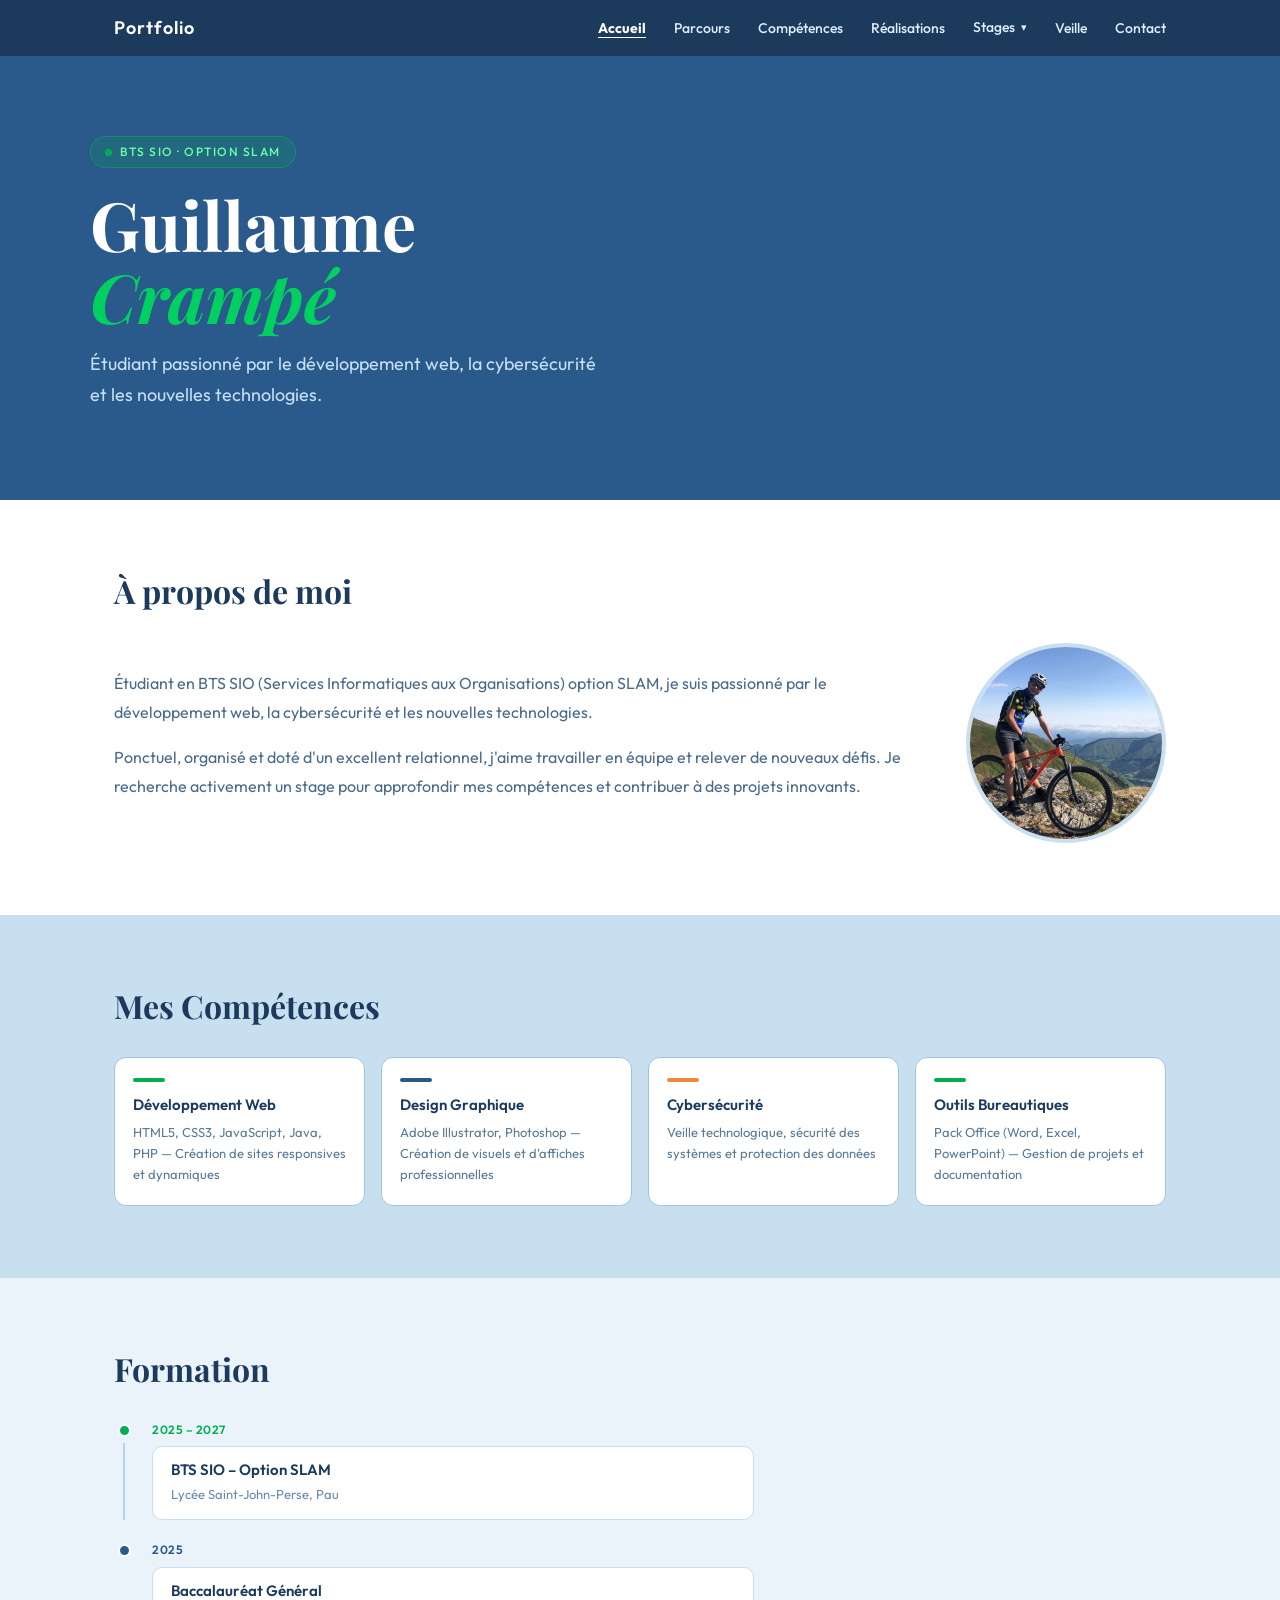
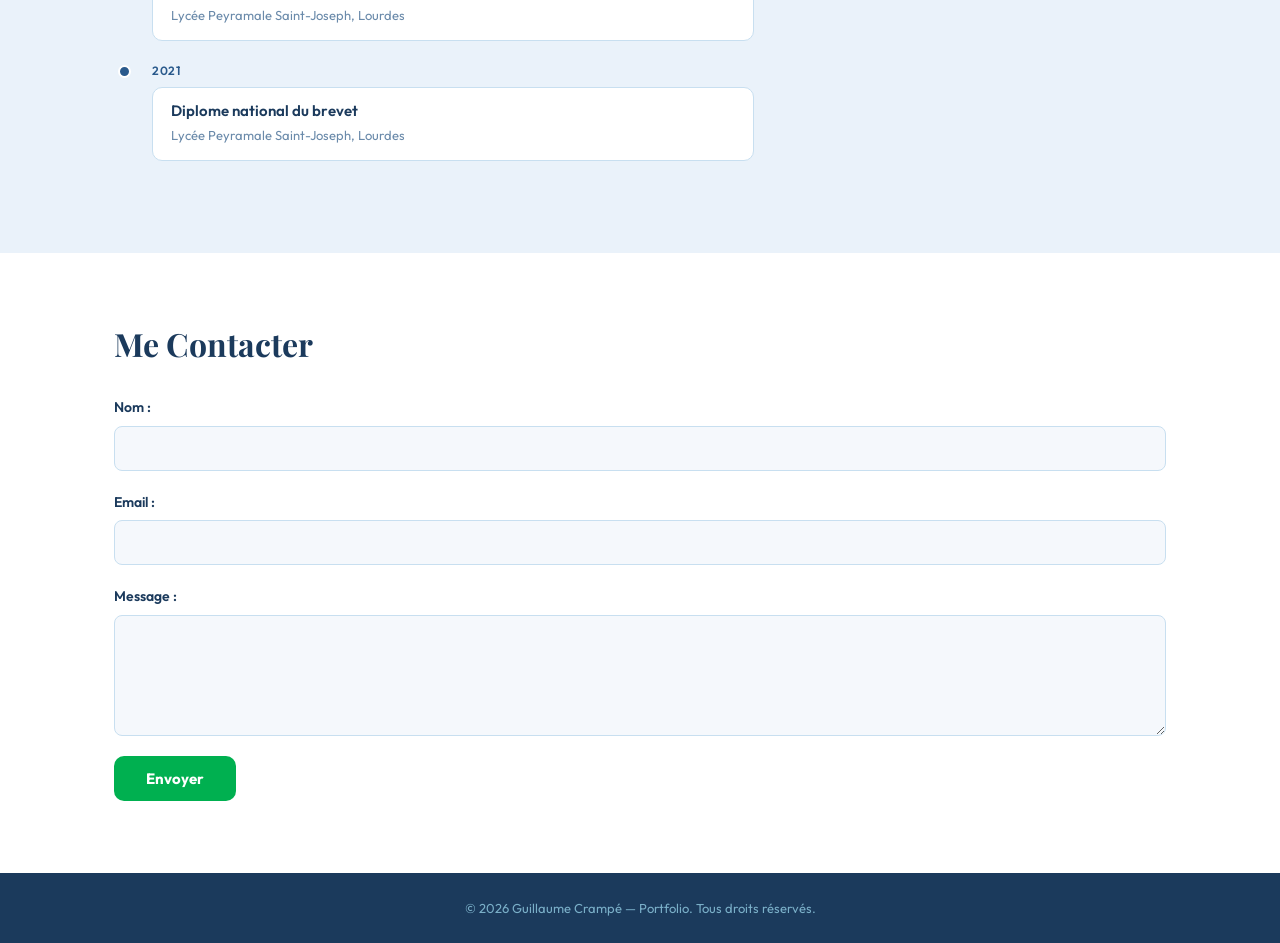
<file: index.html>
<!DOCTYPE html>
<html lang="fr">
<head>
    <meta charset="UTF-8">
    <meta name="viewport" content="width=device-width, initial-scale=1.0">
    <title>Portfolio — Guillaume Crampé</title>
    <link rel="preconnect" href="https://fonts.googleapis.com">
    <link rel="preconnect" href="https://fonts.gstatic.com" crossorigin>
    <link href="https://fonts.googleapis.com/css2?family=Playfair+Display:ital,wght@0,700;1,700&family=Outfit:wght@400;500;600;800&display=swap" rel="stylesheet">
    <link rel="stylesheet" href="css/style.css">
</head>
<body>

    <nav class="navbar">
        <div class="nav-container">
            <div class="logo"><a href="index.html" style="color:inherit;text-decoration:none;">Portfolio</a></div>
            <ul class="nav-menu">
                <li><a href="index.html" class="nav-link active">Accueil</a></li>
                <li><a href="pages/parcours.html" class="nav-link">Parcours</a></li>
                <li><a href="pages/competences.html" class="nav-link">Compétences</a></li>
                <li><a href="pages/realisations.html" class="nav-link">Réalisations</a></li>
                <li class="nav-item-dropdown"><a href="pages/stages/stage1.html" class="nav-link nav-dropdown-toggle">Stages <span class="dropdown-arrow">▾</span></a>
                    <ul class="nav-submenu">
                        <li><a href="pages/stages/stage1.html" class="nav-link">Stage de 1ère année</a></li>
                        <li><a href="pages/stages/stage2.html" class="nav-link">Stage de 2ème année</a></li>
                    </ul>
                </li>
                <li><a href="pages/veille.html" class="nav-link">Veille</a></li>
                <li><a href="pages/contact.html" class="nav-link">Contact</a></li>
            </ul>
            <div class="hamburger">
                <span></span>
                <span></span>
                <span></span>
            </div>
        </div>
    </nav>

    <header class="hero">
        <div class="hero-content">
            <div class="hero-badge">
                <span class="badge-dot"></span>
                BTS SIO · Option SLAM
            </div>
            <h1 class="hero-title">
                Guillaume
                <em>Crampé</em>
            </h1>
            <p class="hero-subtitle">Étudiant passionné par le développement web, la cybersécurité et les nouvelles technologies.</p>
        </div>
    </header>

    <main>

        <section class="about">
            <div class="container">
                <h2>À propos de moi</h2>
                <div class="about-content">
                    <div class="about-text">
                        <p>Étudiant en BTS SIO (Services Informatiques aux Organisations) option SLAM,
                        je suis passionné par le développement web, la cybersécurité et les nouvelles technologies.</p>
                        <p>Ponctuel, organisé et doté d'un excellent relationnel, j'aime travailler en équipe
                        et relever de nouveaux défis. Je recherche activement un stage pour approfondir mes
                        compétences et contribuer à des projets innovants.</p>
                    </div>
                    <div class="about-image">
                        <img src="images/profil.jpg" alt="Guillaume Crampé">
                    </div>
                </div>
            </div>
        </section>

        <section class="competences">
            <div class="container">
                <h2>Mes Compétences</h2>
                <div class="competences-grid">
                    <div class="competence-card">
                        <div class="card-bar bar-green"></div>
                        <h3>Développement Web</h3>
                        <p>HTML5, CSS3, JavaScript, Java, PHP
                        — Création de sites responsives et dynamiques</p>
                    </div>
                    <div class="competence-card">
                        <div class="card-bar bar-blue"></div>
                        <h3>Design Graphique</h3>
                        <p>Adobe Illustrator, Photoshop — Création de visuels et d'affiches professionnelles</p>
                    </div>
                    <div class="competence-card">
                        <div class="card-bar bar-orange"></div>
                        <h3>Cybersécurité</h3>
                        <p>Veille technologique, sécurité des systèmes et protection des données</p>
                    </div>
                    <div class="competence-card">
                        <div class="card-bar bar-green"></div>
                        <h3>Outils Bureautiques</h3>
                        <p>Pack Office (Word, Excel, PowerPoint) — Gestion de projets et documentation</p>
                    </div>
                </div>
            </div>
        </section>

        <section class="formation">
            <div class="container">
                <h2>Formation</h2>
                <div class="timeline">
                    <div class="timeline-item">
                        <div class="timeline-left">
                            <div class="timeline-dot dot-green"></div>
                            <div class="timeline-bar"></div>
                        </div>
                        <div class="timeline-right">
                            <p class="timeline-year year-green">2025 – 2027</p>
                            <div class="timeline-box">
                                <h4>BTS SIO – Option SLAM</h4>
                                <p>Lycée Saint-John-Perse, Pau</p>
                            </div>
                        </div>
                    </div>
                    <div class="timeline-item">
                        <div class="timeline-left">
                            <div class="timeline-dot dot-blue"></div>
                        </div>
                        <div class="timeline-right">
                            <p class="timeline-year year-blue">2025</p>
                            <div class="timeline-box">
                                <h4>Baccalauréat Général</h4>
                                <p>Lycée Peyramale Saint-Joseph, Lourdes</p>
                            </div>
                        </div>
                    </div>
                    <div class="timeline-item">
                        <div class="timeline-left">
                            <div class="timeline-dot dot-blue"></div>
                        </div>
                        <div class="timeline-right">
                            <p class="timeline-year year-blue">2021</p>
                            <div class="timeline-box">
                                <h4>Diplome national du brevet </h4>
                                <p>Lycée Peyramale Saint-Joseph, Lourdes</p>
                            </div>
                        </div>
                    </div>
                </div>
            </div>
        </section>

        <section id="contact" class="contact">
            <div class="container">
                <h2>Me Contacter</h2>
                <form id="contactForm" class="contact-form">
                    <div class="form-group">
                        <label for="nom">Nom :</label>
                        <input type="text" id="nom" name="nom" required>
                    </div>
                    <div class="form-group">
                        <label for="email">Email :</label>
                        <input type="email" id="email" name="email" required>
                    </div>
                    <div class="form-group">
                        <label for="message">Message :</label>
                        <textarea id="message" name="message" rows="5" required></textarea>
                    </div>
                    <button type="submit" class="btn btn-primary">Envoyer</button>
                </form>
            </div>
        </section>

    </main>

    <footer>
        <div class="container">
            <p>&copy; 2026 Guillaume Crampé — Portfolio. Tous droits réservés.</p>
        </div>
    </footer>

    <script src="js/main.js"></script>
</body>
</html>
</file>
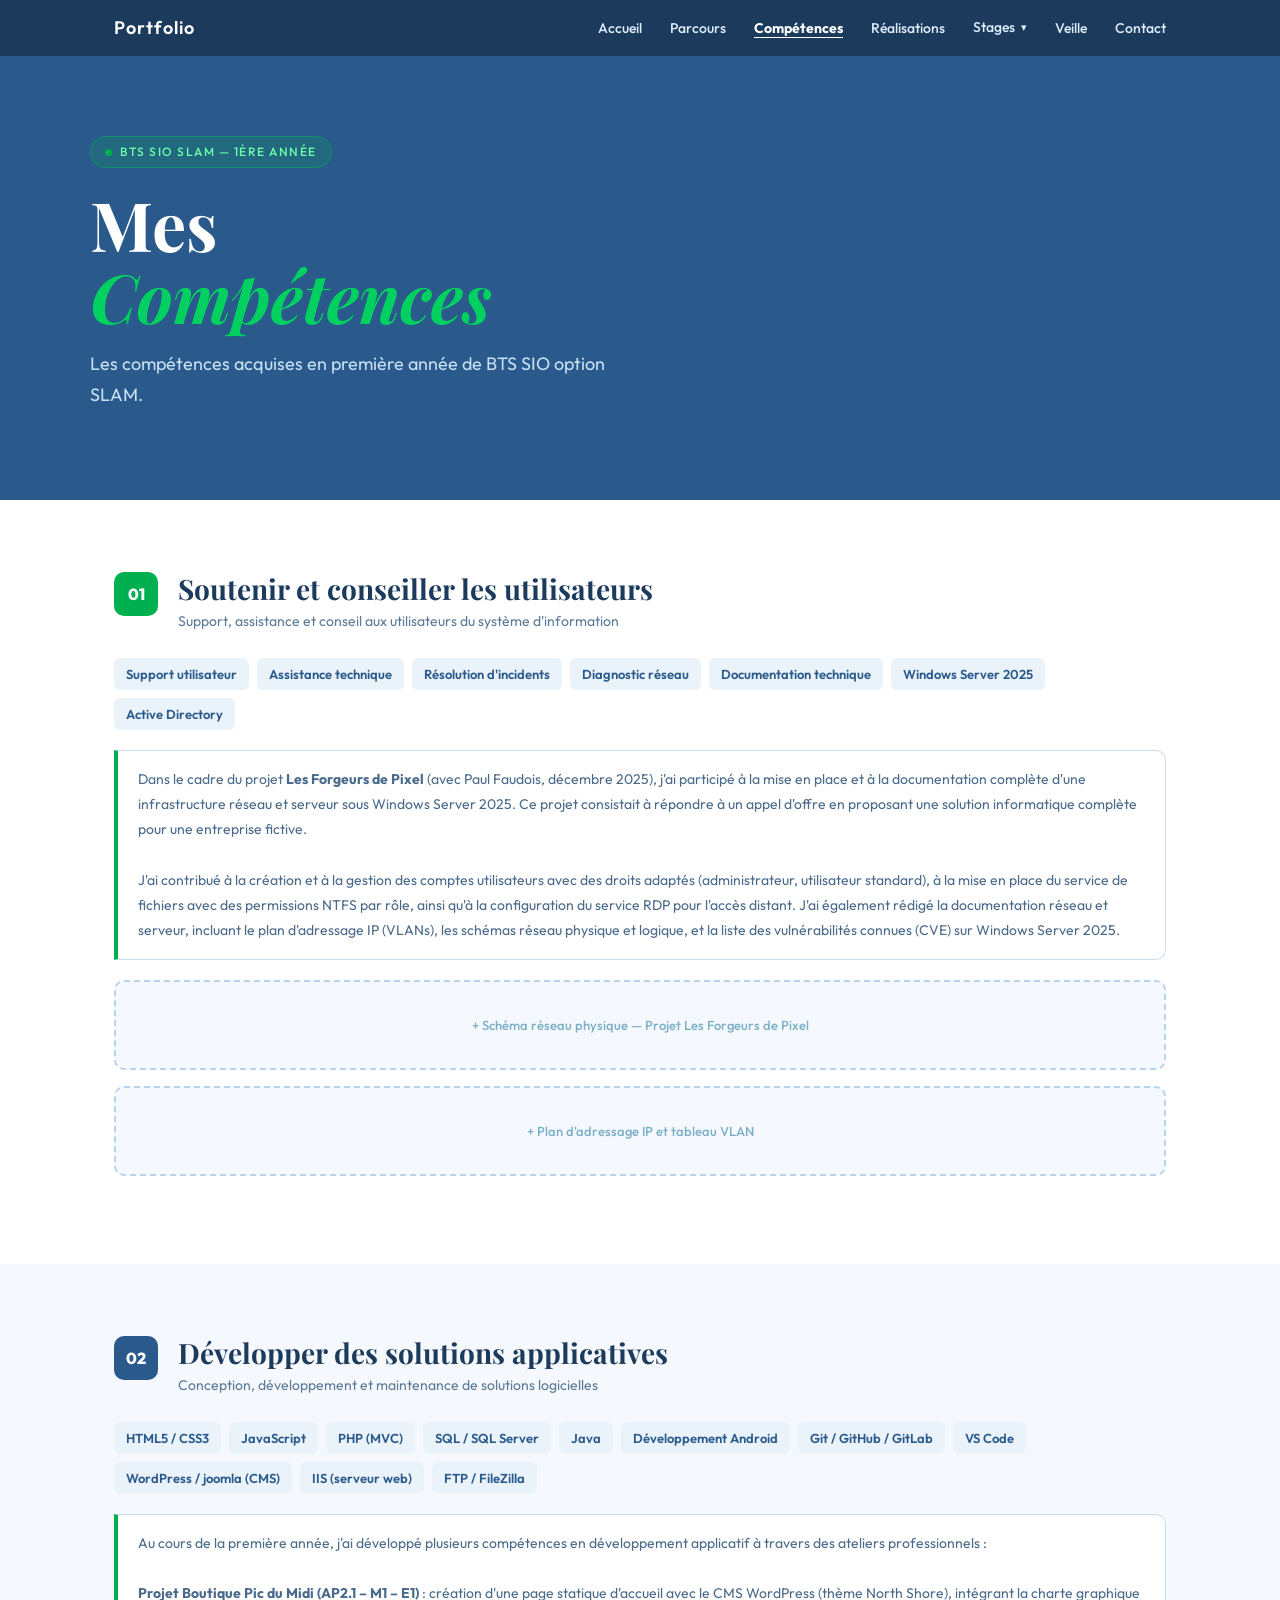
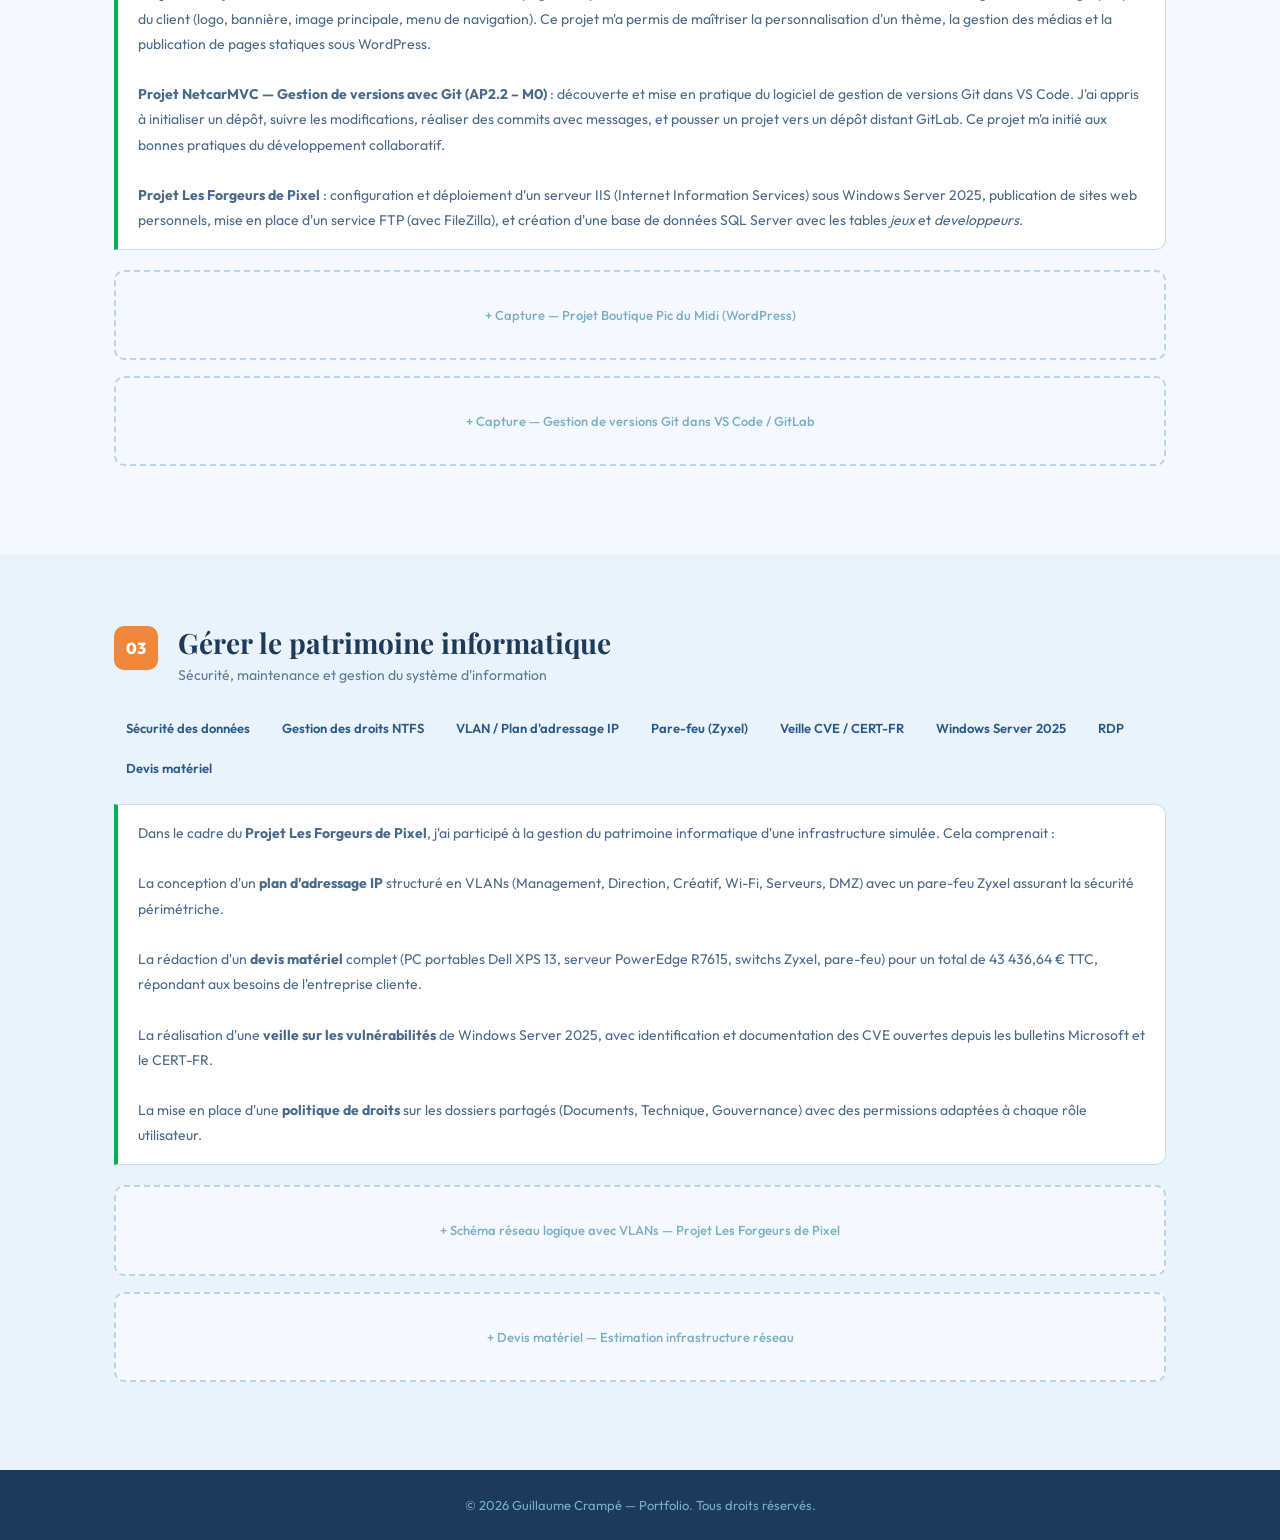
<file: pages/competences.html>
<!DOCTYPE html>
<html lang="fr">
<head>
    <meta charset="UTF-8">
    <meta name="viewport" content="width=device-width, initial-scale=1.0">
    <title>Compétences — Guillaume Crampé</title>
    <link rel="preconnect" href="https://fonts.googleapis.com">
    <link rel="preconnect" href="https://fonts.gstatic.com" crossorigin>
    <link href="https://fonts.googleapis.com/css2?family=Playfair+Display:ital,wght@0,700;1,700&family=Outfit:wght@400;500;600;800&display=swap" rel="stylesheet">
    <link rel="stylesheet" href="../css/style.css">
</head>
<body>

    <nav class="navbar">
        <div class="nav-container">
            <div class="logo"><a href="../index.html" style="color:inherit;text-decoration:none;">Portfolio</a></div>
            <ul class="nav-menu">
                <li><a href="../index.html" class="nav-link ">Accueil</a></li>
                <li><a href="parcours.html" class="nav-link">Parcours</a></li>
                <li><a href="competences.html" class="nav-link active">Compétences</a></li>
                <li><a href="realisations.html" class="nav-link">Réalisations</a></li>
                <li class="nav-item-dropdown"><a href="stages/stage1.html" class="nav-link nav-dropdown-toggle">Stages <span class="dropdown-arrow">▾</span></a>
                    <ul class="nav-submenu">
                        <li><a href="stages/stage1.html" class="nav-link">Stage de 1ère année</a></li>
                        <li><a href="stages/stage2.html" class="nav-link">Stage de 2ème année</a></li>
                    </ul>
                </li>
                <li><a href="veille.html" class="nav-link">Veille</a></li>
                <li><a href="contact.html" class="nav-link">Contact</a></li>
            </ul>
            <div class="hamburger">
                <span></span>
                <span></span>
                <span></span>
            </div>
        </div>
    </nav>

    <header class="hero">
        <div class="hero-content">
            <div class="hero-badge"><span class="badge-dot"></span>BTS SIO SLAM — 1ère année</div>
            <h1 class="hero-title">Mes<em>Compétences</em></h1>
            <p class="hero-subtitle">Les compétences acquises en première année de BTS SIO option SLAM.</p>
        </div>
    </header>

    <main>

        <!-- BLOC 1 -->
        <section class="page-section">
            <div class="container">
                <div class="bloc-header">
                    <div class="bloc-number" style="background:#00b050;">01</div>
                    <div>
                        <h2 class="section-title" style="margin-bottom:4px;">Soutenir et conseiller les utilisateurs</h2>
                        <p class="bloc-sub">Support, assistance et conseil aux utilisateurs du système d'information</p>
                    </div>
                </div>

                <div class="skills-tags">
                    <span class="skill-tag">Support utilisateur</span>
                    <span class="skill-tag">Assistance technique</span>
                    <span class="skill-tag">Résolution d'incidents</span>
                    <span class="skill-tag">Diagnostic réseau</span>
                    <span class="skill-tag">Documentation technique</span>
                    <span class="skill-tag">Windows Server 2025</span>
                    <span class="skill-tag">Active Directory</span>
                </div>

                <div class="competence-detail">
                    <p>
                        Dans le cadre du projet <strong>Les Forgeurs de Pixel</strong> (avec Paul Faudois, décembre 2025), j'ai participé à la mise en place et à la documentation complète d'une infrastructure réseau et serveur sous Windows Server 2025. Ce projet consistait à répondre à un appel d'offre en proposant une solution informatique complète pour une entreprise fictive.
                        <br><br>
                        J'ai contribué à la création et à la gestion des comptes utilisateurs avec des droits adaptés (administrateur, utilisateur standard), à la mise en place du service de fichiers avec des permissions NTFS par rôle, ainsi qu'à la configuration du service RDP pour l'accès distant. J'ai également rédigé la documentation réseau et serveur, incluant le plan d'adressage IP (VLANs), les schémas réseau physique et logique, et la liste des vulnérabilités connues (CVE) sur Windows Server 2025.
                    </p>
                </div>

                <div class="img-placeholder">
                    <p>+ Schéma réseau physique — Projet Les Forgeurs de Pixel</p>
                </div>
                <div class="img-placeholder">
                    <p>+ Plan d'adressage IP et tableau VLAN</p>
                </div>
            </div>
        </section>

        <!-- BLOC 2 -->
        <section class="page-section bg-light">
            <div class="container">
                <div class="bloc-header">
                    <div class="bloc-number" style="background:#2a5a8c;">02</div>
                    <div>
                        <h2 class="section-title" style="margin-bottom:4px;">Développer des solutions applicatives</h2>
                        <p class="bloc-sub">Conception, développement et maintenance de solutions logicielles</p>
                    </div>
                </div>

                <div class="skills-tags">
                    <span class="skill-tag">HTML5 / CSS3</span>
                    <span class="skill-tag">JavaScript</span>
                    <span class="skill-tag">PHP (MVC)</span>
                    <span class="skill-tag">SQL / SQL Server</span>
                    <span class="skill-tag">Java</span>
                    <span class="skill-tag">Développement Android</span>
                    <span class="skill-tag">Git / GitHub / GitLab</span>
                    <span class="skill-tag">VS Code</span>
                    <span class="skill-tag">WordPress / joomla (CMS)</span>
                    <span class="skill-tag">IIS (serveur web)</span>
                    <span class="skill-tag">FTP / FileZilla</span>
                </div>

                <div class="competence-detail">
                    <p>
                        Au cours de la première année, j'ai développé plusieurs compétences en développement applicatif à travers des ateliers professionnels :
                        <br><br>
                        <strong>Projet Boutique Pic du Midi (AP2.1 – M1 – E1)</strong> : création d'une page statique d'accueil avec le CMS WordPress (thème North Shore), intégrant la charte graphique du client (logo, bannière, image principale, menu de navigation). Ce projet m'a permis de maîtriser la personnalisation d'un thème, la gestion des médias et la publication de pages statiques sous WordPress.
                        <br><br>
                        <strong>Projet NetcarMVC — Gestion de versions avec Git (AP2.2 – M0)</strong> : découverte et mise en pratique du logiciel de gestion de versions Git dans VS Code. J'ai appris à initialiser un dépôt, suivre les modifications, réaliser des commits avec messages, et pousser un projet vers un dépôt distant GitLab. Ce projet m'a initié aux bonnes pratiques du développement collaboratif.
                        <br><br>
                        <strong>Projet Les Forgeurs de Pixel</strong> : configuration et déploiement d'un serveur IIS (Internet Information Services) sous Windows Server 2025, publication de sites web personnels, mise en place d'un service FTP (avec FileZilla), et création d'une base de données SQL Server avec les tables <em>jeux</em> et <em>developpeurs</em>.
                    </p>
                </div>

                <div class="img-placeholder">
                    <p>+ Capture — Projet Boutique Pic du Midi (WordPress)</p>
                </div>
                <div class="img-placeholder">
                    <p>+ Capture — Gestion de versions Git dans VS Code / GitLab</p>
                </div>
            </div>
        </section>

        <!-- BLOC 3 -->
        <section class="page-section bg-lighter">
            <div class="container">
                <div class="bloc-header">
                    <div class="bloc-number" style="background:#f0873a;">03</div>
                    <div>
                        <h2 class="section-title" style="margin-bottom:4px;">Gérer le patrimoine informatique</h2>
                        <p class="bloc-sub">Sécurité, maintenance et gestion du système d'information</p>
                    </div>
                </div>

                <div class="skills-tags">
                    <span class="skill-tag">Sécurité des données</span>
                    <span class="skill-tag">Gestion des droits NTFS</span>
                    <span class="skill-tag">VLAN / Plan d'adressage IP</span>
                    <span class="skill-tag">Pare-feu (Zyxel)</span>
                    <span class="skill-tag">Veille CVE / CERT-FR</span>
                    <span class="skill-tag">Windows Server 2025</span>
                    <span class="skill-tag">RDP</span>
                    <span class="skill-tag">Devis matériel</span>
                </div>

                <div class="competence-detail">
                    <p>
                        Dans le cadre du <strong>Projet Les Forgeurs de Pixel</strong>, j'ai participé à la gestion du patrimoine informatique d'une infrastructure simulée. Cela comprenait :
                        <br><br>
                        La conception d'un <strong>plan d'adressage IP</strong> structuré en VLANs (Management, Direction, Créatif, Wi-Fi, Serveurs, DMZ) avec un pare-feu Zyxel assurant la sécurité périmétriche.
                        <br><br>
                        La rédaction d'un <strong>devis matériel</strong> complet (PC portables Dell XPS 13, serveur PowerEdge R7615, switchs Zyxel, pare-feu) pour un total de 43 436,64 € TTC, répondant aux besoins de l'entreprise cliente.
                        <br><br>
                        La réalisation d'une <strong>veille sur les vulnérabilités</strong> de Windows Server 2025, avec identification et documentation des CVE ouvertes depuis les bulletins Microsoft et le CERT-FR.
                        <br><br>
                        La mise en place d'une <strong>politique de droits</strong> sur les dossiers partagés (Documents, Technique, Gouvernance) avec des permissions adaptées à chaque rôle utilisateur.
                    </p>
                </div>

                <div class="img-placeholder">
                    <p>+ Schéma réseau logique avec VLANs — Projet Les Forgeurs de Pixel</p>
                </div>
                <div class="img-placeholder">
                    <p>+ Devis matériel — Estimation infrastructure réseau</p>
                </div>
            </div>
        </section>

    </main>

    <footer>
        <div class="container">
            <p>&copy; 2026 Guillaume Crampé — Portfolio. Tous droits réservés.</p>
        </div>
    </footer>

    <script src="../js/main.js"></script>
</body>
</html>
</file>
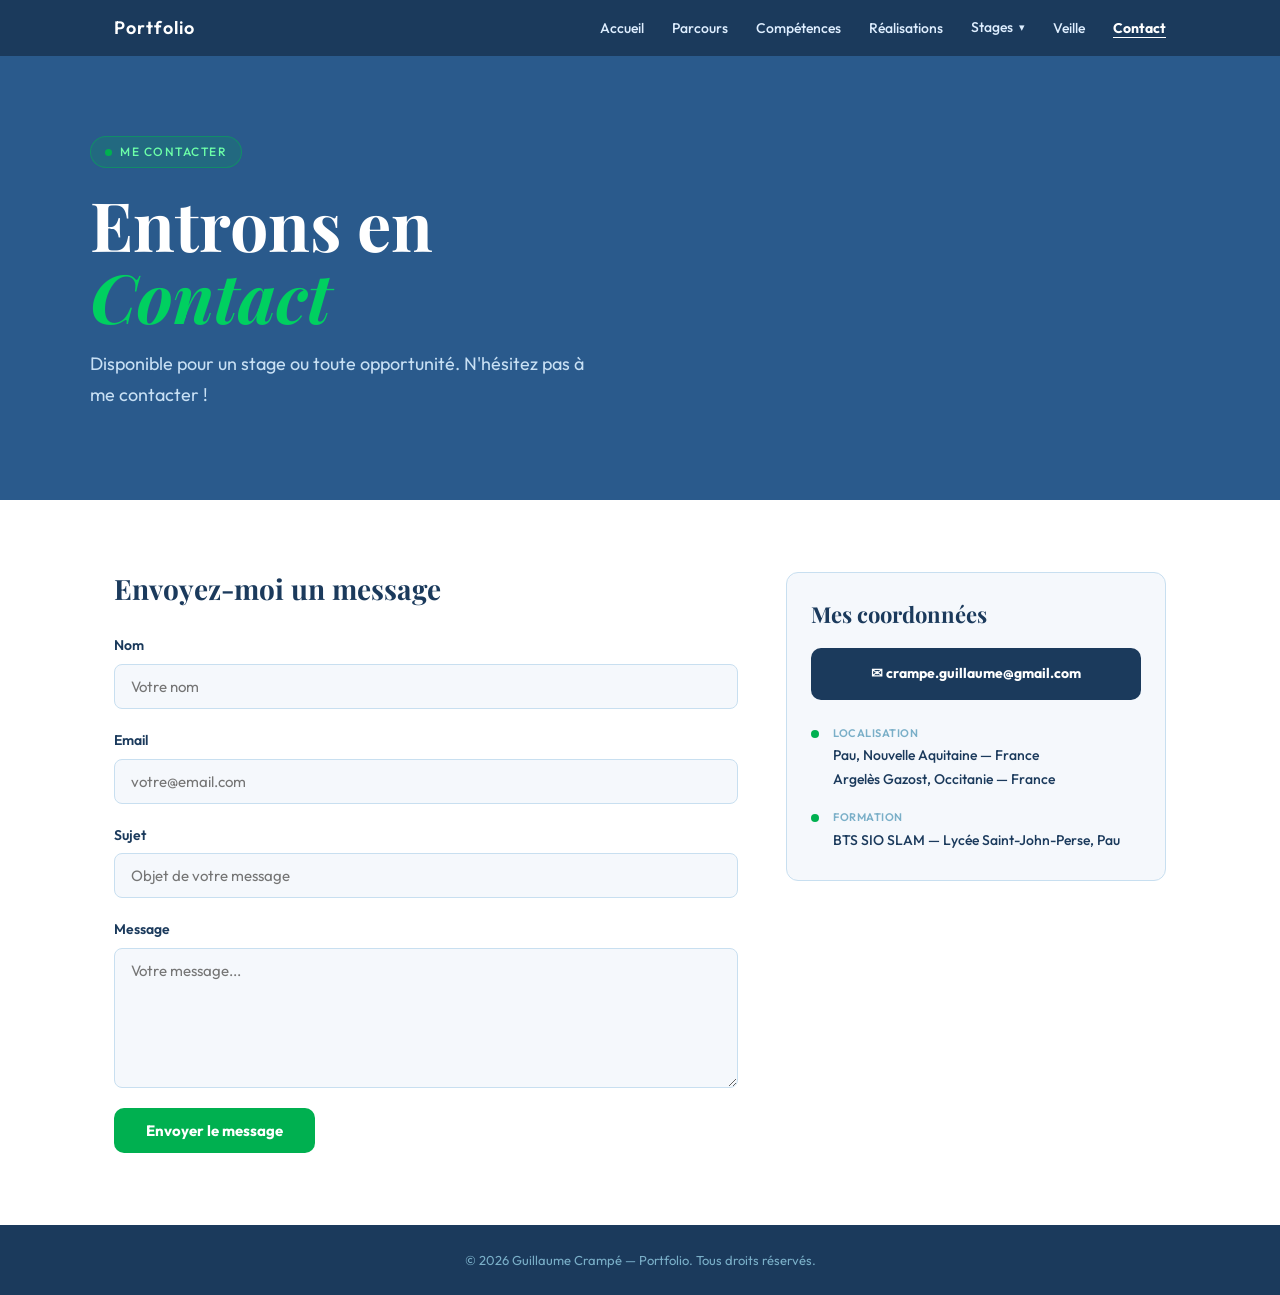
<file: pages/contact.html>
<!DOCTYPE html>
<html lang="fr">
<head>
    <meta charset="UTF-8">
    <meta name="viewport" content="width=device-width, initial-scale=1.0">
    <title>Contact — Guillaume Crampé</title>
    <link rel="preconnect" href="https://fonts.googleapis.com">
    <link rel="preconnect" href="https://fonts.gstatic.com" crossorigin>
    <link href="https://fonts.googleapis.com/css2?family=Playfair+Display:ital,wght@0,700;1,700&family=Outfit:wght@400;500;600;800&display=swap" rel="stylesheet">
    <link rel="stylesheet" href="../css/style.css">
</head>
<body>

   <nav class="navbar">
        <div class="nav-container">
            <div class="logo"><a href="../index.html" style="color:inherit;text-decoration:none;">Portfolio</a></div>
            <ul class="nav-menu">
                <li><a href="../index.html" class="nav-link ">Accueil</a></li>
                <li><a href="parcours.html" class="nav-link">Parcours</a></li>
                <li><a href="competences.html" class="nav-link">Compétences</a></li>
                <li><a href="realisations.html" class="nav-link">Réalisations</a></li>
                <li class="nav-item-dropdown"><a href="stages/stage1.html" class="nav-link nav-dropdown-toggle">Stages <span class="dropdown-arrow">▾</span></a>
                    <ul class="nav-submenu">
                        <li><a href="stages/stage1.html" class="nav-link">Stage de 1ère année</a></li>
                        <li><a href="stages/stage2.html" class="nav-link">Stage de 2ème année</a></li>
                    </ul>
                </li>
                <li><a href="veille.html" class="nav-link">Veille</a></li>
                <li><a href="contact.html" class="nav-link active">Contact</a></li>
            </ul>
            <div class="hamburger">
                <span></span>
                <span></span>
                <span></span>
            </div>
        </div>
    </nav>

    <header class="hero">
        <div class="hero-content">
            <div class="hero-badge"><span class="badge-dot"></span>Me contacter</div>
            <h1 class="hero-title">Entrons en<em>Contact</em></h1>
            <p class="hero-subtitle">Disponible pour un stage ou toute opportunité. N'hésitez pas à me contacter !</p>
        </div>
    </header>

    <main>

        <section class="page-section">
            <div class="container">
                <div class="contact-layout">

                    <!-- FORMULAIRE -->
                    <div class="contact-form-wrap">
                        <h2 class="section-title">Envoyez-moi un message</h2>
                        <form id="contactForm" class="contact-form">
                            <div class="form-group">
                                <label for="nom">Nom</label>
                                <input type="text" id="nom" name="nom" placeholder="Votre nom" required>
                            </div>
                            <div class="form-group">
                                <label for="email">Email</label>
                                <input type="email" id="email" name="email" placeholder="votre@email.com" required>
                            </div>
                            <div class="form-group">
                                <label for="sujet">Sujet</label>
                                <input type="text" id="sujet" name="sujet" placeholder="Objet de votre message" required>
                            </div>
                            <div class="form-group">
                                <label for="message">Message</label>
                                <textarea id="message" name="message" rows="6" placeholder="Votre message..." required></textarea>
                            </div>
                            <button type="submit" class="btn btn-primary">Envoyer le message</button>
                        </form>
                    </div>

                    <!-- INFOS CONTACT -->
                    <div class="contact-infos">
                        <h2 class="section-title">Mes coordonnées</h2>

                        <a href="mailto:crampe.guillaume@gmail.com" class="btn-email">
                            ✉ crampe.guillaume@gmail.com
                        </a>

                        <div class="info-list">
                            <div class="info-item">
                                <div class="info-dot"></div>
                                <div>
                                    <p class="info-label">Localisation</p>
                                    <p class="info-value">Pau, Nouvelle Aquitaine — France</p>
                                    <p class="info-value">Argelès Gazost, Occitanie — France</p>
                                </div>
                            </div>
                            <div class="info-item">
                                <div class="info-dot"></div>
                                <div>
                                    <p class="info-label">Formation</p>
                                    <p class="info-value">BTS SIO SLAM — Lycée Saint-John-Perse, Pau</p>
                                </div>
                            </div>
                        </div>
                    </div>

                </div>
            </div>
        </section>

    </main>

    <footer>
        <div class="container">
            <p>&copy; 2026 Guillaume Crampé — Portfolio. Tous droits réservés.</p>
        </div>
    </footer>

    <script src="../js/main.js"></script>
</body>
</html>
</file>
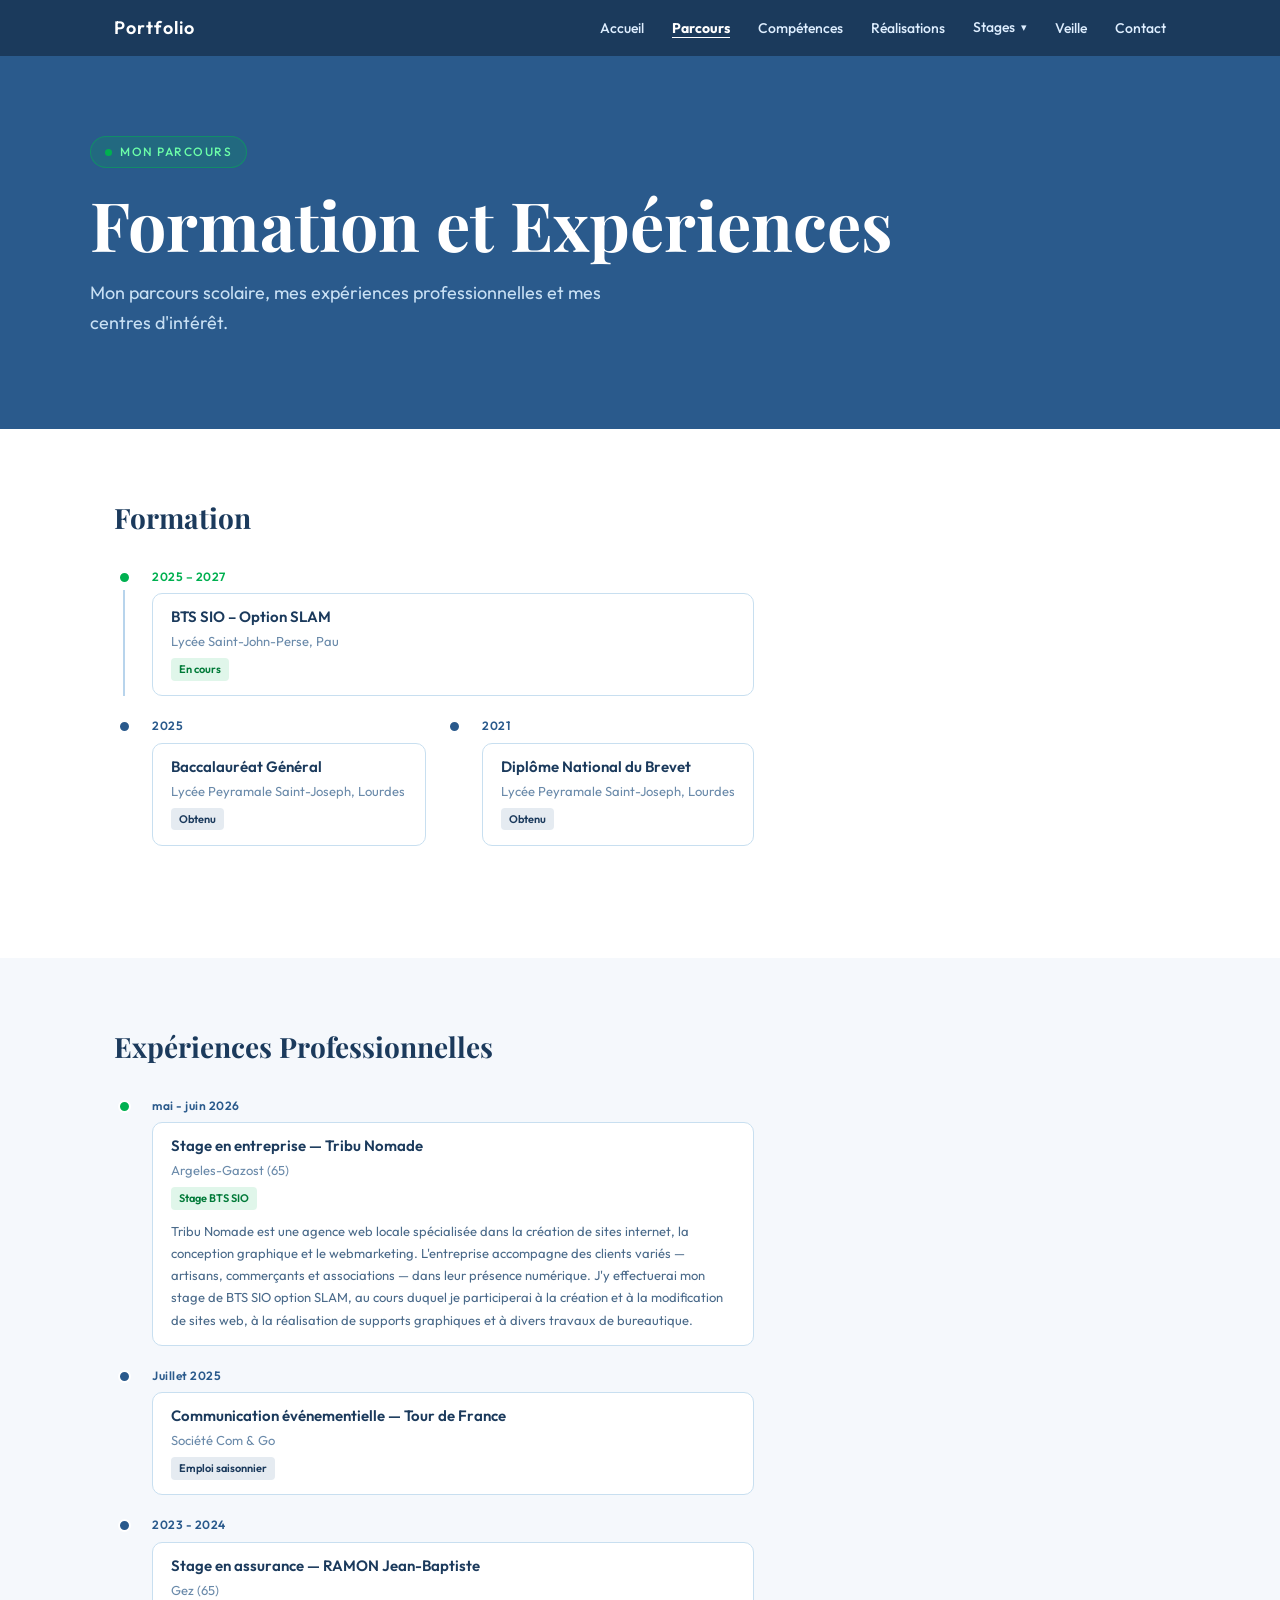
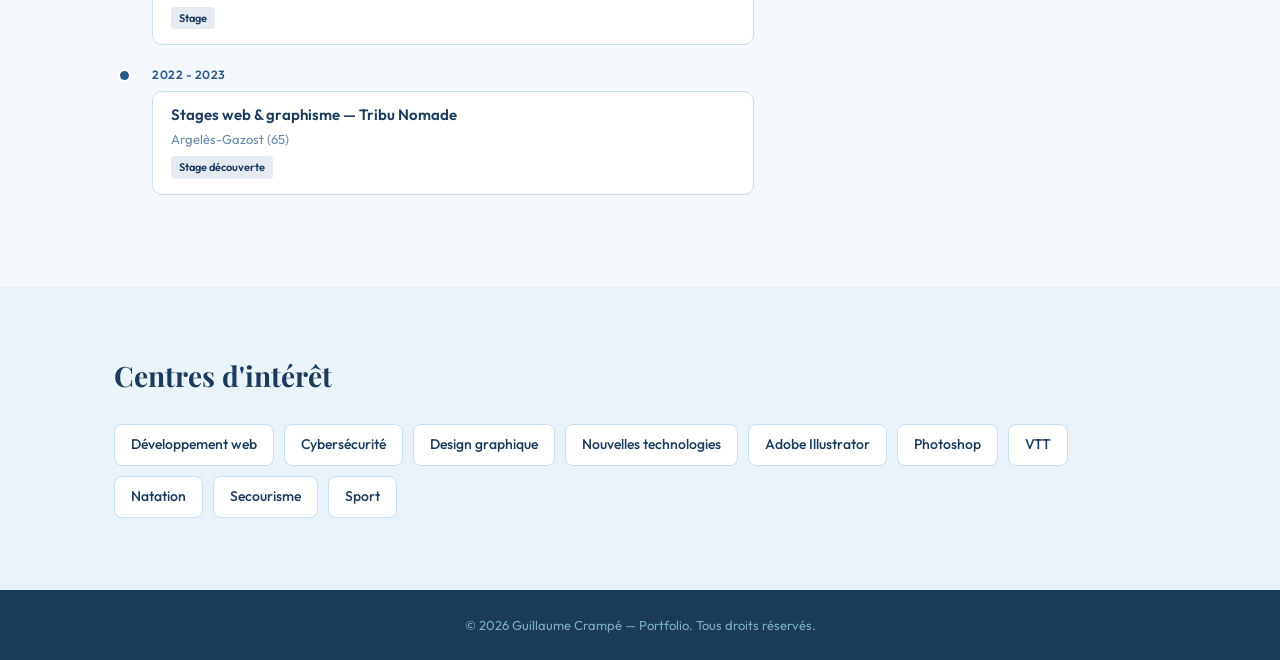
<file: pages/parcours.html>
<!DOCTYPE html>
<html lang="fr">
<head>
    <meta charset="UTF-8">
    <meta name="viewport" content="width=device-width, initial-scale=1.0">
    <title>Parcours — Guillaume Crampé</title>
    <link rel="preconnect" href="https://fonts.googleapis.com">
    <link rel="preconnect" href="https://fonts.gstatic.com" crossorigin>
    <link href="https://fonts.googleapis.com/css2?family=Playfair+Display:ital,wght@0,700;1,700&family=Outfit:wght@400;500;600;800&display=swap" rel="stylesheet">
    <link rel="stylesheet" href="../css/style.css">
</head>
<body>

    <nav class="navbar">
        <div class="nav-container">
            <div class="logo"><a href="../index.html" style="color:inherit;text-decoration:none;">Portfolio</a></div>
            <ul class="nav-menu">
                <li><a href="../index.html" class="nav-link ">Accueil</a></li>
                <li><a href="parcours.html" class="nav-link active">Parcours</a></li>
                <li><a href="competences.html" class="nav-link">Compétences</a></li>
                <li><a href="realisations.html" class="nav-link">Réalisations</a></li>
                <li class="nav-item-dropdown"><a href="stages/stage1.html" class="nav-link nav-dropdown-toggle">Stages <span class="dropdown-arrow">▾</span></a>
                    <ul class="nav-submenu">
                        <li><a href="stages/stage1.html" class="nav-link">Stage de 1ère année</a></li>
                        <li><a href="stages/stage2.html" class="nav-link">Stage de 2ème année</a></li>
                    </ul>
                </li>
                <li><a href="veille.html" class="nav-link">Veille</a></li>
                <li><a href="contact.html" class="nav-link">Contact</a></li>
            </ul>
            <div class="hamburger">
                <span></span>
                <span></span>
                <span></span>
            </div>
        </div>
    </nav>

    <header class="hero">
        <div class="hero-content">
            <div class="hero-badge"><span class="badge-dot"></span>Mon Parcours</div>
            <h1 class="hero-title">Formation et Expériences </h1>
            <p class="hero-subtitle">Mon parcours scolaire, mes expériences professionnelles et mes centres d'intérêt.</p>
        </div>
    </header>

    <main>

        <section class="page-section">
            <div class="container">
                <h2 class="section-title">Formation</h2>
                <div class="timeline">
                    <div class="timeline-item">
                        <div class="timeline-left">
                            <div class="timeline-dot dot-green"></div>
                            <div class="timeline-bar"></div>
                        </div>
                        <div class="timeline-right">
                            <p class="timeline-year year-green">2025 – 2027</p>
                            <div class="timeline-box">
                                <h4>BTS SIO – Option SLAM</h4>
                                <p>Lycée Saint-John-Perse, Pau</p>
                                <span class="tag tag-green">En cours</span>
                            </div>
                        </div>
                    </div>
                    <div class="timeline-item">
                        <div class="timeline-left">
                            <div class="timeline-dot dot-blue"></div>
                        </div>
                        <div class="timeline-right">
                            <p class="timeline-year year-blue">2025</p>
                            <div class="timeline-box">
                                <h4>Baccalauréat Général</h4>
                                <p>Lycée Peyramale Saint-Joseph, Lourdes</p>
                                <span class="tag tag-blue">Obtenu</span>
                            </div>
                        </div>
                    <div class="timeline-item">
                        <div class="timeline-left">
                            <div class="timeline-dot dot-blue"></div>
                        </div>
                        <div class="timeline-right">
                            <p class="timeline-year year-blue">2021</p>
                            <div class="timeline-box">
                                <h4>Diplôme National du Brevet</h4>
                                <p>Lycée Peyramale Saint-Joseph, Lourdes</p>
                                <span class="tag tag-blue">Obtenu</span>
                            </div>
                        </div>
                    </div>
                </div>
            </div>
        </section>

        <section class="page-section bg-light">
            <div class="container">
                <h2 class="section-title">Expériences Professionnelles</h2>
                <div class="timeline">
                    <div class="timeline-item">
                        <div class="timeline-left">
                            <div class="timeline-dot dot-green"></div>
                        </div>
                        <div class="timeline-right">
                            <p class="timeline-year year-blue">mai - juin 2026</p>
                            <div class="timeline-box">
                                <h4>Stage en entreprise — Tribu Nomade</h4>
                                <p>Argeles-Gazost (65)</p>
                                <span class="tag tag-green">Stage BTS SIO</span>
                                <p style="margin-top:10px; font-size:13px; color:#4a6a8a; line-height:1.7;">
                                    Tribu Nomade est une agence web locale spécialisée dans la création de sites internet, la conception graphique et le webmarketing. L'entreprise accompagne des clients variés — artisans, commerçants et associations — dans leur présence numérique. J'y effectuerai mon stage de BTS SIO option SLAM, au cours duquel je participerai à la création et à la modification de sites web, à la réalisation de supports graphiques et à divers travaux de bureautique.
                                </p>
                            </div>
                        </div>   
                    </div>
                    <div class="timeline-item">
            <div class="timeline-left">
                <div class="timeline-dot dot-blue"></div>
            </div>

            <div class="timeline-right">
                <p class="timeline-year year-blue">Juillet 2025</p>

                <div class="timeline-box">
                    <h4>Communication événementielle — Tour de France</h4>
                    <p>Société Com & Go</p>

                    <span class="tag tag-blue">Emploi saisonnier</span>
                </div>
            </div>
        </div>

        <!-- ASSURANCE -->
        <div class="timeline-item">
            <div class="timeline-left">
                <div class="timeline-dot dot-blue"></div>
            </div>

            <div class="timeline-right">
                <p class="timeline-year year-blue">2023 - 2024</p>

                <div class="timeline-box">
                    <h4>Stage en assurance — RAMON Jean-Baptiste</h4>
                    <p>Gez (65)</p>

                    <span class="tag tag-blue">Stage</span>
                </div>
            </div>
        </div>

        <!-- TRIBU NOMADE -->
        <div class="timeline-item">
            <div class="timeline-left">
                <div class="timeline-dot dot-blue"></div>
            </div>

            <div class="timeline-right">
                <p class="timeline-year year-blue">2022 - 2023</p>

                <div class="timeline-box">
                    <h4>Stages web & graphisme — Tribu Nomade</h4>
                    <p>Argelès-Gazost (65)</p>

                    <span class="tag tag-blue">Stage découverte</span>
                </div>
            </div>
        </div>

                </div>
            </div>
        </section>

        <section class="page-section bg-lighter">
            <div class="container">
                <h2 class="section-title">Centres d'intérêt</h2>
                <div class="tags-grid">
                    <span class="interest-tag">Développement web</span>
                    <span class="interest-tag">Cybersécurité</span>
                    <span class="interest-tag">Design graphique</span>
                    <span class="interest-tag">Nouvelles technologies</span>
                    <span class="interest-tag">Adobe Illustrator</span>
                    <span class="interest-tag">Photoshop</span>
                    <span class="interest-tag">VTT</span>
                    <span class="interest-tag">Natation</span>
                    <span class="interest-tag">Secourisme</span>
                    <span class="interest-tag">Sport</span>
                </div>
            </div>
        </section>

    </main>

    <footer>
        <div class="container">
            <p>&copy; 2026 Guillaume Crampé — Portfolio. Tous droits réservés.</p>
        </div>
    </footer>

    <script src="../js/main.js"></script>
</body>
</html>
</file>
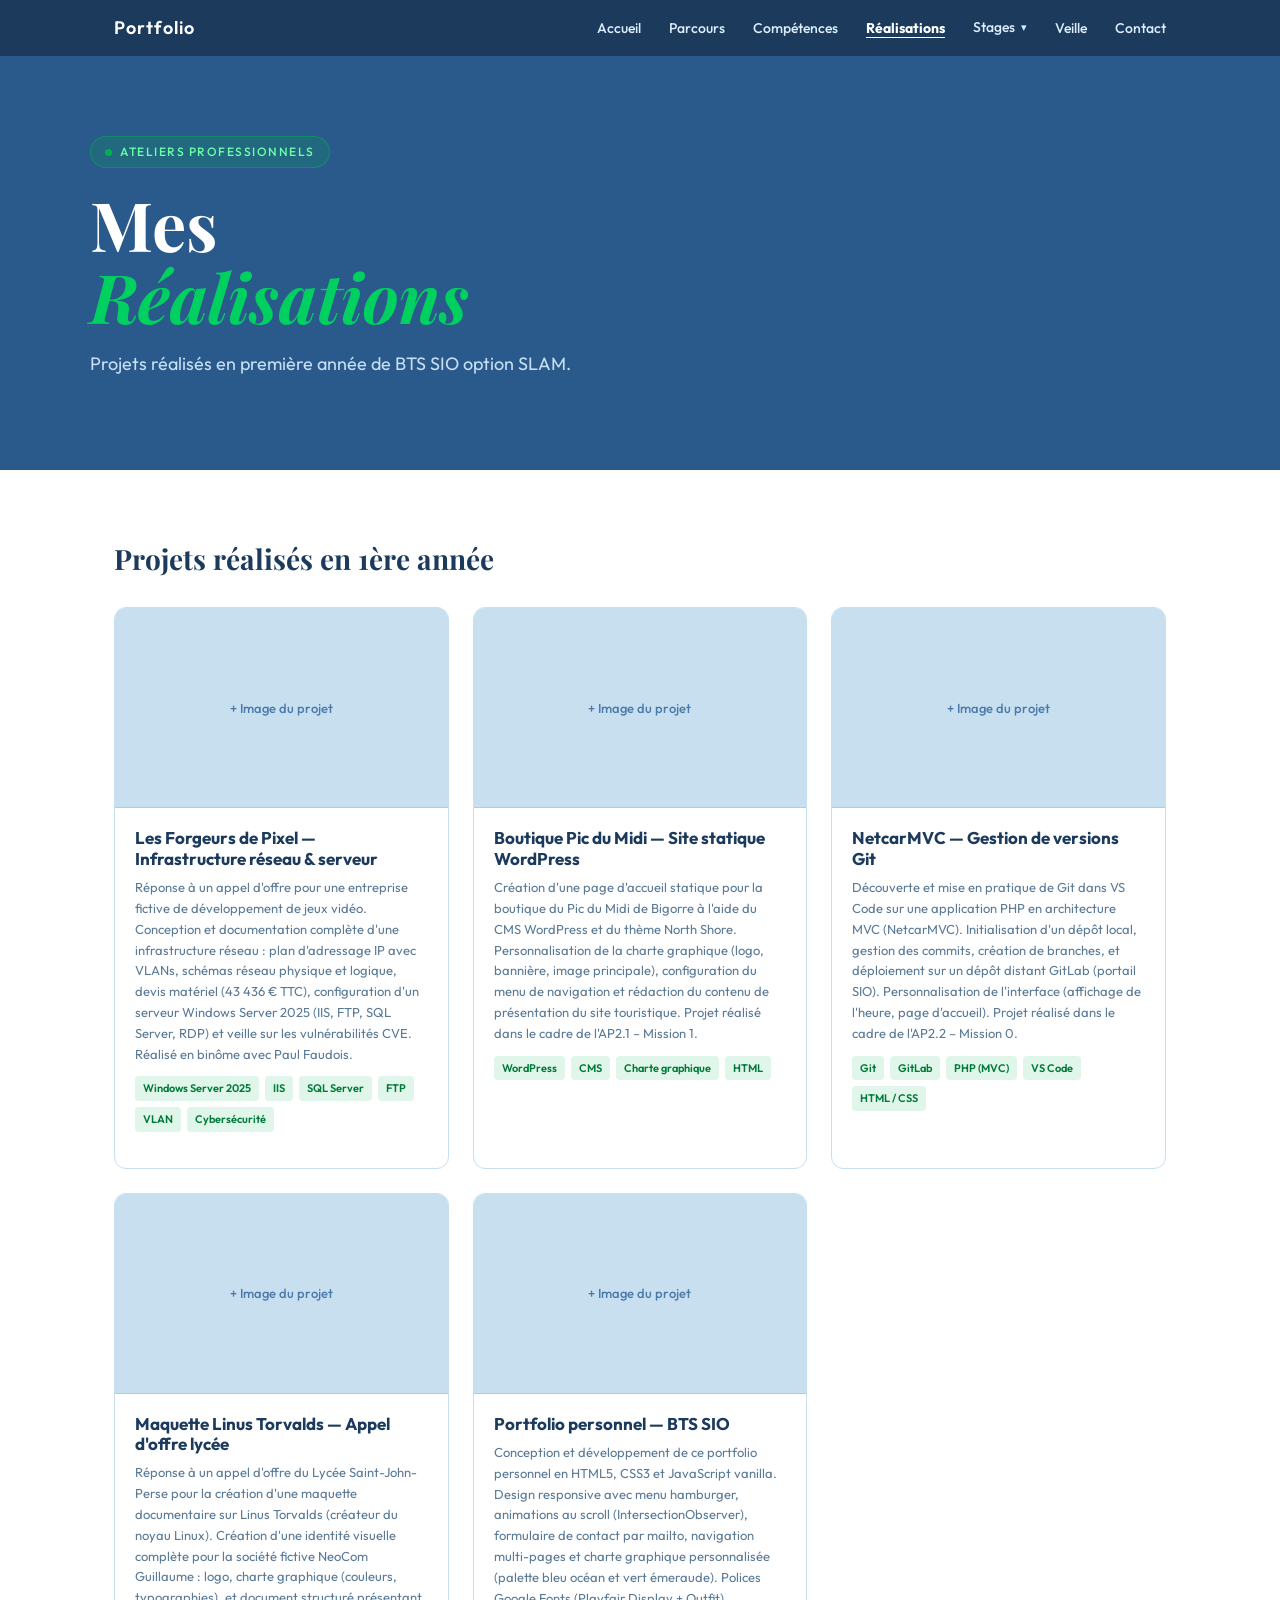
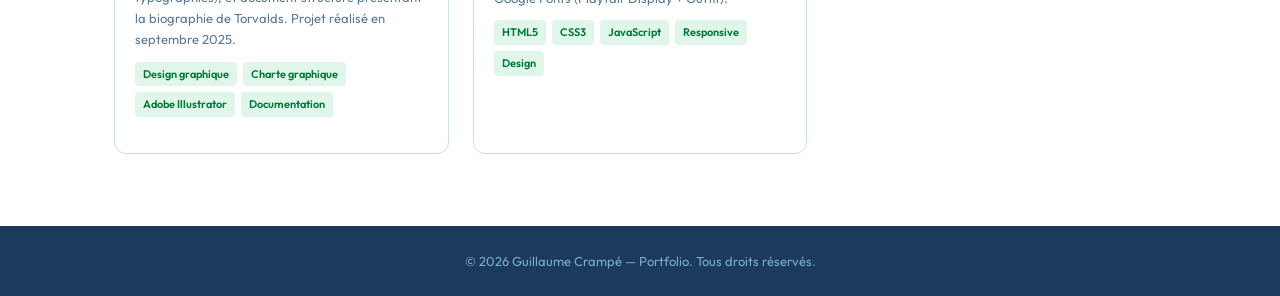
<file: pages/realisations.html>
<!DOCTYPE html>
<html lang="fr">
<head>
    <meta charset="UTF-8">
    <meta name="viewport" content="width=device-width, initial-scale=1.0">
    <title>Réalisations — Guillaume Crampé</title>
    <link rel="preconnect" href="https://fonts.googleapis.com">
    <link rel="preconnect" href="https://fonts.gstatic.com" crossorigin>
    <link href="https://fonts.googleapis.com/css2?family=Playfair+Display:ital,wght@0,700;1,700&family=Outfit:wght@400;500;600;800&display=swap" rel="stylesheet">
    <link rel="stylesheet" href="../css/style.css">
</head>
<body>

   <nav class="navbar">
        <div class="nav-container">
            <div class="logo"><a href="../index.html" style="color:inherit;text-decoration:none;">Portfolio</a></div>
            <ul class="nav-menu">
                <li><a href="../index.html" class="nav-link ">Accueil</a></li>
                <li><a href="parcours.html" class="nav-link">Parcours</a></li>
                <li><a href="competences.html" class="nav-link">Compétences</a></li>
                <li><a href="realisations.html" class="nav-link active">Réalisations</a></li>
                <li class="nav-item-dropdown"><a href="stages/stage1.html" class="nav-link nav-dropdown-toggle">Stages <span class="dropdown-arrow">▾</span></a>
                    <ul class="nav-submenu">
                        <li><a href="stages/stage1.html" class="nav-link">Stage de 1ère année</a></li>
                        <li><a href="stages/stage2.html" class="nav-link">Stage de 2ème année</a></li>
                    </ul>
                </li>
                <li><a href="veille.html" class="nav-link">Veille</a></li>
                <li><a href="contact.html" class="nav-link">Contact</a></li>
            </ul>
            <div class="hamburger">
                <span></span>
                <span></span>
                <span></span>
            </div>
        </div>
    </nav>

    <header class="hero">
        <div class="hero-content">
            <div class="hero-badge"><span class="badge-dot"></span>Ateliers Professionnels</div>
            <h1 class="hero-title">Mes<em>Réalisations</em></h1>
            <p class="hero-subtitle">Projets réalisés en première année de BTS SIO option SLAM.</p>
        </div>
    </header>

    <main>

        <section class="page-section">
            <div class="container">
                <h2 class="section-title">Projets réalisés en 1ère année</h2>
                <div class="projets-grid">

                    <!-- PROJET 1 — Forgeurs de Pixel -->
                    <div class="projet-card">
                        <div class="projet-img">
                            <span>+ Image du projet</span>
                        </div>
                        <div class="projet-body">
                            <h3>Les Forgeurs de Pixel — Infrastructure réseau & serveur</h3>
                            <p>Réponse à un appel d'offre pour une entreprise fictive de développement de jeux vidéo. Conception et documentation complète d'une infrastructure réseau : plan d'adressage IP avec VLANs, schémas réseau physique et logique, devis matériel (43 436 € TTC), configuration d'un serveur Windows Server 2025 (IIS, FTP, SQL Server, RDP) et veille sur les vulnérabilités CVE. Réalisé en binôme avec Paul Faudois.</p>
                            <div class="projet-tags">
                                <span class="ptag">Windows Server 2025</span>
                                <span class="ptag">IIS</span>
                                <span class="ptag">SQL Server</span>
                                <span class="ptag">FTP</span>
                                <span class="ptag">VLAN</span>
                                <span class="ptag">Cybersécurité</span>
                            </div>
                            
                        </div>
                    </div>

                    <!-- PROJET 2 — Pic du Midi -->
                    <div class="projet-card">
                        <div class="projet-img">
                            <span>+ Image du projet</span>
                        </div>
                        <div class="projet-body">
                            <h3>Boutique Pic du Midi — Site statique WordPress</h3>
                            <p>Création d'une page d'accueil statique pour la boutique du Pic du Midi de Bigorre à l'aide du CMS WordPress et du thème North Shore. Personnalisation de la charte graphique (logo, bannière, image principale), configuration du menu de navigation et rédaction du contenu de présentation du site touristique. Projet réalisé dans le cadre de l'AP2.1 – Mission 1.</p>
                            <div class="projet-tags">
                                <span class="ptag">WordPress</span>
                                <span class="ptag">CMS</span>
                                <span class="ptag">Charte graphique</span>
                                <span class="ptag">HTML</span>
                            </div>
                            
                        </div>
                    </div>

                    <!-- PROJET 3 — NetcarMVC + Git -->
                    <div class="projet-card">
                        <div class="projet-img">
                            <span>+ Image du projet</span>
                        </div>
                        <div class="projet-body">
                            <h3>NetcarMVC — Gestion de versions Git</h3>
                            <p>Découverte et mise en pratique de Git dans VS Code sur une application PHP en architecture MVC (NetcarMVC). Initialisation d'un dépôt local, gestion des commits, création de branches, et déploiement sur un dépôt distant GitLab (portail SIO). Personnalisation de l'interface (affichage de l'heure, page d'accueil). Projet réalisé dans le cadre de l'AP2.2 – Mission 0.</p>
                            <div class="projet-tags">
                                <span class="ptag">Git</span>
                                <span class="ptag">GitLab</span>
                                <span class="ptag">PHP (MVC)</span>
                                <span class="ptag">VS Code</span>
                                <span class="ptag">HTML / CSS</span>
                            </div>
                            
                        </div>
                    </div>

                    <!-- PROJET 4 — Maquette Linus Torvalds -->
                    <div class="projet-card">
                        <div class="projet-img">
                            <span>+ Image du projet</span>
                        </div>
                        <div class="projet-body">
                            <h3>Maquette Linus Torvalds — Appel d'offre lycée</h3>
                            <p>Réponse à un appel d'offre du Lycée Saint-John-Perse pour la création d'une maquette documentaire sur Linus Torvalds (créateur du noyau Linux). Création d'une identité visuelle complète pour la société fictive NeoCom Guillaume : logo, charte graphique (couleurs, typographies), et document structuré présentant la biographie de Torvalds. Projet réalisé en septembre 2025.</p>
                            <div class="projet-tags">
                                <span class="ptag">Design graphique</span>
                                <span class="ptag">Charte graphique</span>
                                <span class="ptag">Adobe Illustrator</span>
                                <span class="ptag">Documentation</span>
                            </div>
                            
                        </div>
                    </div>

                    <!-- PROJET 5 — Portfolio personnel -->
                    <div class="projet-card">
                        <div class="projet-img">
                            <span>+ Image du projet</span>
                        </div>
                        <div class="projet-body">
                            <h3>Portfolio personnel — BTS SIO</h3>
                            <p>Conception et développement de ce portfolio personnel en HTML5, CSS3 et JavaScript vanilla. Design responsive avec menu hamburger, animations au scroll (IntersectionObserver), formulaire de contact par mailto, navigation multi-pages et charte graphique personnalisée (palette bleu océan et vert émeraude). Polices Google Fonts (Playfair Display + Outfit).</p>
                            <div class="projet-tags">
                                <span class="ptag">HTML5</span>
                                <span class="ptag">CSS3</span>
                                <span class="ptag">JavaScript</span>
                                <span class="ptag">Responsive</span>
                                <span class="ptag">Design</span>
                            </div>
                            
                        </div>
                    </div>

                </div>
            </div>
        </section>

    </main>

    <footer>
        <div class="container">
            <p>&copy; 2026 Guillaume Crampé — Portfolio. Tous droits réservés.</p>
        </div>
    </footer>

    <script src="../js/main.js"></script>
</body>
</html>
</file>
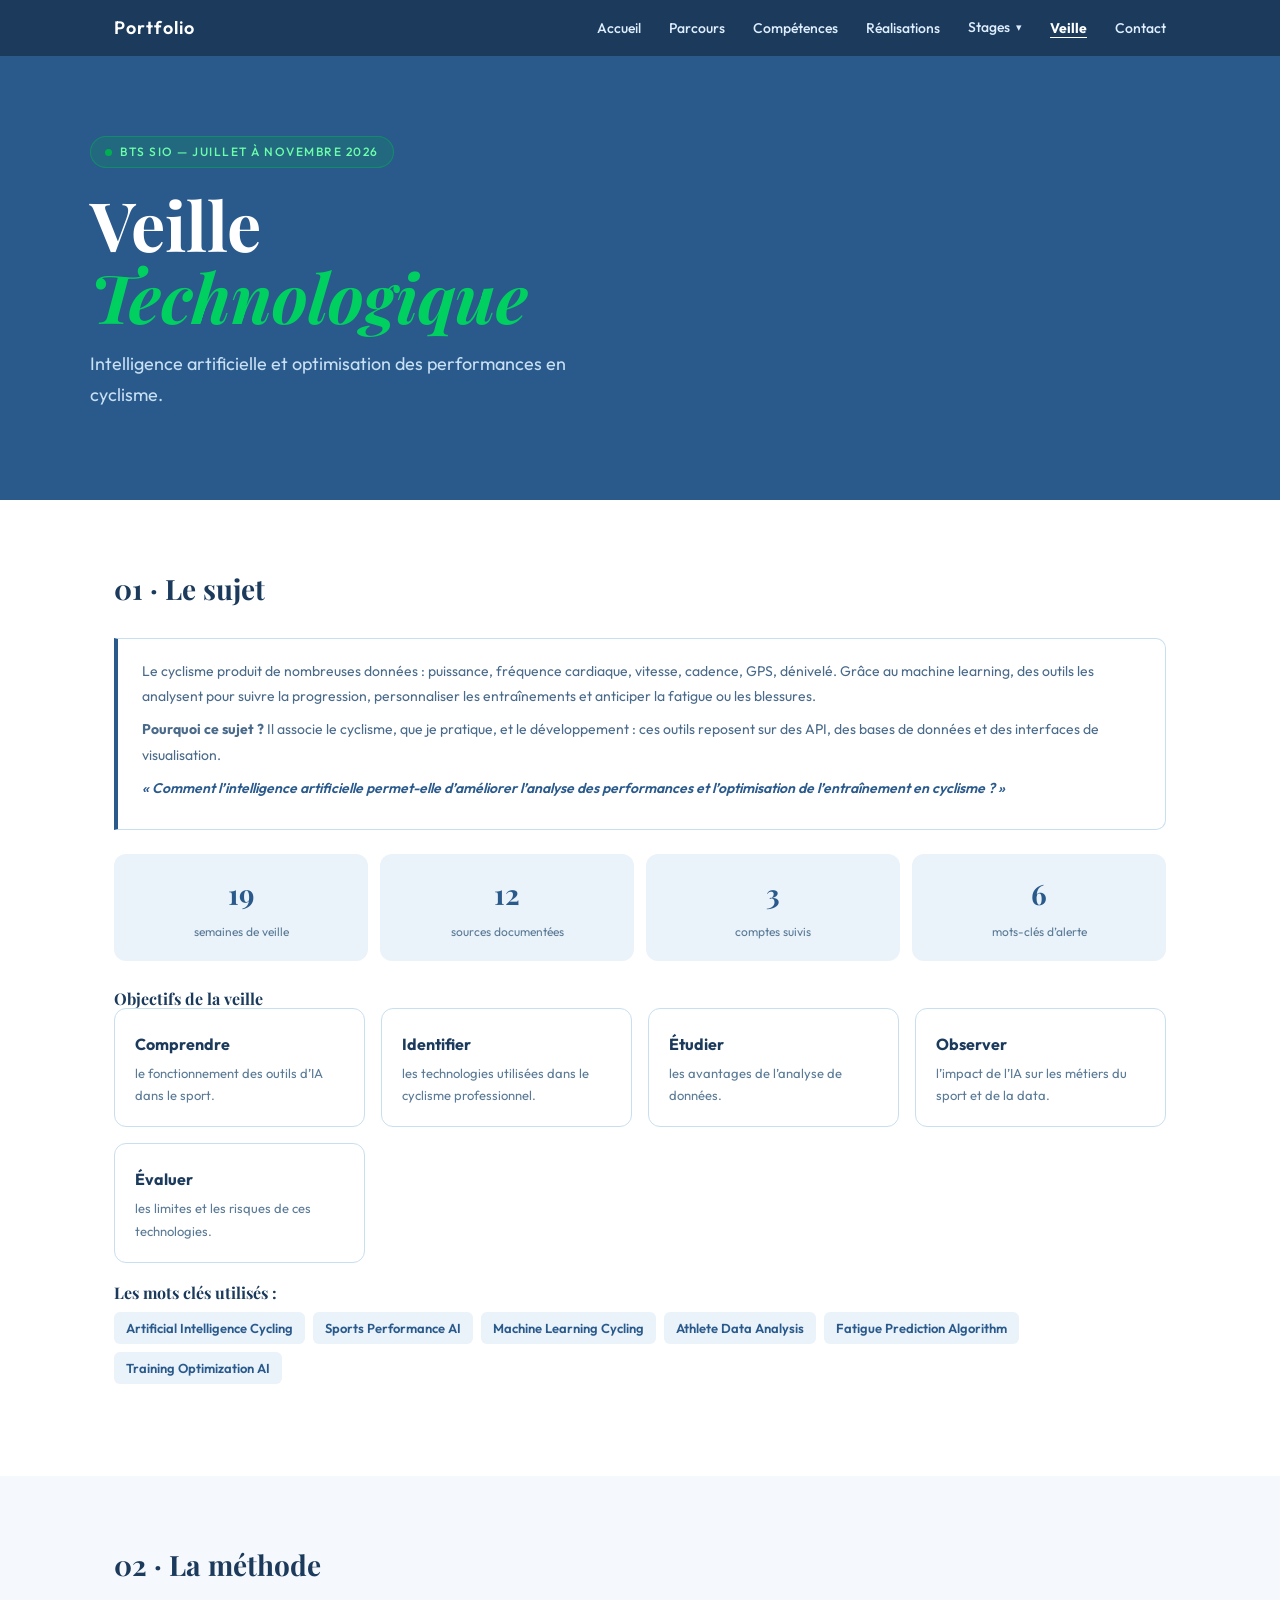
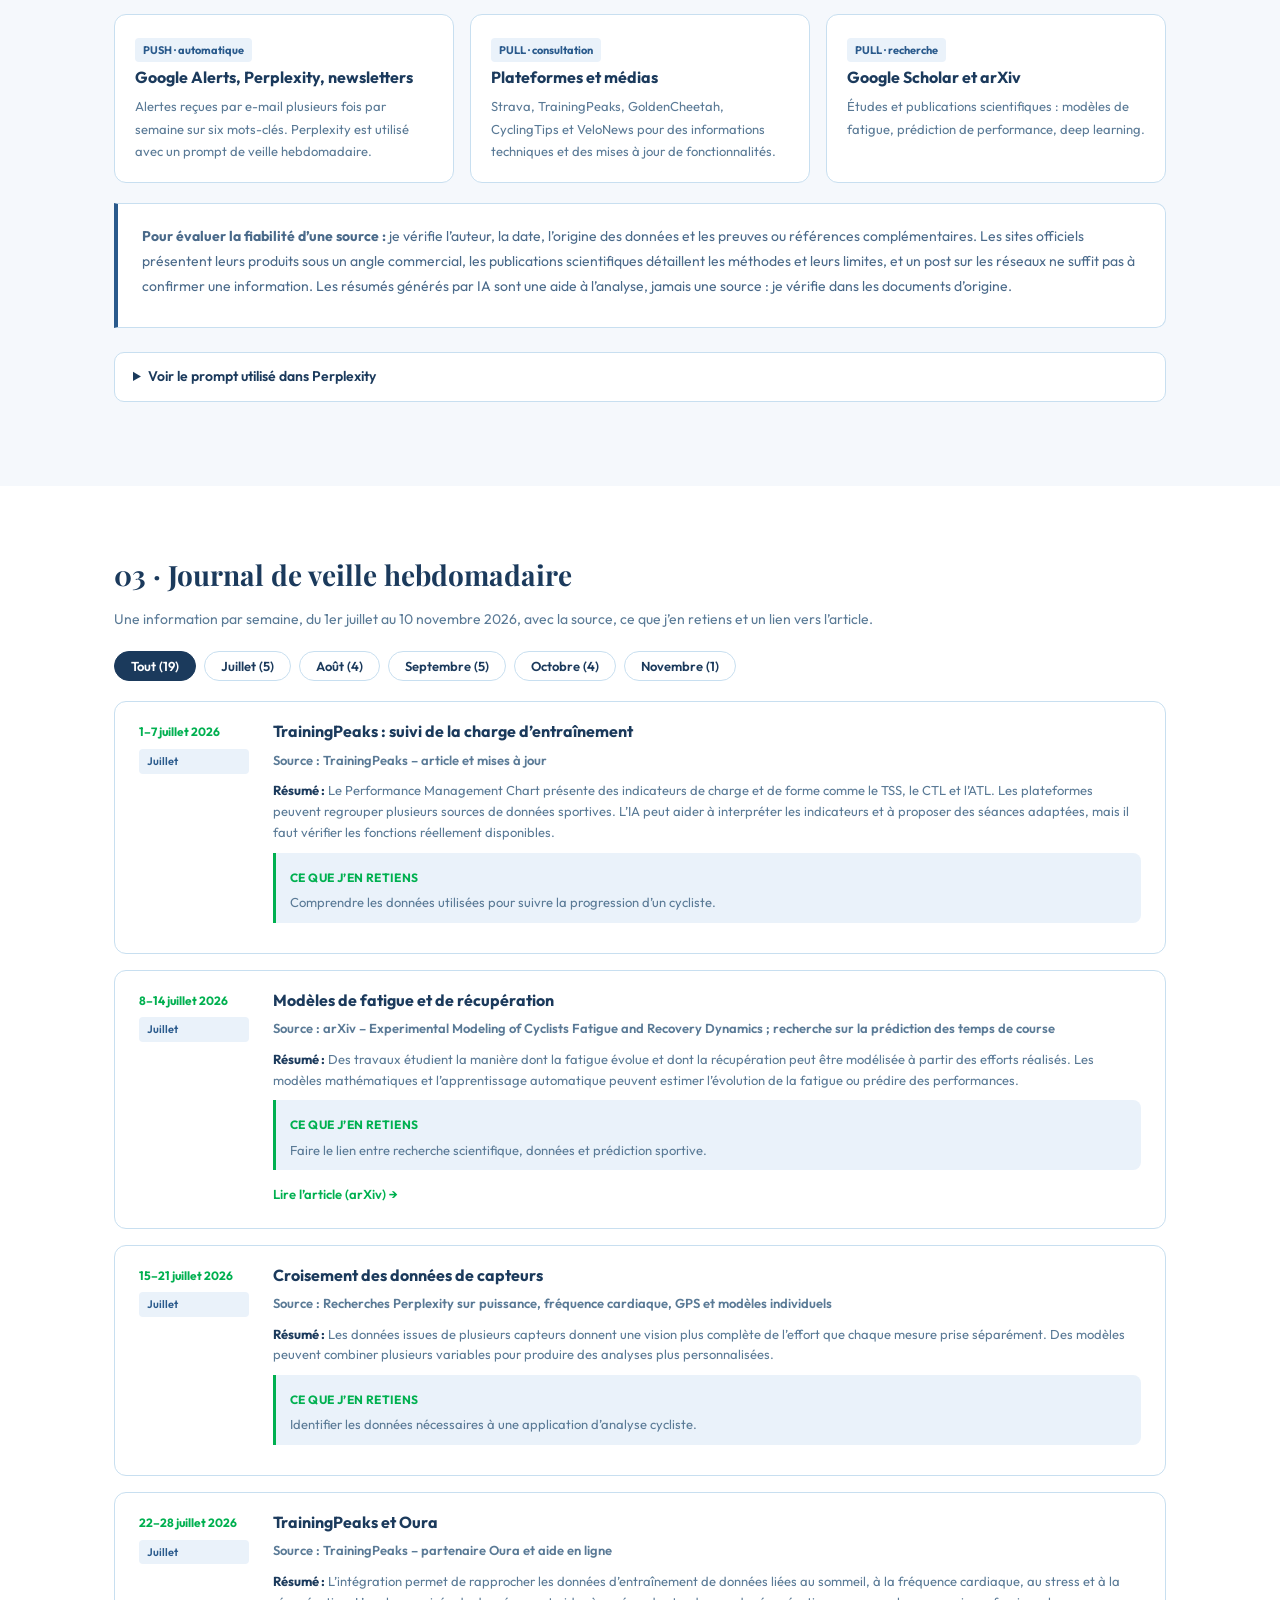
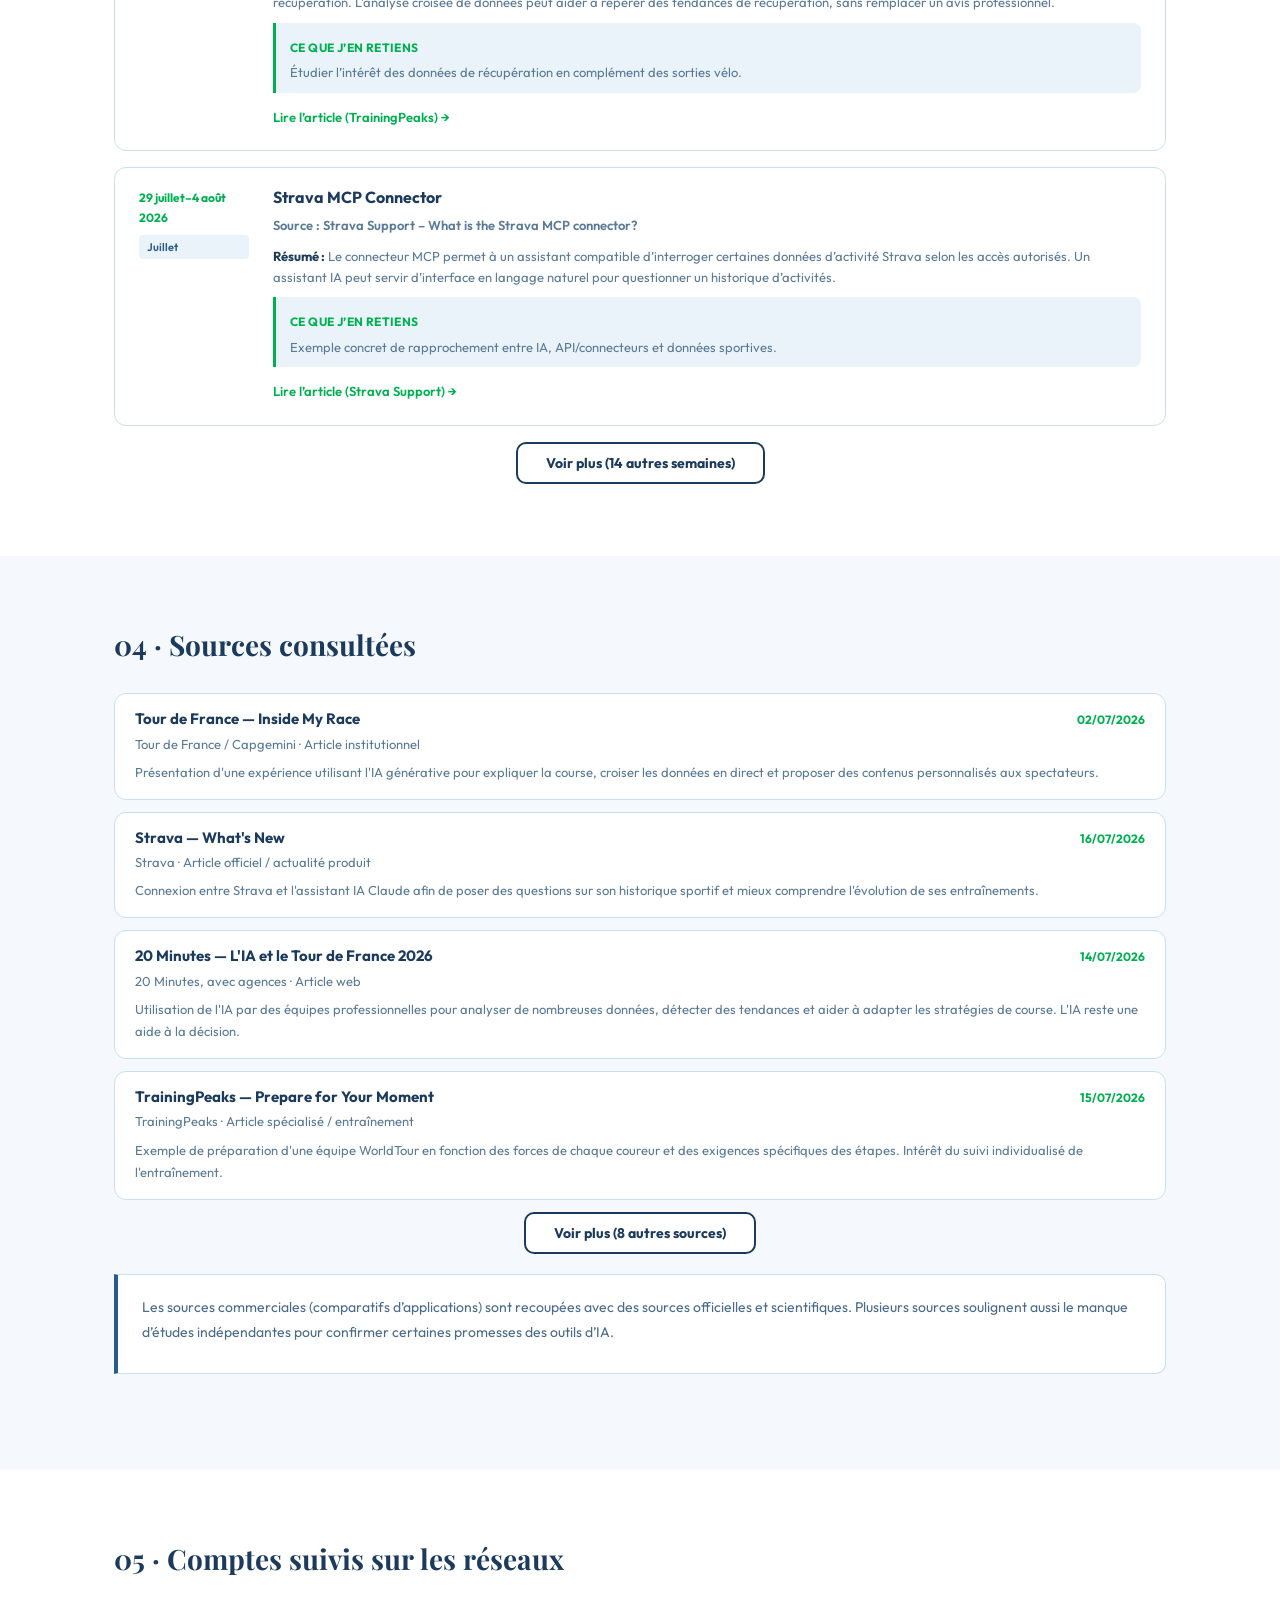
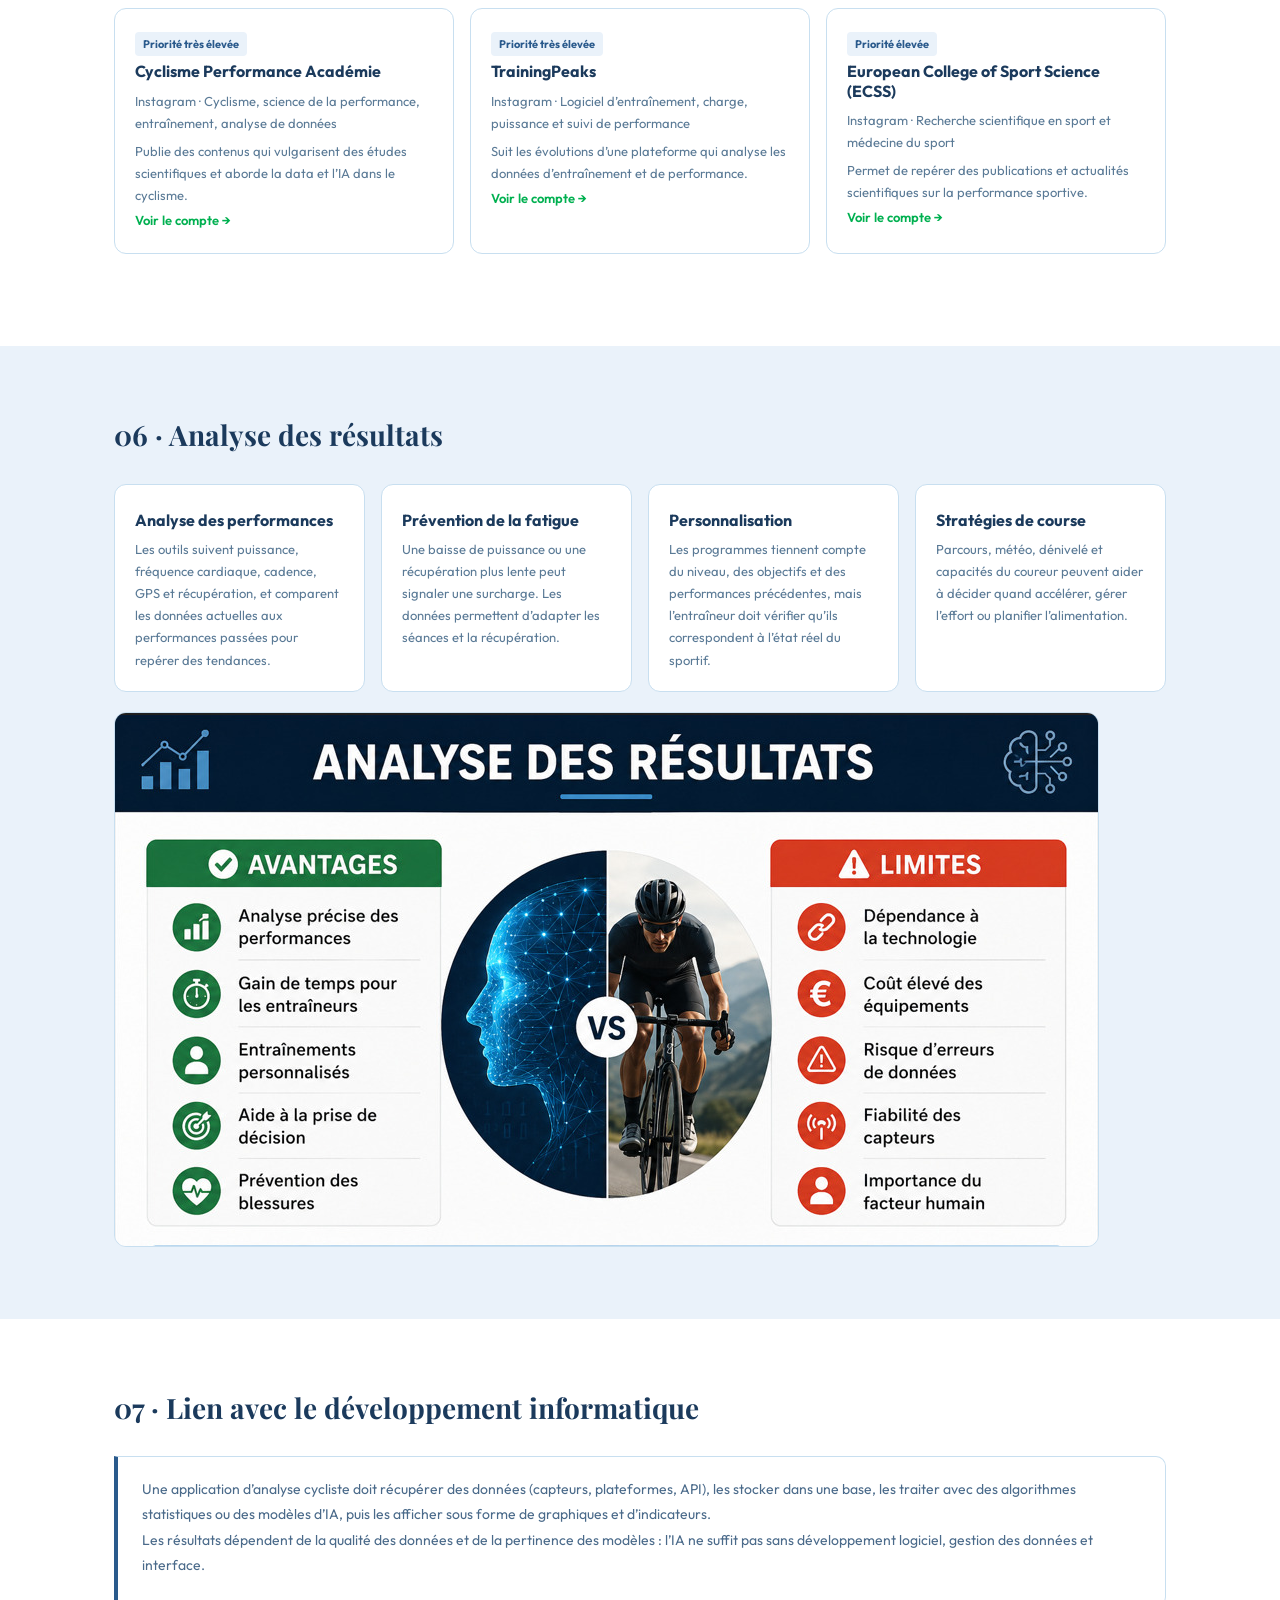
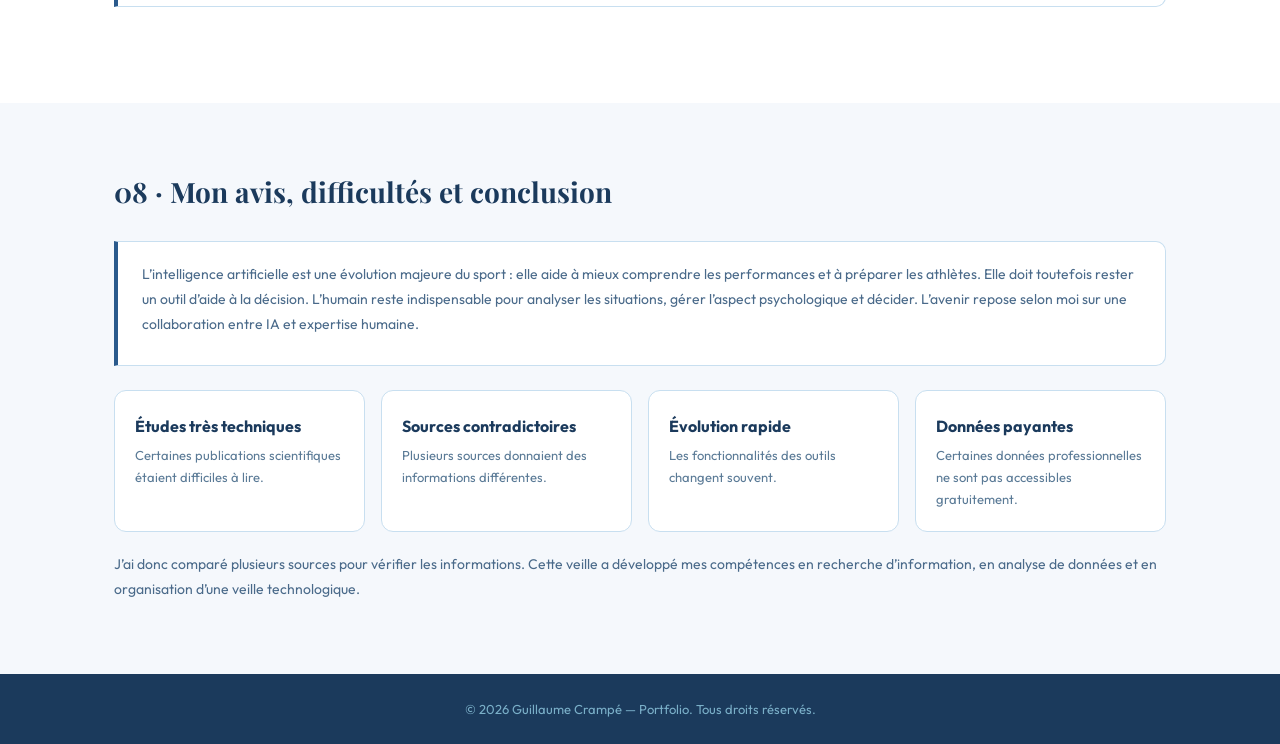
<file: pages/veille.html>
<!DOCTYPE html>
<html lang="fr">
<head>
    <meta charset="UTF-8">
    <meta name="viewport" content="width=device-width, initial-scale=1.0">
    <title>Veille — Guillaume Crampé</title>
    <link rel="preconnect" href="https://fonts.googleapis.com">
    <link rel="preconnect" href="https://fonts.gstatic.com" crossorigin>
    <link href="https://fonts.googleapis.com/css2?family=Playfair+Display:ital,wght@0,700;1,700&family=Outfit:wght@400;500;600;800&display=swap" rel="stylesheet">
    <link rel="stylesheet" href="../css/style.css">
    <style>
.v-grid{display:grid;grid-template-columns:repeat(auto-fit,minmax(250px,1fr));gap:16px;margin-bottom:20px}
.v-card{background:#fff;border:1px solid #c8dff0;border-radius:12px;padding:20px}
.v-card h3{font-size:16px;color:#1b3a5c;margin:6px 0 8px;font-family:'Outfit',sans-serif;font-weight:700}
.v-card p,.v-card li{font-size:13px;color:#5a7a96;line-height:1.7}
.v-card ul{padding-left:18px}
.v-tag{display:inline-block;background:#eaf2fa;color:#2a5a8c;font-size:11px;font-weight:700;border-radius:4px;padding:3px 8px}
.v-warn{background:#fff1e6;color:#b25a12}
.v-intro{background:#fff;border:1px solid #c8dff0;border-left:4px solid #2a5a8c;border-radius:0 10px 10px 0;padding:20px 24px;margin-bottom:24px}
.v-intro p{font-size:14px;color:#4a6a8a;line-height:1.8;margin-bottom:8px}
.v-intro .problematique{font-style:italic;color:#2a5a8c;font-weight:600}
.v-stats{display:grid;grid-template-columns:repeat(auto-fit,minmax(150px,1fr));gap:12px;margin:0 0 28px}
.v-stats div{background:#eaf2fa;border-radius:12px;padding:16px;text-align:center}
.v-stats b{display:block;font-size:28px;color:#2a5a8c;font-family:'Playfair Display',serif}
.v-stats span{font-size:12px;color:#5a7a96}
.tags-row{display:flex;flex-wrap:wrap;gap:8px;margin:10px 0 20px}
.filters{display:flex;flex-wrap:wrap;gap:8px;margin-bottom:20px}
.filters button{font-family:'Outfit',sans-serif;font-size:13px;font-weight:600;border:1.5px solid #c8dff0;background:#fff;color:#1b3a5c;border-radius:20px;padding:6px 16px;cursor:pointer}
.filters button.on{background:#1b3a5c;color:#fff;border-color:#1b3a5c}
.j-src{font-size:12px;color:#2a5a8c;font-weight:600}
.j-res strong{color:#1b3a5c}
.j-ret{background:#eaf2fa;border-left:3px solid #00b050;border-radius:0 8px 8px 0;padding:10px 14px;margin:8px 0 10px}
.j-ret strong{font-size:12px;color:#00b050;text-transform:uppercase;letter-spacing:.4px}
.j-ret p{margin:2px 0 0!important}
.src-item{background:#fff;border:1px solid #c8dff0;border-radius:12px;padding:16px 20px;margin-bottom:12px}
.src-head{display:flex;justify-content:space-between;gap:12px}
.src-head h3{font-size:15px;color:#1b3a5c;font-family:'Outfit',sans-serif}
.src-date{font-size:12px;color:#00b050;font-weight:700;white-space:nowrap}
.src-meta{font-size:12px;color:#7a9ab6;margin:2px 0 6px}
.src-item p{font-size:13px;color:#5a7a96;line-height:1.7}
.adv{display:grid;grid-template-columns:1fr 1fr;gap:16px;margin:20px 0}
.adv .v-card{border-top:4px solid #00b050}.adv .v-card.lim{border-top-color:#e05252}
.veille-image{margin-top:16px;text-align:center}.veille-image img{max-width:100%;border-radius:12px;border:1px solid #c8dff0}
.doc-btns{display:flex;flex-wrap:wrap;gap:12px;margin:12px 0 24px}
.doc-btns a{background:#1b3a5c;color:#fff;border-radius:8px;padding:10px 20px;font-size:14px;font-weight:700}.doc-btns a:hover{background:#2a5a8c}
details{background:#fff;border:1px solid #c8dff0;border-radius:10px;padding:12px 18px;margin:12px 0}
summary{cursor:pointer;font-weight:600;color:#1b3a5c;font-size:14px}
details p{font-size:13px;color:#5a7a96;line-height:1.7;margin-top:8px}
.stage-fig{margin:12px 0}
.more-wrap{text-align:center;margin-top:8px}
.more-btn{font-family:'Outfit',sans-serif;font-size:14px;font-weight:700;background:#fff;color:#1b3a5c;border:2px solid #1b3a5c;border-radius:10px;padding:10px 28px;cursor:pointer}
.more-btn:hover{background:#1b3a5c;color:#fff}
@media(max-width:640px){.adv{grid-template-columns:1fr}}
</style>
</head>
<body>

   <nav class="navbar">
        <div class="nav-container">
            <div class="logo"><a href="../index.html" style="color:inherit;text-decoration:none;">Portfolio</a></div>
            <ul class="nav-menu">
                <li><a href="../index.html" class="nav-link">Accueil</a></li>
                <li><a href="parcours.html" class="nav-link">Parcours</a></li>
                <li><a href="competences.html" class="nav-link">Compétences</a></li>
                <li><a href="realisations.html" class="nav-link">Réalisations</a></li>
                <li class="nav-item-dropdown"><a href="stages/stage1.html" class="nav-link nav-dropdown-toggle">Stages <span class="dropdown-arrow">▾</span></a>
                    <ul class="nav-submenu">
                        <li><a href="stages/stage1.html" class="nav-link">Stage de 1ère année</a></li>
                        <li><a href="stages/stage2.html" class="nav-link">Stage de 2ème année</a></li>
                    </ul>
                </li>
                <li><a href="veille.html" class="nav-link active">Veille</a></li>
                <li><a href="contact.html" class="nav-link">Contact</a></li>
            </ul>
            <div class="hamburger">
                <span></span>
                <span></span>
                <span></span>
            </div>
        </div>
    </nav>

    <header class="hero">
        <div class="hero-content">
            <div class="hero-badge"><span class="badge-dot"></span>BTS SIO — Juillet à novembre 2026</div>
            <h1 class="hero-title">Veille<em>Technologique</em></h1>
            <p class="hero-subtitle">Intelligence artificielle et optimisation des performances en cyclisme.</p>
        </div>
    </header>

    <main>
        <section class="page-section"><div class="container">
            <h2 class="section-title">01 · Le sujet</h2>
            <div class="v-intro">
                <p>Le cyclisme produit de nombreuses données : puissance, fréquence cardiaque, vitesse, cadence, GPS, dénivelé. Grâce au machine learning, des outils les analysent pour suivre la progression, personnaliser les entraînements et anticiper la fatigue ou les blessures.</p>
                <p><strong>Pourquoi ce sujet ?</strong> Il associe le cyclisme, que je pratique, et le développement : ces outils reposent sur des API, des bases de données et des interfaces de visualisation.</p>
                <p class="problematique">« Comment l’intelligence artificielle permet-elle d’améliorer l’analyse des performances et l’optimisation de l’entraînement en cyclisme ? »</p>
            </div>
            <div class="v-stats"><div><b>19</b><span>semaines de veille</span></div><div><b>12</b><span>sources documentées</span></div><div><b>3</b><span>comptes suivis</span></div><div><b>6</b><span>mots-clés d’alerte</span></div></div>
            <h3 style="font-size:16px;color:#1b3a5c">Objectifs de la veille<br> </h3>
            <div class="v-grid"><div class="v-card"><h3>Comprendre</h3><p>le fonctionnement des outils d’IA dans le sport.</p></div><div class="v-card"><h3>Identifier</h3><p>les technologies utilisées dans le cyclisme professionnel.</p></div><div class="v-card"><h3>Étudier</h3><p>les avantages de l’analyse de données.</p></div><div class="v-card"><h3>Observer</h3><p>l’impact de l’IA sur les métiers du sport et de la data.</p></div><div class="v-card"><h3>Évaluer</h3><p>les limites et les risques de ces technologies.</p></div></div>
            <h3 style="font-size:16px;color:#1b3a5c">Les mots clés utilisés : <br> </h3>
            <div class="tags-row"><span class="skill-tag">Artificial Intelligence Cycling</span><span class="skill-tag">Sports Performance AI</span><span class="skill-tag">Machine Learning Cycling</span><span class="skill-tag">Athlete Data Analysis</span><span class="skill-tag">Fatigue Prediction Algorithm</span><span class="skill-tag">Training Optimization AI</span></div>
        </div></section>

        <section class="page-section bg-light"><div class="container">
            <h2 class="section-title">02 · La méthode</h2>
            <div class="v-grid">
                <div class="v-card"><span class="v-tag">PUSH · automatique</span><h3>Google Alerts, Perplexity, newsletters</h3><p>Alertes reçues par e-mail plusieurs fois par semaine sur six mots-clés. Perplexity est utilisé avec un prompt de veille hebdomadaire.</p></div>
                <div class="v-card"><span class="v-tag">PULL · consultation</span><h3>Plateformes et médias</h3><p>Strava, TrainingPeaks, GoldenCheetah, CyclingTips et VeloNews pour des informations techniques et des mises à jour de fonctionnalités.</p></div>
                <div class="v-card"><span class="v-tag">PULL · recherche</span><h3>Google Scholar et arXiv</h3><p>Études et publications scientifiques : modèles de fatigue, prédiction de performance, deep learning.</p></div>
            </div>
            <div class="v-intro"><p><strong>Pour évaluer la fiabilité d’une source :</strong> je vérifie l’auteur, la date, l’origine des données et les preuves ou références complémentaires. Les sites officiels présentent leurs produits sous un angle commercial, les publications scientifiques détaillent les méthodes et leurs limites, et un post sur les réseaux ne suffit pas à confirmer une information. Les résumés générés par IA sont une aide à l’analyse, jamais une source : je vérifie dans les documents d’origine.</p></div>
            <details><summary>Voir le prompt utilisé dans Perplexity</summary><p>« Agis comme un assistant de veille technologique pour un étudiant en BTS SIO SLAM. Recherche les nouveautés de la semaine sur l’intelligence artificielle appliquée au cyclisme et à l’analyse sportive. » Surveillance prioritaire : algorithmes de prédiction de fatigue et récupération, analyse GPS/puissance/fréquence cardiaque, mises à jour TrainingPeaks, GoldenCheetah, Strava et Zwift. Format demandé : 5 à 8 points clés, ce qui est vraiment nouveau, l’impact sur le développement logiciel (API, data, dashboards) et les sources datées.</p></details>
        </div></section>

        <section class="page-section"><div class="container" id="journal">
            <h2 class="section-title">03 · Journal de veille hebdomadaire</h2>
            <p style="font-size:14px;color:#5a7a96;margin:-16px 0 20px"> Une information par semaine, du 1er juillet au 10 novembre 2026, avec la source, ce que j’en retiens et un lien vers l’article.</p>
        
<div class="filters">
    <button class="on" data-f="all">Tout (19)</button>
    <button data-f="juillet">Juillet (5)</button>
    <button data-f="août">Août (4)</button>
    <button data-f="septembre">Septembre (5)</button>
    <button data-f="octobre">Octobre (4)</button>
    <button data-f="novembre">Novembre (1)</button>
</div>

<article class="article-card j-item" data-month="juillet"><div class="article-meta"><span class="article-date">1–7 juillet 2026</span><span class="article-tag-label">Juillet</span></div><div class="article-body"><h3>TrainingPeaks : suivi de la charge d’entraînement</h3><p class="j-src">Source : TrainingPeaks – article et mises à jour</p><p class="j-res"><strong>Résumé :</strong> Le Performance Management Chart présente des indicateurs de charge et de forme comme le TSS, le CTL et l’ATL. Les plateformes peuvent regrouper plusieurs sources de données sportives. L’IA peut aider à interpréter les indicateurs et à proposer des séances adaptées, mais il faut vérifier les fonctions réellement disponibles.</p><div class="j-ret"><strong>Ce que j’en retiens</strong><p>Comprendre les données utilisées pour suivre la progression d’un cycliste.</p></div></div></article>
<article class="article-card j-item" data-month="juillet"><div class="article-meta"><span class="article-date">8–14 juillet 2026</span><span class="article-tag-label">Juillet</span></div><div class="article-body"><h3>Modèles de fatigue et de récupération</h3><p class="j-src">Source : arXiv – Experimental Modeling of Cyclists Fatigue and Recovery Dynamics ; recherche sur la prédiction des temps de course</p><p class="j-res"><strong>Résumé :</strong> Des travaux étudient la manière dont la fatigue évolue et dont la récupération peut être modélisée à partir des efforts réalisés. Les modèles mathématiques et l’apprentissage automatique peuvent estimer l’évolution de la fatigue ou prédire des performances.</p><div class="j-ret"><strong>Ce que j’en retiens</strong><p>Faire le lien entre recherche scientifique, données et prédiction sportive.</p></div><a class="article-link" href="https://arxiv.org/abs/2007.05507" target="_blank" rel="noopener noreferrer">Lire l’article (arXiv) →</a></div></article>
<article class="article-card j-item" data-month="juillet"><div class="article-meta"><span class="article-date">15–21 juillet 2026</span><span class="article-tag-label">Juillet</span></div><div class="article-body"><h3>Croisement des données de capteurs</h3><p class="j-src">Source : Recherches Perplexity sur puissance, fréquence cardiaque, GPS et modèles individuels</p><p class="j-res"><strong>Résumé :</strong> Les données issues de plusieurs capteurs donnent une vision plus complète de l’effort que chaque mesure prise séparément. Des modèles peuvent combiner plusieurs variables pour produire des analyses plus personnalisées.</p><div class="j-ret"><strong>Ce que j’en retiens</strong><p>Identifier les données nécessaires à une application d’analyse cycliste.</p></div></div></article>
<article class="article-card j-item" data-month="juillet"><div class="article-meta"><span class="article-date">22–28 juillet 2026</span><span class="article-tag-label">Juillet</span></div><div class="article-body"><h3>TrainingPeaks et Oura</h3><p class="j-src">Source : TrainingPeaks – partenaire Oura et aide en ligne</p><p class="j-res"><strong>Résumé :</strong> L’intégration permet de rapprocher les données d’entraînement de données liées au sommeil, à la fréquence cardiaque, au stress et à la récupération. L’analyse croisée de données peut aider à repérer des tendances de récupération, sans remplacer un avis professionnel.</p><div class="j-ret"><strong>Ce que j’en retiens</strong><p>Étudier l’intérêt des données de récupération en complément des sorties vélo.</p></div><a class="article-link" href="https://www.trainingpeaks.com/partners/oura-ring/" target="_blank" rel="noopener noreferrer">Lire l’article (TrainingPeaks) →</a></div></article>
<article class="article-card j-item" data-month="juillet"><div class="article-meta"><span class="article-date">29 juillet–4 août 2026</span><span class="article-tag-label">Juillet</span></div><div class="article-body"><h3>Strava MCP Connector</h3><p class="j-src">Source : Strava Support – What is the Strava MCP connector?</p><p class="j-res"><strong>Résumé :</strong> Le connecteur MCP permet à un assistant compatible d’interroger certaines données d’activité Strava selon les accès autorisés. Un assistant IA peut servir d’interface en langage naturel pour questionner un historique d’activités.</p><div class="j-ret"><strong>Ce que j’en retiens</strong><p>Exemple concret de rapprochement entre IA, API/connecteurs et données sportives.</p></div><a class="article-link" href="https://support.strava.com/en-us/articles/15401531-what-is-the-strava-mcp-connector" target="_blank" rel="noopener noreferrer">Lire l’article (Strava Support) →</a></div></article>
<article class="article-card j-item" data-month="août"><div class="article-meta"><span class="article-date">5–11 août 2026</span><span class="article-tag-label">Août</span></div><div class="article-body"><h3>Strava Athlete Intelligence</h3><p class="j-src">Source : Strava Press – Athlete Intelligence ; TrainingPeaks – mises à jour</p><p class="j-res"><strong>Résumé :</strong> La fonction Athlete Intelligence vise à transformer les données d’une activité en explications plus faciles à comprendre. L’IA générative peut produire un résumé explicatif à partir de métriques d’entraînement.</p><div class="j-ret"><strong>Ce que j’en retiens</strong><p>Illustrer le passage des chiffres à une synthèse compréhensible par le sportif.</p></div><a class="article-link" href="https://www.prnewswire.com/news-releases/stravas-athlete-intelligence-translates-workout-data-into-simple-and-personalized-insights-302266680.html" target="_blank" rel="noopener noreferrer">Lire l’article (communiqué Strava) →</a></div></article>
<article class="article-card j-item" data-month="août"><div class="article-meta"><span class="article-date">12–18 août 2026</span><span class="article-tag-label">Août</span></div><div class="article-body"><h3>GoldenCheetah et analyse locale</h3><p class="j-src">Source : GoldenCheetah – site officiel ; recherches complémentaires</p><p class="j-res"><strong>Résumé :</strong> GoldenCheetah est un logiciel d’analyse des données d’entraînement. Les fonctions de personnalisation et l’environnement Python permettent d’explorer les données localement. Des scripts ou modèles peuvent automatiser certains calculs et analyses ; toutes les fonctions ne sont pas nécessairement fondées sur l’IA.</p><div class="j-ret"><strong>Ce que j’en retiens</strong><p>Comparer une solution locale et ouverte avec les plateformes en ligne.</p></div><a class="article-link" href="https://www.goldencheetah.org" target="_blank" rel="noopener noreferrer">Lire l’article (GoldenCheetah) →</a></div></article>
<article class="article-card j-item" data-month="août"><div class="article-meta"><span class="article-date">19–25 août 2026</span><span class="article-tag-label">Août</span></div><div class="article-body"><h3>Formats de fichiers FIT, TCX et GPX</h3><p class="j-src">Source : GoldenCheetah ; recherches sur les formats de données d’entraînement</p><p class="j-res"><strong>Résumé :</strong> Les formats FIT, TCX et GPX servent à échanger des données d’activités, avec des contenus qui varient selon le format et l’appareil. Ces fichiers peuvent servir de données d’entrée à des traitements statistiques ou à des modèles prédictifs.</p><div class="j-ret"><strong>Ce que j’en retiens</strong><p>Définir les formats que pourrait accepter une application de veille ou d’analyse.</p></div><a class="article-link" href="https://www.goldencheetah.org" target="_blank" rel="noopener noreferrer">Lire l’article (GoldenCheetah) →</a></div></article>
<article class="article-card j-item" data-month="août"><div class="article-meta"><span class="article-date">26 août–1er septembre 2026</span><span class="article-tag-label">Août</span></div><div class="article-body"><h3>Collecte automatique de la veille</h3><p class="j-src">Source : Google Alerts ; Perplexity ; recherches sur les flux RSS et l’automatisation</p><p class="j-res"><strong>Résumé :</strong> Des alertes et des flux permettent de recevoir régulièrement de nouveaux contenus sur des mots-clés définis. L’IA peut aider à classer, résumer ou comparer les informations recueillies ; les sources doivent rester vérifiées.</p><div class="j-ret"><strong>Ce que j’en retiens</strong><p>Décrire la méthode de veille PUSH/PULL et rendre la collecte plus régulière.</p></div><a class="article-link" href="https://www.google.com/alerts" target="_blank" rel="noopener noreferrer">Lire l’article (Google Alerts) →</a></div></article>
<article class="article-card j-item" data-month="septembre"><div class="article-meta"><span class="article-date">2–8 septembre 2026</span><span class="article-tag-label">Septembre</span></div><div class="article-body"><h3>Prédiction personnalisée du temps de course</h3><p class="j-src">Source : arXiv – recherche sur la prédiction des temps de course ; GoldenCheetah</p><p class="j-res"><strong>Résumé :</strong> Des travaux de recherche explorent la prédiction des performances à partir de données et de caractéristiques de course. Des modèles statistiques ou d’apprentissage automatique peuvent estimer un temps ou comparer plusieurs scénarios.</p><div class="j-ret"><strong>Ce que j’en retiens</strong><p>Relier les recherches sur l’IA à un usage concret en cyclisme.</p></div></div></article>
<article class="article-card j-item" data-month="septembre"><div class="article-meta"><span class="article-date">9–15 septembre 2026</span><span class="article-tag-label">Septembre</span></div><div class="article-body"><h3>Deep learning, fatigue et données sportives</h3><p class="j-src">Source : arXiv ; Strava Developer Program</p><p class="j-res"><strong>Résumé :</strong> La période de veille porte sur les modèles de fatigue et sur les possibilités d’accès aux données via les outils développeurs. Le deep learning est une piste possible pour modéliser des relations complexes, sous réserve de données suffisantes et de validation.</p><div class="j-ret"><strong>Ce que j’en retiens</strong><p>Comprendre à la fois les possibilités d’analyse et les contraintes d’accès aux données.</p></div><a class="article-link" href="https://developers.strava.com" target="_blank" rel="noopener noreferrer">Lire l’article (Strava Developers) →</a></div></article>
<article class="article-card j-item" data-month="septembre"><div class="article-meta"><span class="article-date">16–22 septembre 2026</span><span class="article-tag-label">Septembre</span></div><div class="article-body"><h3>Récupération individualisée</h3><p class="j-src">Source : Recherches sur puissance, fréquence cardiaque, sommeil, HRV et tableaux de bord</p><p class="j-res"><strong>Résumé :</strong> La récupération peut être étudiée en croisant les séances avec des indicateurs de sommeil et de variabilité de la fréquence cardiaque (HRV). Une analyse personnalisée peut repérer des évolutions et produire des alertes ou synthèses, avec prudence sur l’interprétation.</p><div class="j-ret"><strong>Ce que j’en retiens</strong><p>Envisager un tableau de bord réunissant entraînement et récupération.</p></div></div></article>
<article class="article-card j-item" data-month="septembre"><div class="article-meta"><span class="article-date">23–29 septembre 2026</span><span class="article-tag-label">Septembre</span></div><div class="article-body"><h3>API Strava et MCP</h3><p class="j-src">Source : Strava Support – API and MCP FAQ ; documentation du connecteur MCP ; GoldenCheetah</p><p class="j-res"><strong>Résumé :</strong> La documentation précise les possibilités et limites d’accès aux données, ainsi que les conditions d’utilisation des API et connecteurs. Un assistant peut exploiter les données autorisées, mais l’intégration dépend des accès et des règles de la plateforme.</p><div class="j-ret"><strong>Ce que j’en retiens</strong><p>Prendre en compte la faisabilité technique et les conditions d’accès aux données.</p></div><a class="article-link" href="https://support.strava.com/en-us/articles/15401526-strava-api-and-mcp-faq" target="_blank" rel="noopener noreferrer">Lire l’article (Strava Support) →</a></div></article>
<article class="article-card j-item" data-month="septembre"><div class="article-meta"><span class="article-date">30 septembre–6 octobre 2026</span><span class="article-tag-label">Septembre</span></div><div class="article-body"><h3>Sécurité et confidentialité des données</h3><p class="j-src">Source : Strava Press ; mises à jour TrainingPeaks</p><p class="j-res"><strong>Résumé :</strong> La collecte et la synchronisation des données nécessitent de réfléchir aux autorisations, aux jetons d’accès et à la traçabilité des échanges. Un outil d’analyse assisté par IA doit limiter les données collectées et expliquer leur usage.</p><div class="j-ret"><strong>Ce que j’en retiens</strong><p>Intégrer sécurité, consentement et confidentialité dans une solution technique.</p></div><a class="article-link" href="https://press.strava.com" target="_blank" rel="noopener noreferrer">Lire l’article (Strava Press) →</a></div></article>
<article class="article-card j-item" data-month="octobre"><div class="article-meta"><span class="article-date">7–13 octobre 2026</span><span class="article-tag-label">Octobre</span></div><div class="article-body"><h3>Vers des assistants qui expliquent la performance</h3><p class="j-src">Source : Strava MCP ; TrainingPeaks/Oura ; versions de GoldenCheetah</p><p class="j-res"><strong>Résumé :</strong> La veille converge vers des outils qui réunissent plusieurs sources, affichent des indicateurs et expliquent les résultats en langage naturel. L’IA peut faciliter l’interprétation et la synthèse, tandis que les calculs et les sources doivent rester vérifiables.</p><div class="j-ret"><strong>Ce que j’en retiens</strong><p>Piste de projet BTS : importer des données FIT/GPX/TCX, les stocker, afficher des courbes et générer une synthèse.</p></div><a class="article-link" href="https://support.strava.com/en-us/articles/15401531-what-is-the-strava-mcp-connector" target="_blank" rel="noopener noreferrer">Lire l’article (Strava Support) →</a></div></article>
<article class="article-card j-item" data-month="octobre"><div class="article-meta"><span class="article-date">14–20 octobre 2026</span><span class="article-tag-label">Octobre</span></div><div class="article-body"><h3>État des applications connectées à Strava</h3><p class="j-src">Source : Apps for Strava – The State of Strava Apps, October 2026 (20/10/2026)</p><p class="j-res"><strong>Résumé :</strong> Au 10 octobre 2026, l’annuaire recense 282 applications, dont 225 documentent une connexion fonctionnelle avec Strava. 38 applications ont été ajoutées depuis le 1er septembre, mais plusieurs applications plus anciennes ne décrivent plus leur lien avec Strava. Le même site rappelle que Strava exige un abonnement actif aux développeurs du palier Standard depuis le 30 juin 2026.</p><div class="j-ret"><strong>Ce que j’en retiens</strong><p>Un projet qui s’appuie sur Strava dépend des règles de la plateforme : l’accès aux données peut changer ou disparaître, il faut anticiper cette contrainte.</p></div><a class="article-link" href="https://appsforstrava.com/blog/state-of-strava-apps-october-2026" target="_blank" rel="noopener noreferrer">Lire l’article (Apps for Strava) →</a></div></article>
<article class="article-card j-item" data-month="octobre"><div class="article-meta"><span class="article-date">21–27 octobre 2026</span><span class="article-tag-label">Octobre</span></div><div class="article-body"><h3>Strava améliore la recherche d’itinéraires</h3><p class="j-src">Source : Strava Press – Route discovery (22/10/2026)</p><p class="j-res"><strong>Résumé :</strong> Le 22 octobre 2026, Strava a annoncé une recherche d’itinéraires en langage naturel dans l’onglet Cartes, un catalogue de parcours élargi et mieux sélectionné, des fiches d’itinéraires redessinées et un mode hors ligne. Une navigation vocale pas à pas, réservée aux abonnés, est annoncée sans date.</p><div class="j-ret"><strong>Ce que j’en retiens</strong><p>Les données GPS de la communauté alimentent des fonctions de recherche et de recommandation. L’annonce concerne surtout la course, la marche et la randonnée : le lien avec le cyclisme reste indirect.</p></div><a class="article-link" href="https://press.strava.com/articles/strava-makes-route-discovery-easier-with-improved-intuitive-search-expanded-route-inventory-turn-by-turn-audio-coming-soon" target="_blank" rel="noopener noreferrer">Lire l’article (Strava Press) →</a></div></article>
<article class="article-card j-item" data-month="octobre"><div class="article-meta"><span class="article-date">28 octobre–3 novembre 2026</span><span class="article-tag-label">Octobre</span></div><div class="article-body"><h3>Strava arrive dans Google Gemini</h3><p class="j-src">Source : Strava Press – Strava Now Integrated As A Connected App in Google Gemini (28/10/2026) ; 9to5Mac</p><p class="j-res"><strong>Résumé :</strong> Le 28 octobre 2026, Strava a annoncé son intégration comme application connectée dans Gemini. Les abonnés peuvent interroger leur historique en langage naturel, par exemple pour savoir s’ils vont plus vite à fréquence cardiaque égale. La connexion est facultative, en lecture seule, et déployée d’abord aux États-Unis.</p><div class="j-ret"><strong>Ce que j’en retiens</strong><p>Après le connecteur lancé avec Claude, un deuxième assistant IA accède aux données Strava avec l’accord de l’utilisateur, ce qui confirme la tendance de mes entrées précédentes. La limite aux abonnés américains rappelle les contraintes d’accès.</p></div><a class="article-link" href="https://press.strava.com/articles/strava-now-integrated-as-a-connected-app-in-google-gemini-enabling-users-to-get-more-personalized-training-insights" target="_blank" rel="noopener noreferrer">Lire l’article (Strava Press) →</a></div></article>
<article class="article-card j-item" data-month="novembre"><div class="article-meta"><span class="article-date">4–10 novembre 2026</span><span class="article-tag-label">Novembre</span></div><div class="article-body"><h3>Utiliser une IA comme coach à partir d’un export Strava</h3><p class="j-src">Source : Cyclingnews – How to turn an AI into your personal coach (06/11/2026)</p><p class="j-res"><strong>Résumé :</strong> L’auteur explique comment utiliser un assistant IA comme entraîneur : un prompt structuré (rôle, tâche, contexte), puis l’export des activités (fichier activities.csv) pour obtenir par exemple un plan sur 12 semaines. Il prévient que ce fichier contient des données de fréquence cardiaque, donc des données de santé personnelles, et conseille de vérifier les paramètres de confidentialité de l’outil.</p><div class="j-ret"><strong>Ce que j’en retiens</strong><p>Un export Strava suffit à alimenter une IA, mais la qualité des conseils dépend du prompt et des données, et la confidentialité doit être contrôlée : un point à intégrer dans mon projet.</p></div><a class="article-link" href="https://www.cyclingnews.com/cycling-culture/training/how-to-turn-an-ai-into-your-personal-coach-discipline-specific-prompts-and-setup-instructions/" target="_blank" rel="noopener noreferrer">Lire l’article (Cyclingnews) →</a></div></article>
<div class="more-wrap"><button type="button" class="more-btn" id="moreJ"></button></div>
        </div></section>

        <section class="page-section bg-light"><div class="container">
            <h2 class="section-title">04 · Sources consultées</h2>
            <div class="src-item"><div class="src-head"><h3>Tour de France — Inside My Race</h3><span class="src-date">02/07/2026</span></div><p class="src-meta">Tour de France / Capgemini · Article institutionnel </p><p>Présentation d&#x27;une expérience utilisant l&#x27;IA générative pour expliquer la course, croiser les données en direct et proposer des contenus personnalisés aux spectateurs.</p></div>
<div class="src-item"><div class="src-head"><h3>Strava — What&#x27;s New</h3><span class="src-date">16/07/2026</span></div><p class="src-meta">Strava · Article officiel / actualité produit </p><p>Connexion entre Strava et l&#x27;assistant IA Claude afin de poser des questions sur son historique sportif et mieux comprendre l&#x27;évolution de ses entraînements.</p></div>
<div class="src-item"><div class="src-head"><h3>20 Minutes — L&#x27;IA et le Tour de France 2026</h3><span class="src-date">14/07/2026</span></div><p class="src-meta">20 Minutes, avec agences · Article web </p><p>Utilisation de l&#x27;IA par des équipes professionnelles pour analyser de nombreuses données, détecter des tendances et aider à adapter les stratégies de course. L&#x27;IA reste une aide à la décision.</p></div>
<div class="src-item"><div class="src-head"><h3>TrainingPeaks — Prepare for Your Moment</h3><span class="src-date">15/07/2026</span></div><p class="src-meta">TrainingPeaks · Article spécialisé / entraînement </p><p>Exemple de préparation d&#x27;une équipe WorldTour en fonction des forces de chaque coureur et des exigences spécifiques des étapes. Intérêt du suivi individualisé de l&#x27;entraînement.</p></div>
<div class="src-item"><div class="src-head"><h3>BikeRadar — Inside the AI arms race</h3><span class="src-date">19/07/2026</span></div><p class="src-meta">James Witts / BikeRadar · Article d&#x27;analyse </p><p>Analyse de l&#x27;utilisation de l&#x27;IA dans le cyclisme professionnel, notamment pour croiser les données de performance, de récupération et d&#x27;environnement. L&#x27;article souligne aussi le manque de transparence sur certaines utilisations.</p></div>
<div class="src-item"><div class="src-head"><h3>Strava — Zones d&#x27;entraînement</h3><span class="src-date">28/07/2026</span></div><p class="src-meta">Strava / centre d&#x27;aide · Documentation officielle </p><p>Explication du suivi des zones de fréquence cardiaque et de puissance pour analyser l&#x27;intensité des entraînements et suivre leur évolution sur plusieurs périodes.</p></div>
<div class="src-item"><div class="src-head"><h3>Groupama-FDJ United — Les secrets et réalités de l&#x27;IA</h3><span class="src-date">07/08/2026</span></div><p class="src-meta">Équipe cycliste Groupama-FDJ United · Article institutionnel / entretien </p><p>Un data scientist de l&#x27;équipe explique les usages de l&#x27;IA dans le cyclisme professionnel, notamment pour la programmation et l&#x27;aide au travail quotidien, sans remplacer les compétences humaines.</p></div>
<div class="src-item"><div class="src-head"><h3>Strava — Programme Strava Metro pour chercheurs</h3><span class="src-date">08/09/2026</span></div><p class="src-meta">Strava · Communiqué officiel </p><p>Mise à disposition de données agrégées et désidentifiées sur les déplacements à vélo et à pied pour des projets de recherche et l&#x27;amélioration des infrastructures. Intérêt de la valorisation et de la protection des données.</p></div>
<div class="src-item"><div class="src-head"><h3>PlanWatts — The Best AI Cycling Coach Apps in 2026</h3><span class="src-date">10/09/2026</span></div><p class="src-meta">PlanWatts · Article comparatif <span class="v-tag v-warn">Source commerciale</span></p><p>Compare plusieurs applications d’entraînement utilisant l’IA. Explique qu’un véritable système d’entraînement adaptatif ajuste les séances en fonction des données du cycliste, contrairement à un simple plan fixe. C’est une source commerciale, donc à croiser avec d’autres références.</p></div>
<div class="src-item"><div class="src-head"><h3>Cycling Weekly — Des prédictions de l’IA pour les Championnats du monde</h3><span class="src-date">25/09/2026</span></div><p class="src-meta">Cycling Weekly, auteur à vérifier dans l’article · Article sportif </p><p>L’article mentionné dans les archives demande à une IA de prédire les vainqueurs des Championnats du monde. Intéressant pour étudier les prédictions sportives, mais il faut distinguer un pronostic généré par IA d’une analyse scientifique des performances.</p></div>
<div class="src-item"><div class="src-head"><h3>RestOrTrain — Free AI Cycling Coaches in 2026</h3><span class="src-date">25/09/2026</span></div><p class="src-meta">RestOrTrain · Article explicatif / comparatif <span class="v-tag v-warn">Source commerciale</span></p><p>Présente les possibilités et les limites des assistants d’entraînement par IA. Les recommandations peuvent utiliser les sorties précédentes, le sommeil ou la fréquence cardiaque, mais les calculs et conseils doivent être vérifiés. C’est une source liée à un service commercial.</p></div>
<div class="src-item"><div class="src-head"><h3>AI Cycling — The State of AI in Cycling Training</h3><span class="src-date">01/10/2026</span></div><p class="src-meta">AI Cycling · Rapport de veille </p><p>Fait le point sur les outils d’IA utilisés dans l’entraînement cycliste : adaptation des séances, analyse des sorties, plateformes d’entraînement et cyclisme professionnel. Le rapport souligne aussi le manque d’études indépendantes permettant de confirmer certaines promesses commerciales.</p></div>
<div class="more-wrap"><button type="button" class="more-btn" id="moreS"></button></div>
            <div class="v-intro" style="margin-top:20px"><p>Les sources commerciales (comparatifs d’applications) sont recoupées avec des sources officielles et scientifiques. Plusieurs sources soulignent aussi le manque d’études indépendantes pour confirmer certaines promesses des outils d’IA.</p></div>
        </div></section>

        <section class="page-section"><div class="container">
            <h2 class="section-title">05 · Comptes suivis sur les réseaux</h2>
            <div class="v-grid"><div class="v-card"><span class="v-tag">Priorité très élevée</span><h3>Cyclisme Performance Académie</h3><p class="src-meta">Instagram · Cyclisme, science de la performance, entraînement, analyse de données</p><p>Publie des contenus qui vulgarisent des études scientifiques et aborde la data et l’IA dans le cyclisme.</p><a class="article-link" href="https://www.instagram.com/cyclisme.performance/" target="_blank" rel="noopener noreferrer">Voir le compte →</a></div>
<div class="v-card"><span class="v-tag">Priorité très élevée</span><h3>TrainingPeaks</h3><p class="src-meta">Instagram · Logiciel d’entraînement, charge, puissance et suivi de performance</p><p>Suit les évolutions d’une plateforme qui analyse les données d’entraînement et de performance.</p><a class="article-link" href="https://www.instagram.com/trainingpeaks/?hl=fr" target="_blank" rel="noopener noreferrer">Voir le compte →</a></div>
<div class="v-card"><span class="v-tag">Priorité élevée</span><h3>European College of Sport Science (ECSS)</h3><p class="src-meta">Instagram · Recherche scientifique en sport et médecine du sport</p><p>Permet de repérer des publications et actualités scientifiques sur la performance sportive.</p><a class="article-link" href="https://www.instagram.com/e_c_s_s/" target="_blank" rel="noopener noreferrer">Voir le compte →</a></div>
</div>
        </div></section>

        <section class="page-section bg-lighter"><div class="container">
            <h2 class="section-title">06 · Analyse des résultats</h2>
            <div class="v-grid"><div class="v-card"><h3>Analyse des performances</h3><p>Les outils suivent puissance, fréquence cardiaque, cadence, GPS et récupération, et comparent les données actuelles aux performances passées pour repérer des tendances.</p></div><div class="v-card"><h3>Prévention de la fatigue</h3><p>Une baisse de puissance ou une récupération plus lente peut signaler une surcharge. Les données permettent d’adapter les séances et la récupération.</p></div><div class="v-card"><h3>Personnalisation</h3><p>Les programmes tiennent compte du niveau, des objectifs et des performances précédentes, mais l’entraîneur doit vérifier qu’ils correspondent à l’état réel du sportif.</p></div><div class="v-card"><h3>Stratégies de course</h3><p>Parcours, météo, dénivelé et capacités du coureur peuvent aider à décider quand accélérer, gérer l’effort ou planifier l’alimentation.</p></div></div>
            <div class="veille-image"><img src="../images/Incovénients-Avantages.jpg" alt="Avantages et limites de l’IA dans le cyclisme"></div>
        </div></section>

        <section class="page-section"><div class="container">
            <h2 class="section-title">07 · Lien avec le développement informatique</h2>
            <div class="v-intro"><p>Une application d’analyse cycliste doit récupérer des données (capteurs, plateformes, API), les stocker dans une base, les traiter avec des algorithmes statistiques ou des modèles d’IA, puis les afficher sous forme de graphiques et d’indicateurs.<br>Les résultats dépendent de la qualité des données et de la pertinence des modèles : l’IA ne suffit pas sans développement logiciel, gestion des données et interface.</p></div>
           </div></section>

        <section class="page-section bg-light"><div class="container">
            <h2 class="section-title">08 · Mon avis, difficultés et conclusion</h2>
            <div class="v-intro"><p>L’intelligence artificielle est une évolution majeure du sport : elle aide à mieux comprendre les performances et à préparer les athlètes. Elle doit toutefois rester un outil d’aide à la décision. L’humain reste indispensable pour analyser les situations, gérer l’aspect psychologique et décider. L’avenir repose selon moi sur une collaboration entre IA et expertise humaine.</p></div>
            <div class="v-grid"><div class="v-card"><h3>Études très techniques</h3><p>Certaines publications scientifiques étaient difficiles à lire.</p></div><div class="v-card"><h3>Sources contradictoires</h3><p>Plusieurs sources donnaient des informations différentes.</p></div><div class="v-card"><h3>Évolution rapide</h3><p>Les fonctionnalités des outils changent souvent.</p></div><div class="v-card"><h3>Données payantes</h3><p>Certaines données professionnelles ne sont pas accessibles gratuitement.</p></div></div>
            <p style="font-size:14px;color:#4a6a8a;line-height:1.8">J’ai donc comparé plusieurs sources pour vérifier les informations. Cette veille a développé mes compétences en recherche d’information, en analyse de données et en organisation d’une veille technologique.</p>
        </div></section>
    </main>

    <footer>
        <div class="container">
            <p>&copy; 2026 Guillaume Crampé — Portfolio. Tous droits réservés.</p>
        </div>
    </footer>

    <script>(function(){var J=[].slice.call(document.querySelectorAll('.j-item')),S=[].slice.call(document.querySelectorAll('.src-item')),bj=document.getElementById('moreJ'),bs=document.getElementById('moreS'),f='all',ej=false,es=false,LJ=5,LS=4;
        function rj(){var l=J.filter(function(i){return f==='all'||i.dataset.month===f});J.forEach(function(i){i.style.display='none'});l.forEach(function(i,k){i.style.display=(f==='all'&&!ej&&k>=LJ)?'none':''});if(f==='all'&&l.length>LJ){bj.style.display='';bj.textContent=ej?'Voir moins':'Voir plus ('+(l.length-LJ)+' autres semaines)'}else{bj.style.display='none'}}
        function rs(){S.forEach(function(i,k){i.style.display=(!es&&k>=LS)?'none':''});bs.style.display=S.length>LS?'':'none';bs.textContent=es?'Voir moins':'Voir plus ('+(S.length-LS)+' autres sources)'}
        document.querySelectorAll('.filters button').forEach(function(b){b.addEventListener('click',function(){document.querySelectorAll('.filters button').forEach(function(x){x.classList.remove('on')});b.classList.add('on');f=b.dataset.f;rj()})});
        bj.addEventListener('click',function(){ej=!ej;rj();if(!ej){document.getElementById('journal').scrollIntoView()}});
        bs.addEventListener('click',function(){es=!es;rs()});
        rj();rs()})();
    </script>
<script src="../js/main.js"></script>
</body>
</html>
</file>
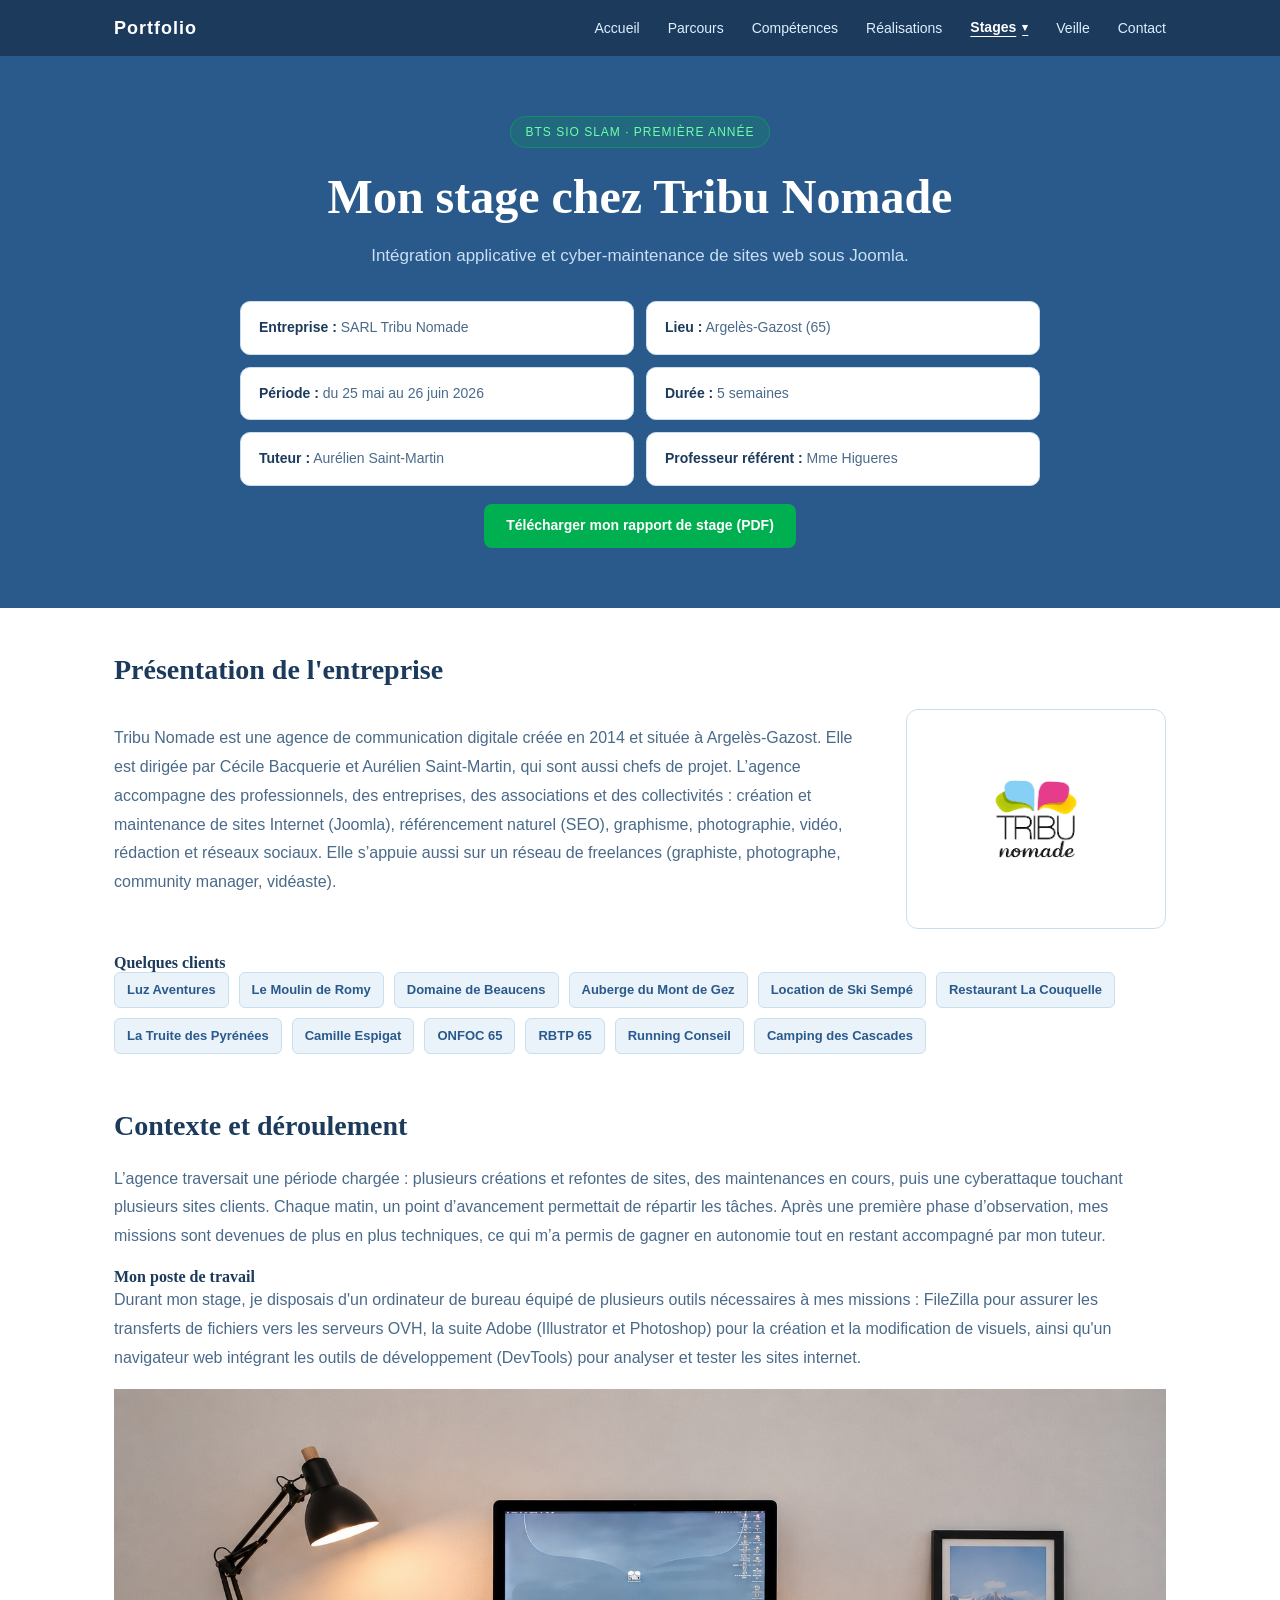
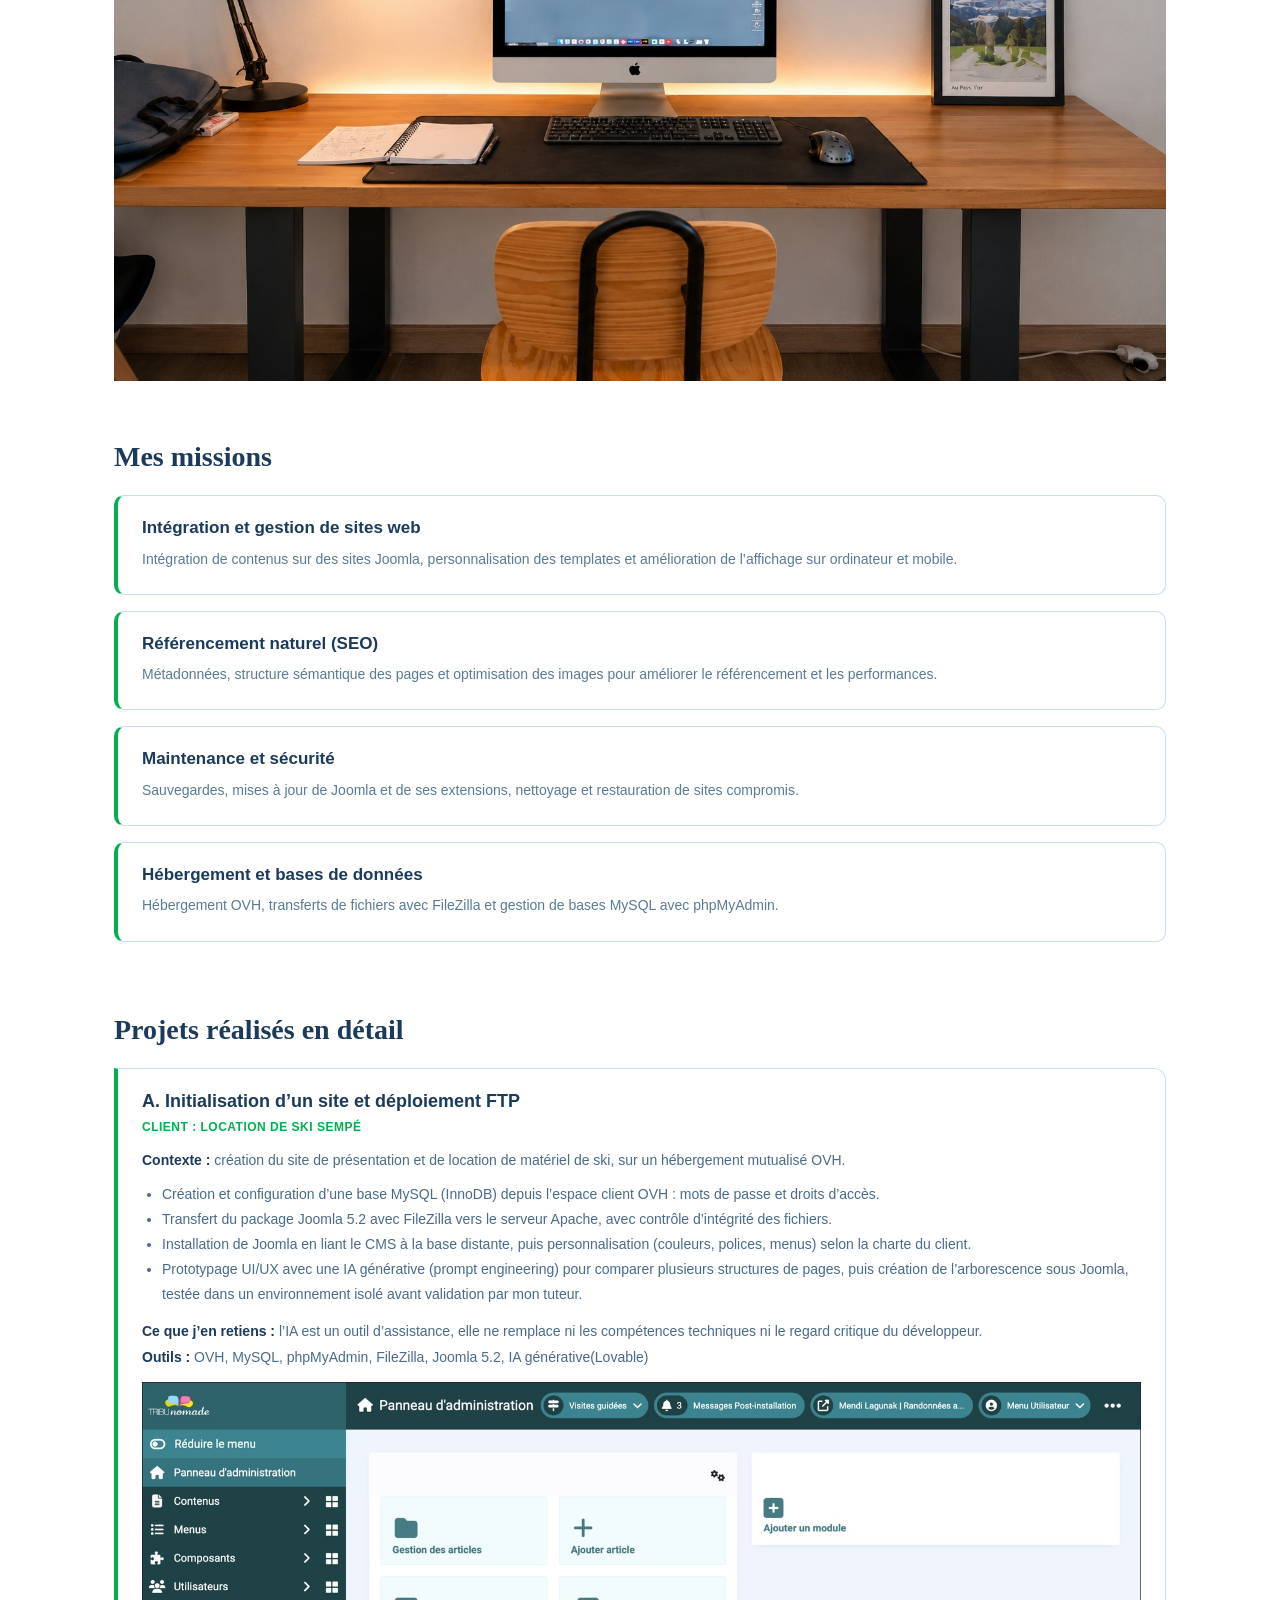
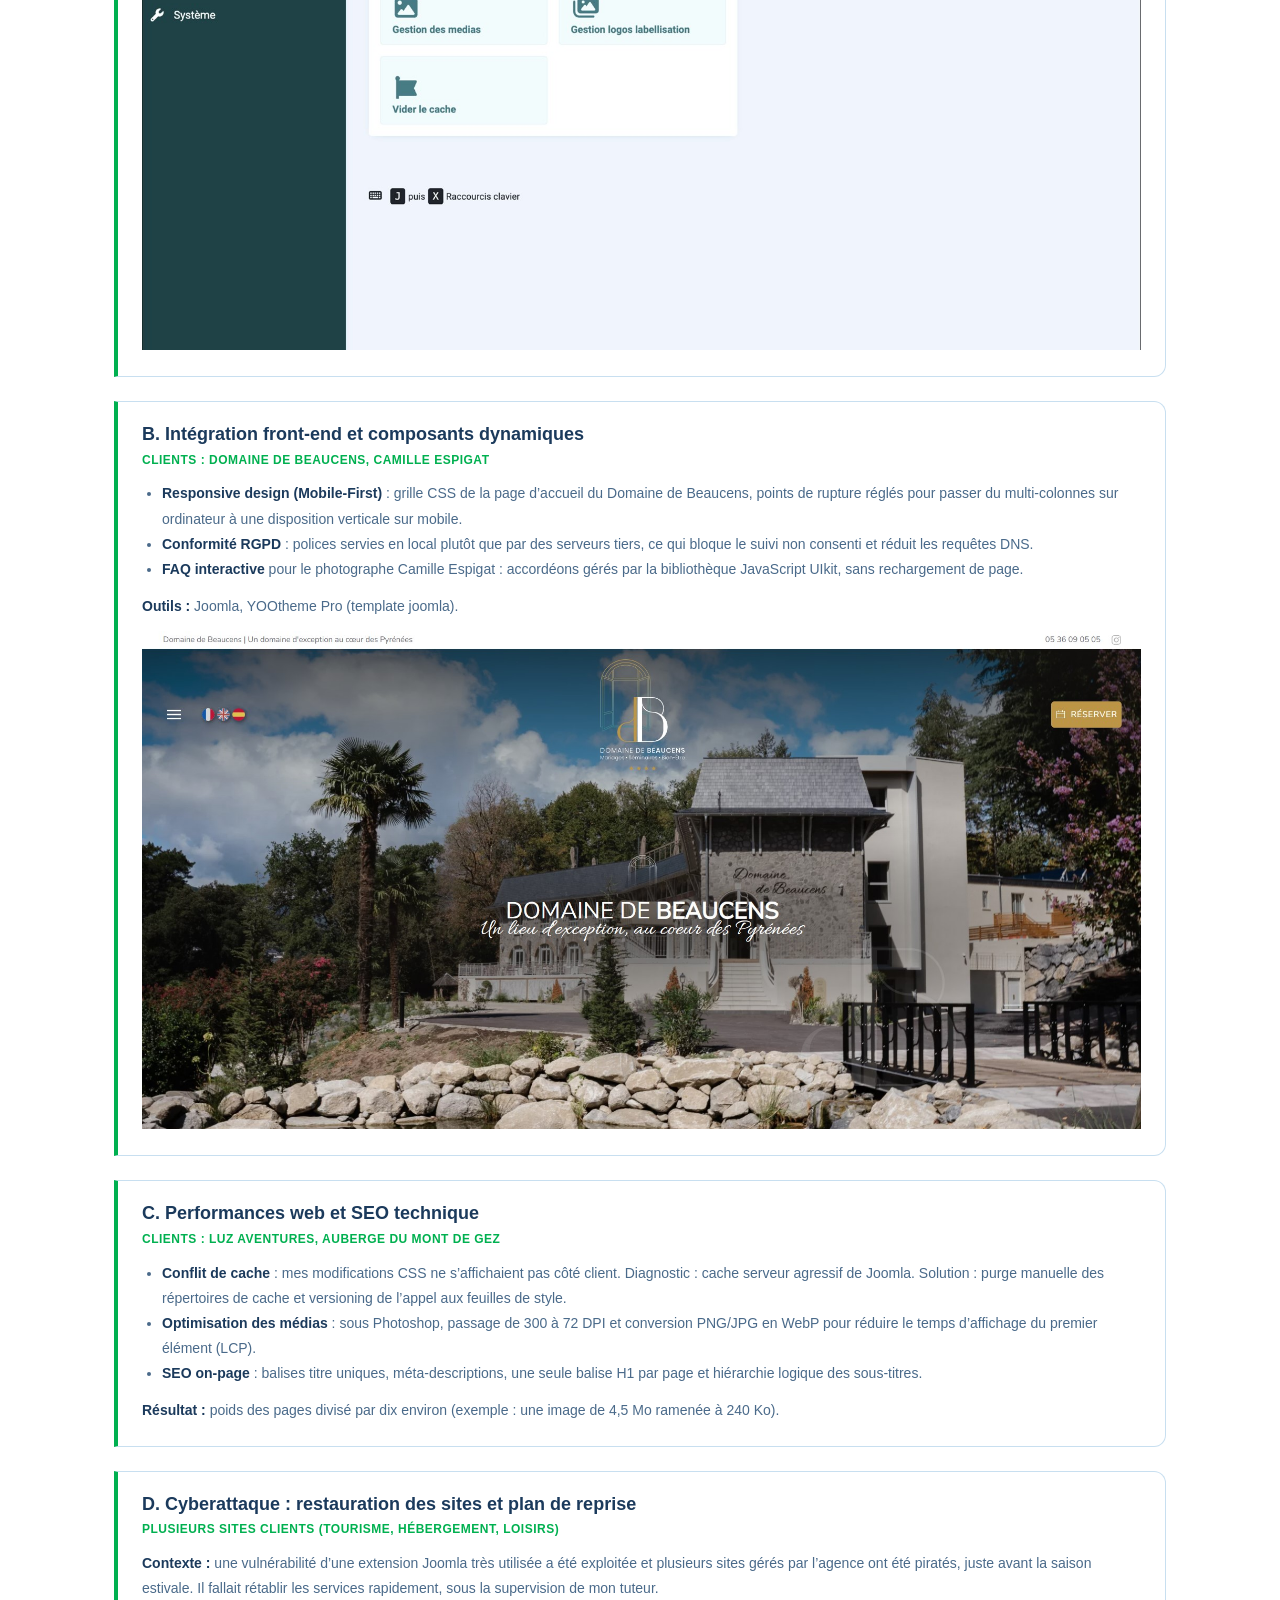
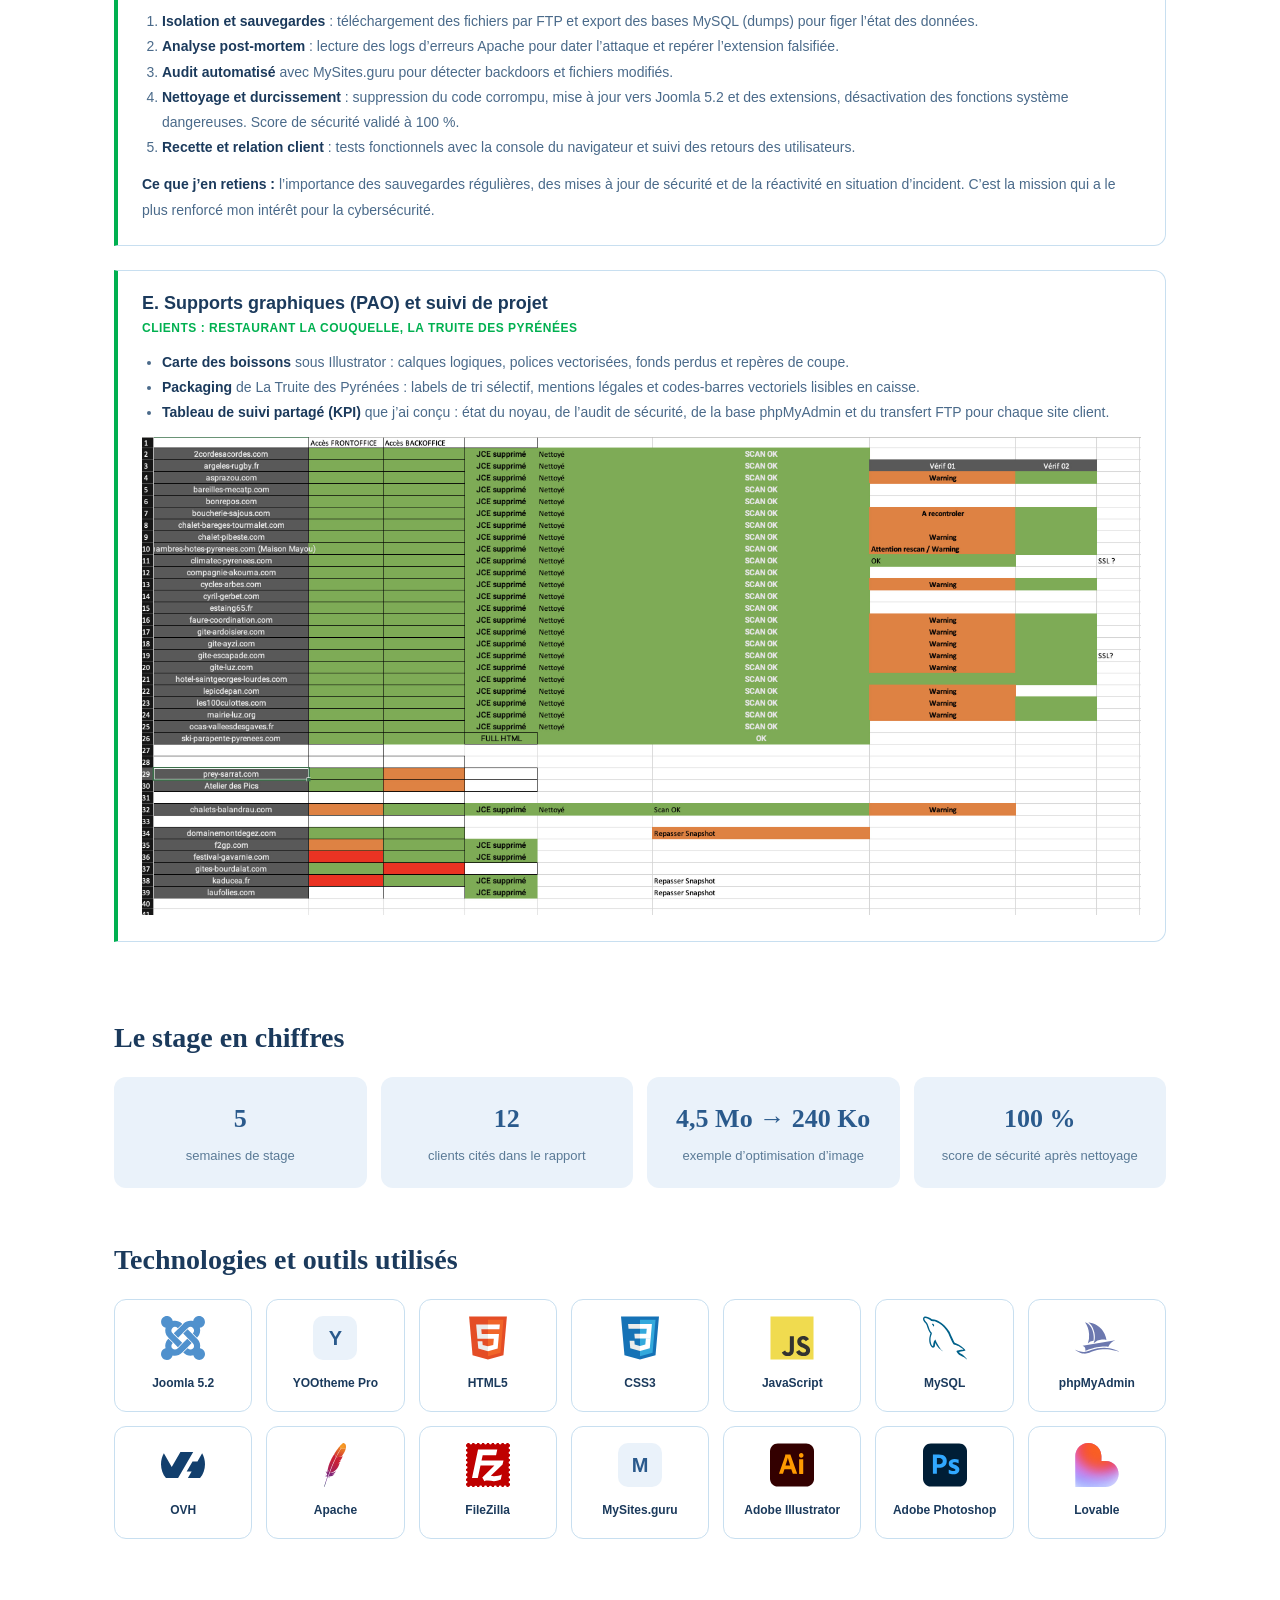
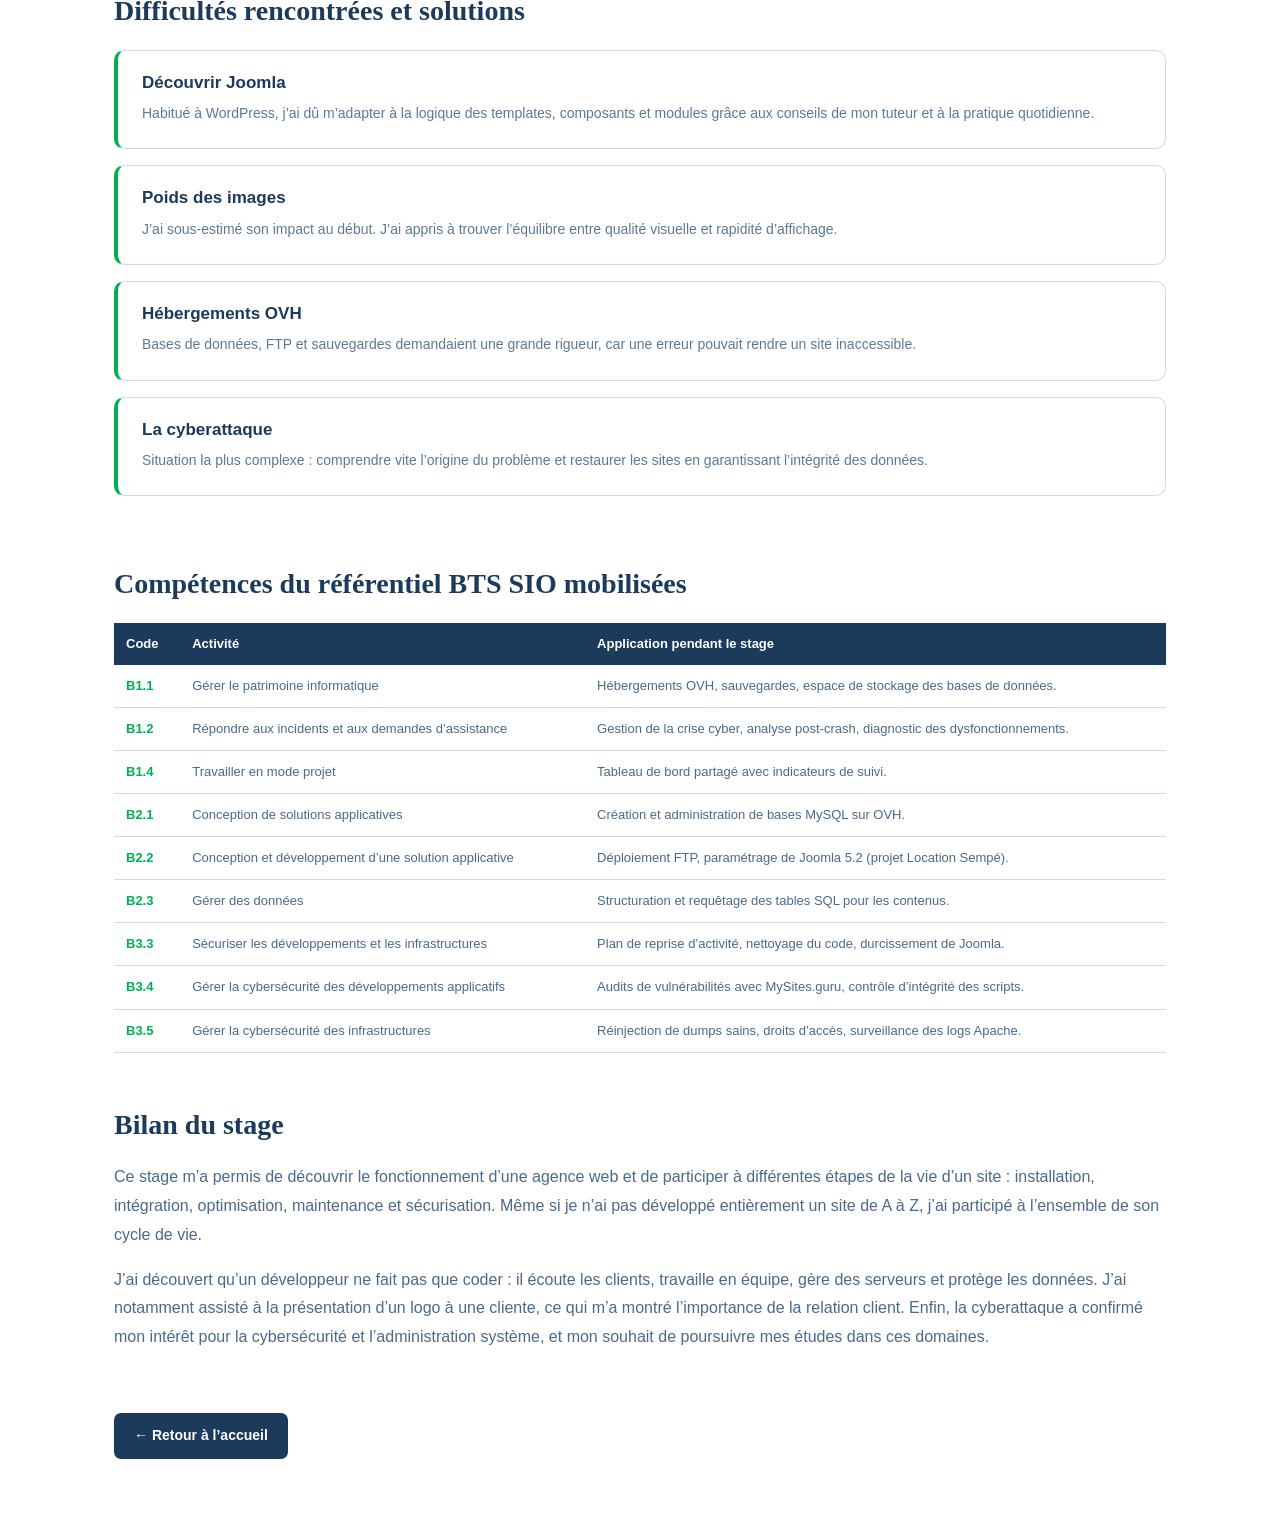
<file: pages/stages/stage1.html>
<!DOCTYPE html>
<html lang="fr">
<head>
    <meta charset="UTF-8">
    <meta name="viewport" content="width=device-width, initial-scale=1.0">
    <title>Stage de première année | Guillaume Crampe</title>
    <link rel="stylesheet" href="../../css/style.css">
<style>
.stage-btn{display:inline-block;background:#00b050;color:#fff;border-radius:8px;padding:10px 22px;font-weight:700;font-size:14px;margin-top:18px}
.stage-btn:hover{opacity:.9}
.stage-proj{background:#fff;border:1px solid #c8dff0;border-left:4px solid #00b050;border-radius:0 12px 12px 0;padding:22px 24px;margin-bottom:24px}
.stage-proj h3{font-size:18px;color:#1b3a5c;margin-bottom:4px;font-family:'Outfit',sans-serif}
.stage-proj .proj-client{font-size:12px;color:#00b050;font-weight:700;text-transform:uppercase;letter-spacing:.5px;margin-bottom:10px}
.stage-proj p,.stage-proj li{font-size:14px;color:#4a6a8a;line-height:1.8}
.stage-proj ul,.stage-ol{padding-left:20px;margin:8px 0 12px}
.stage-proj strong{color:#1b3a5c}
.stage-stats{display:grid;grid-template-columns:repeat(auto-fit,minmax(170px,1fr));gap:14px;margin-top:10px}
.stat-box{background:#eaf2fa;border-radius:12px;padding:20px 14px;text-align:center}
.stat-box b{display:block;font-size:26px;color:#2a5a8c;font-family:'Playfair Display',serif}
.stat-box span{font-size:13px;color:#5a7a96}
.table-wrap{overflow-x:auto}
.stage-table{width:100%;border-collapse:collapse;font-size:13px;background:#fff}
.stage-table th{background:#1b3a5c;color:#fff;text-align:left;padding:10px 12px}
.stage-table td{padding:10px 12px;border-bottom:1px solid #c8dff0;color:#4a6a8a;vertical-align:top}
.stage-table td:first-child{font-weight:700;color:#00b050;white-space:nowrap}
.annexes-grid{display:grid;grid-template-columns:repeat(auto-fit,minmax(260px,1fr));gap:16px}
.annexes-grid figcaption,.stage-fig figcaption{font-size:12px;color:#6a8aaa;text-align:center;margin-top:-8px;margin-bottom:12px}
.stage-fig{margin:12px 0 4px}
</style>
<style>
.tool-grid{display:grid;grid-template-columns:repeat(auto-fill,minmax(120px,1fr));gap:14px;margin-top:10px}
.tool-item{background:#fff;border:1px solid #c8dff0;border-radius:12px;padding:16px 8px;text-align:center;transition:transform .2s,box-shadow .2s}
.tool-item:hover{transform:translateY(-3px);box-shadow:0 6px 18px rgba(27,58,92,.12)}
.tool-item img,.tool-initial{width:44px;height:44px;margin:0 auto 8px;object-fit:contain;display:block}
.tool-initial{background:#eaf2fa;color:#2a5a8c;border-radius:10px;font:700 20px/44px 'Outfit',sans-serif}
.tool-item span:last-child{font-size:12px;font-weight:600;color:#1b3a5c}
</style>
</head>

<body>
    <header>
      <nav class="navbar">
    <div class="nav-container">
        <div class="logo"><a href="../../index.html" style="color:inherit;text-decoration:none;">Portfolio</a></div>
        <ul class="nav-menu">
            <li><a href="../../index.html" class="nav-link">Accueil</a></li>
            <li><a href="../parcours.html" class="nav-link">Parcours</a></li>
            <li><a href="../competences.html" class="nav-link">Compétences</a></li>
            <li><a href="../realisations.html" class="nav-link">Réalisations</a></li>
            <li class="nav-item-dropdown">
                <a href="stage1.html" class="nav-link nav-dropdown-toggle active">
                    Stages <span class="dropdown-arrow">▾</span>
                </a>
                <ul class="nav-submenu">
                    <li><a href="stage1.html" class="nav-link active">Stage de 1ère année</a></li>
                    <li><a href="stage2.html" class="nav-link">Stage de 2ème année</a></li>
                </ul>
            </li>
            <li><a href="../veille.html" class="nav-link">Veille</a></li>
            <li><a href="../contact.html" class="nav-link">Contact</a></li>
        </ul>
        <div class="hamburger">
            <span></span>
            <span></span>
            <span></span>
        </div>
    </div>
</nav>
    </header>

    <main class="stage-page">
        <section class="stage-hero">
            <p class="stage-label">BTS SIO SLAM · Première année</p>
            <h1>Mon stage chez Tribu Nomade</h1>
            <p class="stage-subtitle">Intégration applicative et cyber-maintenance de sites web sous Joomla.</p>
            <div class="stage-infos">
                <p><strong>Entreprise :</strong> SARL Tribu Nomade</p>
                <p><strong>Lieu :</strong> Argelès-Gazost (65)</p>
                <p><strong>Période :</strong> du 25 mai au 26 juin 2026</p>
                <p><strong>Durée :</strong> 5 semaines</p>
                <p><strong>Tuteur :</strong> Aurélien Saint-Martin</p>
                <p><strong>Professeur référent :</strong> Mme Higueres</p>
            </div>
            <a class="stage-btn" href="../../documents/rapport-stage-1.pdf" target="_blank" rel="noopener">Télécharger mon rapport de stage (PDF)</a>
        </section>

        <section class="stage-section">
            <h2>Présentation de l'entreprise</h2>
            <div class="stage-presentation">
            <div class="stage-presentation-texte">
            <p>Tribu Nomade est une agence de communication digitale créée en 2014 et située à Argelès-Gazost. Elle est dirigée par Cécile Bacquerie et Aurélien Saint-Martin, qui sont aussi chefs de projet. L’agence accompagne des professionnels, des entreprises, des associations et des collectivités : création et maintenance de sites Internet (Joomla), référencement naturel (SEO), graphisme, photographie, vidéo, rédaction et réseaux sociaux. Elle s’appuie aussi sur un réseau de freelances (graphiste, photographe, community manager, vidéaste).</p>
            </div>

        <div class="stage-presentation-image">
        <img src="../../images/logo-tribu-nomade.jpg" alt="Logo de Tribu Nomade">
        </div>
    </div>
            <h3 style="margin-top:24px;font-size:16px">Quelques clients</h3>
            <div class="stage-tags">
                <span>Luz Aventures</span><span>Le Moulin de Romy</span><span>Domaine de Beaucens</span><span>Auberge du Mont de Gez</span><span>Location de Ski Sempé</span><span>Restaurant La Couquelle</span><span>La Truite des Pyrénées</span><span>Camille Espigat</span><span>ONFOC 65</span><span>RBTP 65</span><span>Running Conseil</span><span>Camping des Cascades</span>
            </div>
         </section>

        <section class="stage-section">
            <h2>Contexte et déroulement</h2>
            <p>L’agence traversait une période chargée : plusieurs créations et refontes de sites, des maintenances en cours, puis une cyberattaque touchant plusieurs sites clients. Chaque matin, un point d’avancement permettait de répartir les tâches. Après une première phase d’observation, mes missions sont devenues de plus en plus techniques, ce qui m’a permis de gagner en autonomie tout en restant accompagné par mon tuteur.</p>
            <h3 style="font-size:16px">Mon poste de travail</h3>
            <p>Durant mon stage, je disposais d'un ordinateur de bureau équipé de plusieurs outils nécessaires à mes missions : FileZilla pour assurer les transferts de fichiers vers les serveurs OVH, la suite Adobe (Illustrator et Photoshop) pour la création et la modification de visuels, ainsi qu'un navigateur web intégrant les outils de développement (DevTools) pour analyser et tester les sites internet.</p>
            <figure class="stage-fig">
    <img src="../../images/stage1-poste-travail.jpg" 
         alt="Photo de mon poste de travail durant mon stage">
</figure>
        </section>

        <section class="stage-section">
            <h2>Mes missions</h2>
            <div class="stage-card"><h3>Intégration et gestion de sites web</h3><p>Intégration de contenus sur des sites Joomla, personnalisation des templates et amélioration de l’affichage sur ordinateur et mobile.</p></div>
            <div class="stage-card"><h3>Référencement naturel (SEO)</h3><p>Métadonnées, structure sémantique des pages et optimisation des images pour améliorer le référencement et les performances.</p></div>
            <div class="stage-card"><h3>Maintenance et sécurité</h3><p>Sauvegardes, mises à jour de Joomla et de ses extensions, nettoyage et restauration de sites compromis.</p></div>
            <div class="stage-card"><h3>Hébergement et bases de données</h3><p>Hébergement OVH, transferts de fichiers avec FileZilla et gestion de bases MySQL avec phpMyAdmin.</p></div>
        </section>

        <section class="stage-section">
            <h2>Projets réalisés en détail</h2>

            <div class="stage-proj">
                <h3>A. Initialisation d’un site et déploiement FTP</h3>
                <p class="proj-client">Client : Location de Ski Sempé</p>
                <p><strong>Contexte :</strong> création du site de présentation et de location de matériel de ski, sur un hébergement mutualisé OVH.</p>
                <ul>
                    <li>Création et configuration d’une base MySQL (InnoDB) depuis l’espace client OVH : mots de passe et droits d’accès.</li>
                    <li>Transfert du package Joomla 5.2 avec FileZilla vers le serveur Apache, avec contrôle d’intégrité des fichiers.</li>
                    <li>Installation de Joomla en liant le CMS à la base distante, puis personnalisation (couleurs, polices, menus) selon la charte du client.</li>
                    <li>Prototypage UI/UX avec une IA générative (prompt engineering) pour comparer plusieurs structures de pages, puis création de l’arborescence sous Joomla, testée dans un environnement isolé avant validation par mon tuteur.</li>
                </ul>
                <p><strong>Ce que j’en retiens :</strong> l’IA est un outil d’assistance, elle ne remplace ni les compétences techniques ni le regard critique du développeur.</p>
                <p><strong>Outils :</strong> OVH, MySQL, phpMyAdmin, FileZilla, Joomla 5.2, IA générative(Lovable)<p>
                <figure class="stage-fig">
                 <img src="../../images/stage1-joomla.jpg" alt="Interface joomla">
            </figure>
            </div>

            <div class="stage-proj">
                <h3>B. Intégration front-end et composants dynamiques</h3>
                <p class="proj-client">Clients : Domaine de Beaucens, Camille Espigat</p>
                <ul>
                    <li><strong>Responsive design (Mobile-First)</strong> : grille CSS de la page d’accueil du Domaine de Beaucens, points de rupture réglés pour passer du multi-colonnes sur ordinateur à une disposition verticale sur mobile.</li>
                    <li><strong>Conformité RGPD</strong> : polices servies en local plutôt que par des serveurs tiers, ce qui bloque le suivi non consenti et réduit les requêtes DNS.</li>
                    <li><strong>FAQ interactive</strong> pour le photographe Camille Espigat : accordéons gérés par la bibliothèque JavaScript UIkit, sans rechargement de page.</li>
                </ul>
                <p><strong>Outils :</strong> Joomla, YOOtheme Pro (template joomla).</p>
                <figure class="stage-fig">
                <img src="../../images/stage1-beaucens.jpg" alt="Site du Domaine de Beaucens">
                </figure>
            </div>

            <div class="stage-proj">
                <h3>C. Performances web et SEO technique</h3>
                <p class="proj-client">Clients : Luz Aventures, Auberge du Mont de Gez</p>
                <ul>
                    <li><strong>Conflit de cache</strong> : mes modifications CSS ne s’affichaient pas côté client. Diagnostic : cache serveur agressif de Joomla. Solution : purge manuelle des répertoires de cache et versioning de l’appel aux feuilles de style.</li>
                    <li><strong>Optimisation des médias</strong> : sous Photoshop, passage de 300 à 72 DPI et conversion PNG/JPG en WebP pour réduire le temps d’affichage du premier élément (LCP).</li>
                    <li><strong>SEO on-page</strong> : balises titre uniques, méta-descriptions, une seule balise H1 par page et hiérarchie logique des sous-titres.</li>
                </ul>
                <p><strong>Résultat :</strong> poids des pages divisé par dix environ (exemple : une image de 4,5 Mo ramenée à 240 Ko).</p>
               </div>

            <div class="stage-proj">
                <h3>D. Cyberattaque : restauration des sites et plan de reprise</h3>
                <p class="proj-client">Plusieurs sites clients (tourisme, hébergement, loisirs)</p>
                <p><strong>Contexte :</strong> une vulnérabilité d’une extension Joomla très utilisée a été exploitée et plusieurs sites gérés par l’agence ont été piratés, juste avant la saison estivale. Il fallait rétablir les services rapidement, sous la supervision de mon tuteur.</p>
                <ol class="stage-ol" style="font-size:14px;color:#4a6a8a;line-height:1.8">
                    <li><strong>Isolation et sauvegardes</strong> : téléchargement des fichiers par FTP et export des bases MySQL (dumps) pour figer l’état des données.</li>
                    <li><strong>Analyse post-mortem</strong> : lecture des logs d’erreurs Apache pour dater l’attaque et repérer l’extension falsifiée.</li>
                    <li><strong>Audit automatisé</strong> avec MySites.guru pour détecter backdoors et fichiers modifiés.</li>
                    <li><strong>Nettoyage et durcissement</strong> : suppression du code corrompu, mise à jour vers Joomla 5.2 et des extensions, désactivation des fonctions système dangereuses. Score de sécurité validé à 100 %.</li>
                    <li><strong>Recette et relation client</strong> : tests fonctionnels avec la console du navigateur et suivi des retours des utilisateurs.</li>
                </ol>
                <p><strong>Ce que j’en retiens :</strong> l’importance des sauvegardes régulières, des mises à jour de sécurité et de la réactivité en situation d’incident. C’est la mission qui a le plus renforcé mon intérêt pour la cybersécurité.</p>
            </div>

            <div class="stage-proj">
                <h3>E. Supports graphiques (PAO) et suivi de projet</h3>
                <p class="proj-client">Clients : Restaurant La Couquelle, La Truite des Pyrénées</p>
                <ul>
                    <li><strong>Carte des boissons</strong> sous Illustrator : calques logiques, polices vectorisées, fonds perdus et repères de coupe.</li>
                    <li><strong>Packaging</strong> de La Truite des Pyrénées : labels de tri sélectif, mentions légales et codes-barres vectoriels lisibles en caisse.</li>
                    <li><strong>Tableau de suivi partagé (KPI)</strong> que j’ai conçu : état du noyau, de l’audit de sécurité, de la base phpMyAdmin et du transfert FTP pour chaque site client.</li>
                </ul>
                <figure class="stage-fig">
                <img src="../../images/stage1-suiviProjet.jpg" alt="Tableau de suivi des projets">
                </figure>
            </div>
        </section>

        <section class="stage-section">
            <h2>Le stage en chiffres</h2>
            <div class="stage-stats">
                <div class="stat-box"><b>5</b><span>semaines de stage</span></div>
                <div class="stat-box"><b>12</b><span>clients cités dans le rapport</span></div>
                <div class="stat-box"><b>4,5 Mo → 240 Ko</b><span>exemple d’optimisation d’image</span></div>
                <div class="stat-box"><b>100 %</b><span>score de sécurité après nettoyage</span></div>
            </div>
        </section>

        <section class="stage-section">
            <h2>Technologies et outils utilisés</h2>
            <div class="tool-grid">
                <div class="tool-item"><img src="../../images/logos/joomla.svg" alt="Logo Joomla 5.2" loading="lazy"><span>Joomla 5.2</span></div>
                <div class="tool-item"><span class="tool-initial">Y</span><span>YOOtheme Pro</span></div>
                <div class="tool-item"><img src="../../images/logos/html5.svg" alt="Logo HTML5" loading="lazy"><span>HTML5</span></div>
                <div class="tool-item"><img src="../../images/logos/css3.svg" alt="Logo CSS3" loading="lazy"><span>CSS3</span></div>
                <div class="tool-item"><img src="../../images/logos/javascript.svg" alt="Logo JavaScript" loading="lazy"><span>JavaScript</span></div>
                <div class="tool-item"><img src="../../images/logos/mysql.svg" alt="Logo MySQL" loading="lazy"><span>MySQL</span></div>
                <div class="tool-item"><img src="../../images/logos/phpmyadmin.svg" alt="Logo phpMyAdmin" loading="lazy"><span>phpMyAdmin</span></div>
                <div class="tool-item"><img src="../../images/logos/ovh.svg" alt="Logo OVH" loading="lazy"><span>OVH</span></div>
                <div class="tool-item"><img src="../../images/logos/apache.svg" alt="Logo Apache" loading="lazy"><span>Apache</span></div>
                <div class="tool-item"><img src="../../images/logos/filezilla.svg" alt="Logo FileZilla" loading="lazy"><span>FileZilla</span></div>
                <div class="tool-item"><span class="tool-initial">M</span><span>MySites.guru</span></div>
                <div class="tool-item"><img src="../../images/logos/illustrator.svg" alt="Logo Adobe Illustrator" loading="lazy"><span>Adobe Illustrator</span></div>
                <div class="tool-item"><img src="../../images/logos/photoshop.svg" alt="Logo Adobe Photoshop" loading="lazy"><span>Adobe Photoshop</span></div>
                <div class="tool-item"><img src="../../images/logos/lovable.svg" alt="Logo Lovable" loading="lazy"><span>Lovable</span></div>
            </div>
        </section>

        <section class="stage-section">
            <h2>Difficultés rencontrées et solutions</h2>
            <div class="stage-card"><h3>Découvrir Joomla</h3><p>Habitué à WordPress, j’ai dû m’adapter à la logique des templates, composants et modules grâce aux conseils de mon tuteur et à la pratique quotidienne.</p></div>
            <div class="stage-card"><h3>Poids des images</h3><p>J’ai sous-estimé son impact au début. J’ai appris à trouver l’équilibre entre qualité visuelle et rapidité d’affichage.</p></div>
            <div class="stage-card"><h3>Hébergements OVH</h3><p>Bases de données, FTP et sauvegardes demandaient une grande rigueur, car une erreur pouvait rendre un site inaccessible.</p></div>
            <div class="stage-card"><h3>La cyberattaque</h3><p>Situation la plus complexe : comprendre vite l’origine du problème et restaurer les sites en garantissant l’intégrité des données.</p></div>
        </section>

        <section class="stage-section">
            <h2>Compétences du référentiel BTS SIO mobilisées</h2>
            <div class="table-wrap">
            <table class="stage-table">
                <thead><tr><th>Code</th><th>Activité</th><th>Application pendant le stage</th></tr></thead>
                <tbody>
                    <tr><td>B1.1</td><td>Gérer le patrimoine informatique</td><td>Hébergements OVH, sauvegardes, espace de stockage des bases de données.</td></tr>
                    <tr><td>B1.2</td><td>Répondre aux incidents et aux demandes d’assistance</td><td>Gestion de la crise cyber, analyse post-crash, diagnostic des dysfonctionnements.</td></tr>
                    <tr><td>B1.4</td><td>Travailler en mode projet</td><td>Tableau de bord partagé avec indicateurs de suivi.</td></tr>
                    <tr><td>B2.1</td><td>Conception de solutions applicatives</td><td>Création et administration de bases MySQL sur OVH.</td></tr>
                    <tr><td>B2.2</td><td>Conception et développement d’une solution applicative</td><td>Déploiement FTP, paramétrage de Joomla 5.2 (projet Location Sempé).</td></tr>
                    <tr><td>B2.3</td><td>Gérer des données</td><td>Structuration et requêtage des tables SQL pour les contenus.</td></tr>
                    <tr><td>B3.3</td><td>Sécuriser les développements et les infrastructures</td><td>Plan de reprise d’activité, nettoyage du code, durcissement de Joomla.</td></tr>
                    <tr><td>B3.4</td><td>Gérer la cybersécurité des développements applicatifs</td><td>Audits de vulnérabilités avec MySites.guru, contrôle d’intégrité des scripts.</td></tr>
                    <tr><td>B3.5</td><td>Gérer la cybersécurité des infrastructures</td><td>Réinjection de dumps sains, droits d’accès, surveillance des logs Apache.</td></tr>
                </tbody>
            </table>
            </div>
        </section>

        <section class="stage-section">
            <h2>Bilan du stage</h2>
            <p>Ce stage m’a permis de découvrir le fonctionnement d’une agence web et de participer à différentes étapes de la vie d’un site : installation, intégration, optimisation, maintenance et sécurisation. Même si je n’ai pas développé entièrement un site de A à Z, j’ai participé à l’ensemble de son cycle de vie.</p>
            <p>J’ai découvert qu’un développeur ne fait pas que coder : il écoute les clients, travaille en équipe, gère des serveurs et protège les données. J’ai notamment assisté à la présentation d’un logo à une cliente, ce qui m’a montré l’importance de la relation client. Enfin, la cyberattaque a confirmé mon intérêt pour la cybersécurité et l’administration système, et mon souhait de poursuivre mes études dans ces domaines.</p>
        </section>

        <div class="stage-back">
            <a href="../../index.html">← Retour à l’accueil</a>
        </div>
    </main>
    <script src="../../js/main.js"></script>
</body>
</html>
</file>
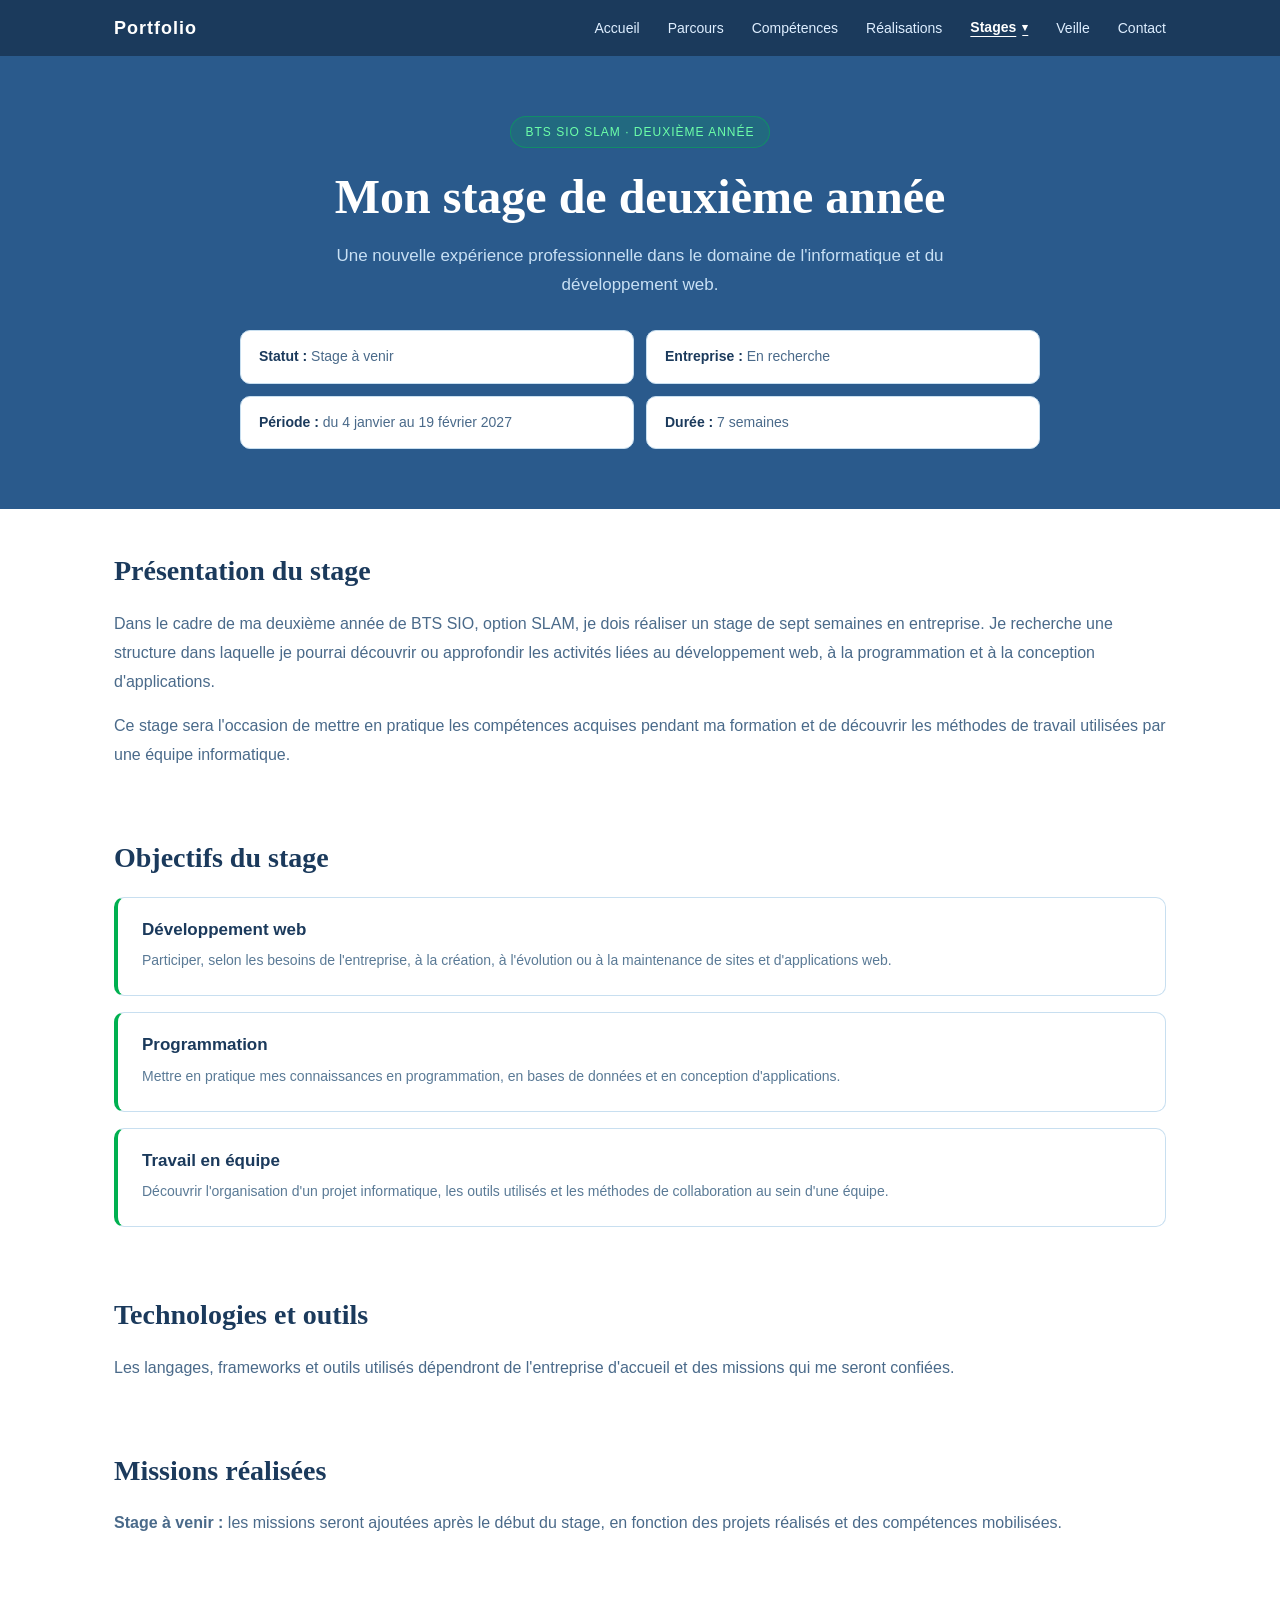
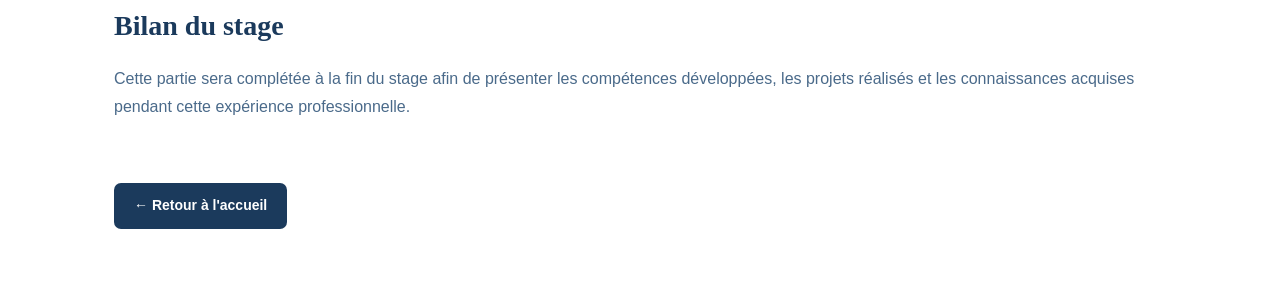
<file: pages/stages/stage2.html>
<!DOCTYPE html>
<html lang="fr">
<head>
    <meta charset="UTF-8">
    <meta name="viewport" content="width=device-width, initial-scale=1.0">
    <title>Stage de deuxième année | Guillaume Crampe</title>
    <link rel="stylesheet" href="../../css/style.css">
</head>

<body>
    <header>
        <nav class="navbar">
            <div class="nav-container">
                <div class="logo">
                    <a href="../../index.html" style="color:inherit;text-decoration:none;">Portfolio</a>
                </div>

                <ul class="nav-menu">
                    <li><a href="../../index.html" class="nav-link">Accueil</a></li>
                    <li><a href="../parcours.html" class="nav-link">Parcours</a></li>
                    <li><a href="../competences.html" class="nav-link">Compétences</a></li>
                    <li><a href="../realisations.html" class="nav-link">Réalisations</a></li>

                    <li class="nav-item-dropdown">
                        <a href="stage2.html" class="nav-link nav-dropdown-toggle active">
                            Stages <span class="dropdown-arrow">▾</span>
                        </a>
                        <ul class="nav-submenu">
                            <li><a href="stage1.html" class="nav-link">Stage de 1ère année</a></li>
                            <li><a href="stage2.html" class="nav-link active">Stage de 2ème année</a></li>
                        </ul>
                    </li>

                    <li><a href="../veille.html" class="nav-link">Veille</a></li>
                    <li><a href="../contact.html" class="nav-link">Contact</a></li>
                </ul>

                <div class="hamburger">
                    <span></span>
                    <span></span>
                    <span></span>
                </div>
            </div>
        </nav>
    </header>

    <main class="stage-page">
        <section class="stage-hero">
            <p class="stage-label">BTS SIO SLAM · Deuxième année</p>
            <h1>Mon stage de deuxième année</h1>
            <p class="stage-subtitle">
                Une nouvelle expérience professionnelle dans le domaine de l'informatique et du développement web.
            </p>

            <div class="stage-infos">
                <p><strong>Statut :</strong> Stage à venir</p>
                <p><strong>Entreprise :</strong> En recherche</p>
                <p><strong>Période :</strong> du 4 janvier au 19 février 2027</p>
                <p><strong>Durée :</strong> 7 semaines</p>
            </div>
        </section>

        <section class="stage-section">
            <h2>Présentation du stage</h2>
            <p>
                Dans le cadre de ma deuxième année de BTS SIO, option SLAM,
                je dois réaliser un stage de sept semaines en entreprise.
                Je recherche une structure dans laquelle je pourrai découvrir
                ou approfondir les activités liées au développement web,
                à la programmation et à la conception d'applications.
            </p>
            <p>
                Ce stage sera l'occasion de mettre en pratique les compétences
                acquises pendant ma formation et de découvrir les méthodes
                de travail utilisées par une équipe informatique.
            </p>
        </section>

        <section class="stage-section">
            <h2>Objectifs du stage</h2>

            <div class="stage-card">
                <h3>Développement web</h3>
                <p>
                    Participer, selon les besoins de l'entreprise, à la création,
                    à l'évolution ou à la maintenance de sites et d'applications web.
                </p>
            </div>

            <div class="stage-card">
                <h3>Programmation</h3>
                <p>
                    Mettre en pratique mes connaissances en programmation,
                    en bases de données et en conception d'applications.
                </p>
            </div>

            <div class="stage-card">
                <h3>Travail en équipe</h3>
                <p>
                    Découvrir l'organisation d'un projet informatique,
                    les outils utilisés et les méthodes de collaboration
                    au sein d'une équipe.
                </p>
            </div>
        </section>

        <section class="stage-section">
            <h2>Technologies et outils</h2>
            <p>
                Les langages, frameworks et outils utilisés dépendront
                de l'entreprise d'accueil et des missions qui me seront confiées.
            </p>
        </section>

        <section class="stage-section">
            <h2>Missions réalisées</h2>
            <p>
                <strong>Stage à venir :</strong> les missions seront ajoutées
                après le début du stage, en fonction des projets réalisés
                et des compétences mobilisées.
            </p>
        </section>

        <section class="stage-section">
            <h2>Bilan du stage</h2>
            <p>
                Cette partie sera complétée à la fin du stage afin de présenter
                les compétences développées, les projets réalisés et les
                connaissances acquises pendant cette expérience professionnelle.
            </p>
        </section>

        <div class="stage-back">
            <a href="../../index.html">← Retour à l'accueil</a>
        </div>
    </main>
</body>
</html>
</file>
<file: css/style.css>
/* =============================================
   PORTFOLIO — Guillaume Crampé
   Palette : Bleu océan #2a5a8c + Vert émeraude #00b050
   ============================================= */

/* --- RESET & BASE --- */
* { margin: 0; padding: 0; box-sizing: border-box; }

body {
    font-family: 'Outfit', sans-serif;
    font-size: 16px;
    font-weight: 400;
    line-height: 1.7;
    color: #1b3a5c;
    background: #ffffff;
}

h1, h2, h3, h4 { font-family: 'Playfair Display', serif; font-weight: 700; line-height: 1.2; }
a { text-decoration: none; color: inherit; }
img { max-width: 100%; display: block; }

.container { max-width: 1100px; margin: 0 auto; padding: 0 24px; }

/* --- NAVBAR --- */
.navbar {
    background: #1b3a5c;
    position: sticky;
    top: 0;
    z-index: 100;
    height: 56px;
    display: flex;
    align-items: center;
}

.nav-container {
    max-width: 1100px;
    margin: 0 auto;
    padding: 0 24px;
    width: 100%;
    display: flex;
    align-items: center;
    justify-content: space-between;
    position: relative;
}

.logo { color: #ffffff; font-family: 'Outfit', sans-serif; font-weight: 600; font-size: 18px; letter-spacing: 1px; }

.nav-menu { list-style: none; display: flex; gap: 28px; align-items: center; }

.nav-link { color: #deeeff; font-size: 14px; font-weight: 500; transition: color 0.2s; }
.nav-link:hover { color: #ffffff; }
.nav-link.active { color: #ffffff; font-weight: 700; text-decoration: underline; text-underline-offset: 4px; }

.hamburger { display: none; flex-direction: column; gap: 5px; cursor: pointer; }
.hamburger span { display: block; width: 24px; height: 2px; background: #deeeff; border-radius: 2px; transition: all 0.3s; }

/* --- HERO --- */
.hero { background: #2a5a8c; padding: 80px 24px 90px; }

.hero-content { max-width: 1100px; margin: 0 auto; }

.hero-badge {
    display: inline-flex; align-items: center; gap: 8px;
    background: rgba(0,176,80,0.18); border: 1px solid rgba(0,176,80,0.5);
    border-radius: 20px; padding: 5px 14px; font-size: 12px; color: #6dffa8;
    letter-spacing: 1.5px; text-transform: uppercase; margin-bottom: 20px;
    font-family: 'Outfit', sans-serif; font-weight: 500;
}

.badge-dot { width: 7px; height: 7px; border-radius: 50%; background: #00b050; flex-shrink: 0; }

.hero-title { font-family: 'Playfair Display', serif; font-size: clamp(42px, 6vw, 68px); font-weight: 700; color: #ffffff; line-height: 1.05; }
.hero-title em { display: block; font-style: italic; color: #00d060; }
.hero-subtitle { font-size: 18px; color: #c8e0f4; margin-top: 18px; max-width: 520px; line-height: 1.7; }

/* --- SECTIONS --- */
.page-section { padding: 72px 0; background: #ffffff; }
.page-section.bg-light { background: #f5f8fc; }
.page-section.bg-lighter { background: #eaf2fa; }

.section-title { font-size: 28px; color: #1b3a5c; margin-bottom: 32px; font-family: 'Playfair Display', serif; font-weight: 700; }

/* --- HOMEPAGE SECTIONS --- */
.about { padding: 72px 0; background: #ffffff; }
.about h2 { font-size: 32px; color: #1b3a5c; margin-bottom: 32px; }

.about-content { display: flex; gap: 48px; align-items: center; }
.about-text { flex: 1; }
.about-text p { color: #4a6a8a; margin-bottom: 16px; font-size: 16px; line-height: 1.8; }

.about-image { flex-shrink: 0; width: 200px; height: 200px; border-radius: 50%; overflow: hidden; border: 4px solid #c8dff0; }
.about-image img { width: 100%; height: 100%; object-fit: cover; }

.competences { padding: 72px 0; background: #c8dff0; }
.competences h2 { font-size: 32px; color: #1b3a5c; margin-bottom: 32px; }

.competences-grid { display: grid; grid-template-columns: repeat(auto-fit, minmax(220px, 1fr)); gap: 16px; }

.competence-card { background: #ffffff; border: 1px solid #a0c4e0; border-radius: 12px; padding: 20px 18px; transition: transform 0.2s, box-shadow 0.2s; }
.competence-card:hover { transform: translateY(-4px); box-shadow: 0 8px 24px rgba(27,58,92,0.12); }

.card-bar { height: 4px; border-radius: 2px; width: 32px; margin-bottom: 14px; }
.bar-green { background: #00b050; }
.bar-blue { background: #2a5a8c; }
.bar-orange { background: #f0873a; }

.competence-card h3 { font-size: 15px; color: #1b3a5c; margin-bottom: 8px; font-family: 'Outfit', sans-serif; font-weight: 600; }
.competence-card p { font-size: 13px; color: #5a7a96; line-height: 1.6; }

.formation { padding: 72px 0; background: #eaf2fa; }
.formation h2 { font-size: 32px; color: #1b3a5c; margin-bottom: 32px; }

/* --- TIMELINE --- */
.timeline { display: flex; flex-direction: column; max-width: 640px; }
.timeline-item { display: flex; gap: 18px; padding-bottom: 20px; }
.timeline-left { display: flex; flex-direction: column; align-items: center; min-width: 20px; }
.timeline-dot { width: 13px; height: 13px; border-radius: 50%; flex-shrink: 0; margin-top: 4px; border: 2px solid #ffffff; }
.dot-green { background: #00b050; }
.dot-blue { background: #2a5a8c; }
.timeline-bar { width: 2px; flex: 1; background: #b8d4ec; margin-top: 6px; }
.timeline-right { flex: 1; }
.timeline-year { font-size: 12px; font-weight: 600; font-family: 'Outfit', sans-serif; margin-bottom: 6px; letter-spacing: 0.5px; }
.year-green { color: #00b050; }
.year-blue { color: #2a5a8c; }
.timeline-box { background: #ffffff; border: 1px solid #c8dff0; border-radius: 10px; padding: 14px 18px; }
.timeline-box h4 { font-size: 15px; color: #1b3a5c; margin-bottom: 4px; font-family: 'Outfit', sans-serif; font-weight: 600; }
.timeline-box p { font-size: 13px; color: #6a8aaa; }

/* Tags dans timeline */
.tag { display: inline-block; font-size: 11px; border-radius: 4px; padding: 2px 8px; margin-top: 6px; font-weight: 600; font-family: 'Outfit', sans-serif; }
.tag-green { background: rgba(0,176,80,0.12); color: #007a38; }
.tag-blue { background: rgba(42,90,140,0.12); color: #1b3a5c; }

/* Centres d'intérêt */
.tags-grid { display: flex; flex-wrap: wrap; gap: 10px; }
.interest-tag { background: #ffffff; border: 1px solid #c8dff0; border-radius: 8px; padding: 8px 16px; font-size: 14px; color: #1b3a5c; font-weight: 500; }

/* --- COMPÉTENCES PAGE --- */
.bloc-header { display: flex; gap: 20px; align-items: flex-start; margin-bottom: 24px; }
.bloc-number { width: 44px; height: 44px; border-radius: 10px; color: #fff; font-size: 16px; font-weight: 800; display: flex; align-items: center; justify-content: center; flex-shrink: 0; font-family: 'Outfit', sans-serif; }
.bloc-sub { font-size: 14px; color: #5a7a96; margin-top: 2px; }

.skills-tags { display: flex; flex-wrap: wrap; gap: 8px; margin-bottom: 20px; }
.skill-tag { background: #eaf2fa; color: #2a5a8c; font-size: 13px; border-radius: 6px; padding: 5px 12px; font-weight: 600; }

.competence-detail { background: #fff; border: 1px solid #c8dff0; border-left: 4px solid #00b050; border-radius: 0 10px 10px 0; padding: 16px 20px; margin-bottom: 20px; }
.competence-detail p { font-size: 14px; color: #4a6a8a; line-height: 1.8; }

.img-placeholder { background: #f5f8fc; border: 2px dashed #b8d4ec; border-radius: 10px; padding: 32px 20px; text-align: center; margin-bottom: 16px; }
.img-placeholder p { font-size: 13px; color: #7aafc8; font-weight: 500; }

/* --- RÉALISATIONS PAGE --- */
.projets-grid { display: grid; grid-template-columns: repeat(auto-fit, minmax(300px, 1fr)); gap: 24px; }

.projet-card { background: #fff; border: 1px solid #c8dff0; border-radius: 12px; overflow: hidden; transition: transform 0.2s, box-shadow 0.2s; }
.projet-card:hover { transform: translateY(-4px); box-shadow: 0 8px 24px rgba(27,58,92,0.12); }

.projet-img { background: #c8dff0; height: 200px; display: flex; align-items: center; justify-content: center; border-bottom: 1px solid #b0cce0; overflow: hidden; }
.projet-img img { width: 100%; height: 100%; object-fit: cover; }
.projet-img span { font-size: 13px; color: #4a7aaa; font-weight: 500; }

.projet-body { padding: 20px; }
.projet-body h3 { font-size: 17px; color: #1b3a5c; margin-bottom: 8px; font-family: 'Outfit', sans-serif; font-weight: 700; }
.projet-body p { font-size: 13px; color: #5a7a96; line-height: 1.6; margin-bottom: 12px; }

.projet-tags { display: flex; gap: 6px; flex-wrap: wrap; margin-bottom: 16px; }
.ptag { background: rgba(0,176,80,0.12); color: #007a38; font-size: 11px; border-radius: 4px; padding: 3px 8px; font-weight: 600; }

.btn-projet { display: inline-block; background: #1b3a5c; color: #fff; border-radius: 7px; padding: 8px 18px; font-size: 13px; font-weight: 700; font-family: 'Outfit', sans-serif; transition: background 0.2s; }
.btn-projet:hover { background: #2a5a8c; }

/* --- VEILLE PAGE --- */
.article-card { background: #fff; border: 1px solid #c8dff0; border-radius: 12px; padding: 20px 24px; margin-bottom: 16px; display: flex; gap: 24px; transition: box-shadow 0.2s; }
.article-card:hover { box-shadow: 0 4px 16px rgba(27,58,92,0.1); }

.article-meta { display: flex; flex-direction: column; gap: 6px; min-width: 110px; }
.article-date { font-size: 12px; color: #00b050; font-weight: 700; font-family: 'Outfit', sans-serif; }
.article-tag-label { display: inline-block; background: #eaf2fa; color: #2a5a8c; font-size: 11px; border-radius: 4px; padding: 3px 8px; font-weight: 600; }

.article-body h3 { font-size: 16px; color: #1b3a5c; margin-bottom: 8px; font-family: 'Outfit', sans-serif; font-weight: 700; }
.article-body p { font-size: 13px; color: #5a7a96; line-height: 1.6; margin-bottom: 10px; }
.article-link { font-size: 13px; color: #00b050; font-weight: 600; transition: color 0.2s; }
.article-link:hover { color: #007a38; }

/* --- CONTACT PAGE --- */
.contact-layout { display: grid; grid-template-columns: 1fr 380px; gap: 48px; align-items: start; }

.contact-form-wrap h2 { margin-bottom: 28px; }

.contact-form { display: flex; flex-direction: column; gap: 20px; }

.form-group { display: flex; flex-direction: column; gap: 6px; }
.form-group label { font-size: 14px; font-weight: 600; color: #1b3a5c; }
.form-group input, .form-group textarea {
    padding: 12px 16px; border: 1.5px solid #c8dff0; border-radius: 8px;
    font-family: 'Outfit', sans-serif; font-size: 15px; color: #1b3a5c;
    background: #f5f8fc; transition: border-color 0.2s; outline: none;
}
.form-group input:focus, .form-group textarea:focus { border-color: #00b050; background: #ffffff; }

.contact-infos { background: #f5f8fc; border: 1px solid #c8dff0; border-radius: 12px; padding: 28px 24px; }
.contact-infos h2 { font-size: 22px; margin-bottom: 20px; }

.btn-email {
    display: block; background: #1b3a5c; color: #ffffff; border-radius: 10px;
    padding: 14px 20px; font-size: 14px; font-weight: 700; font-family: 'Outfit', sans-serif;
    text-align: center; margin-bottom: 24px; transition: background 0.2s; word-break: break-all;
}
.btn-email:hover { background: #2a5a8c; }

.info-list { display: flex; flex-direction: column; gap: 16px; }
.info-item { display: flex; gap: 14px; align-items: flex-start; }
.info-dot { width: 8px; height: 8px; border-radius: 50%; background: #00b050; flex-shrink: 0; margin-top: 6px; }
.info-label { font-size: 11px; color: #7aafc8; font-weight: 600; text-transform: uppercase; letter-spacing: 0.5px; margin-bottom: 2px; }
.info-value { font-size: 14px; color: #1b3a5c; font-weight: 500; }

/* --- CONTACT HOMEPAGE --- */
.contact { padding: 72px 0; background: #ffffff; }
.contact h2 { font-size: 32px; color: #1b3a5c; margin-bottom: 32px; }

/* --- BOUTONS --- */
.btn { font-family: 'Outfit', sans-serif; font-size: 15px; font-weight: 700; border-radius: 10px; padding: 13px 32px; cursor: pointer; border: none; transition: opacity 0.2s, transform 0.1s; align-self: flex-start; }
.btn:hover { opacity: 0.9; }
.btn:active { transform: scale(0.98); }
.btn-primary { background: #00b050; color: #ffffff; }

/* --- FOOTER --- */
footer { background: #1b3a5c; padding: 24px; text-align: center; }
footer p { color: #7aafc8; font-size: 13px; }

/* --- RESPONSIVE --- */
@media (max-width: 900px) {
    .contact-layout { grid-template-columns: 1fr; }
}

@media (max-width: 768px) {
    .nav-menu {
        display: none; flex-direction: column;
        position: absolute; top: 56px; left: 0; right: 0;
        background: #1b3a5c; padding: 20px 24px; gap: 18px;
    }
    .nav-menu.active { display: flex; }
    .hamburger { display: flex; }

    .hero { padding: 56px 20px 64px; }
    .hero-title { font-size: 38px; }

    .about-content { flex-direction: column-reverse; }
    .about-image { width: 140px; height: 140px; }

    .competences-grid { grid-template-columns: 1fr 1fr; }

    .article-card { flex-direction: column; gap: 10px; }
    .article-meta { flex-direction: row; align-items: center; }

    .bloc-header { flex-direction: column; gap: 12px; }
}

@media (max-width: 480px) {
    .competences-grid { grid-template-columns: 1fr; }
    .projets-grid { grid-template-columns: 1fr; }
}

/* Menu déroulant des stages */
.nav-item-dropdown {
    position: relative;
}

.nav-dropdown-toggle {
    display: flex;
    align-items: center;
    gap: 6px;
}

.dropdown-arrow {
    font-size: 0.8em;
    transition: transform 0.3s ease;
}

.nav-submenu {
    display: none;
    position: absolute;
    top: 100%;
    left: 0;
    min-width: 200px;
    padding: 8px 0;
    margin: 0;
    list-style: none;
    background: #ffffff;
    border-radius: 8px;
    box-shadow: 0 4px 12px rgba(0, 0, 0, 0.15);
    z-index: 1000;
}

.nav-submenu li a {
    display: block;
    padding: 10px 16px;
    color: #333333;
    text-decoration: none;
    white-space: nowrap;
    transition: background 0.2s ease;
}

.nav-submenu li a:hover {
    background: #f0f5f5;
}

/* Affichage au survol */
.nav-item-dropdown:hover .nav-submenu,
.nav-item-dropdown:focus-within .nav-submenu {
    display: block;
}

.nav-item-dropdown:hover .dropdown-arrow {
    transform: rotate(180deg);
}

/* Affichage sur écran tactile */
@media (max-width: 768px) {
    .nav-submenu {
        position: static;
        min-width: 100%;
        box-shadow: none;
        border-radius: 0;
        padding-left: 15px;
    }

    .nav-item-dropdown:focus-within .nav-submenu {
        display: block;
    }
}

/* =========================
   Pages des stages
   ========================= */

.stage-page {
    background: #ffffff;
    color: #1b3a5c;
}

.stage-hero {
    background: #2a5a8c;
    padding: 60px 24px;
    text-align: center;
}

.stage-label {
    display: inline-block;
    color: #6dffa8;
    background: rgba(0, 176, 80, 0.18);
    border: 1px solid rgba(0, 176, 80, 0.5);
    border-radius: 20px;
    padding: 5px 14px;
    font-size: 12px;
    letter-spacing: 1px;
    text-transform: uppercase;
    margin-bottom: 20px;
}

.stage-hero h1 {
    color: #ffffff;
    font-size: clamp(32px, 5vw, 48px);
    margin-bottom: 16px;
}

.stage-hero h1 em {
    color: #00d060;
}

.stage-subtitle {
    color: #c8e0f4;
    font-size: 17px;
    max-width: 700px;
    margin: 0 auto 30px;
}

.stage-infos {
    display: grid;
    grid-template-columns: repeat(2, minmax(0, 1fr));
    gap: 12px;
    max-width: 800px;
    margin: 30px auto 0;
    text-align: left;
}

.stage-infos p {
    background: #ffffff;
    border: 1px solid #c8dff0;
    border-radius: 10px;
    padding: 14px 18px;
    color: #4a6a8a;
    font-size: 14px;
}

.stage-infos strong {
    color: #1b3a5c;
}

.stage-section {
    max-width: 1100px;
    margin: 0 auto;
    padding: 45px 24px 10px;
}

.stage-section h2 {
    color: #1b3a5c;
    font-size: 28px;
    margin-bottom: 22px;
}

.stage-section > p {
    color: #4a6a8a;
    line-height: 1.8;
    margin-bottom: 16px;
}

.stage-card {
    background: #ffffff;
    border: 1px solid #c8dff0;
    border-left: 4px solid #00b050;
    border-radius: 10px;
    padding: 22px 24px;
    margin-bottom: 16px;
}

.stage-card h3 {
    font-family: 'Outfit', sans-serif;
    color: #1b3a5c;
    font-size: 17px;
    margin-bottom: 8px;
}

.stage-card p {
    color: #5a7a96;
    font-size: 14px;
    line-height: 1.8;
}

.stage-tags {
    display: flex;
    flex-wrap: wrap;
    gap: 10px;
}

.stage-tags span {
    background: #eaf2fa;
    color: #2a5a8c;
    border: 1px solid #c8dff0;
    border-radius: 6px;
    padding: 6px 12px;
    font-size: 13px;
    font-weight: 600;
}

.stage-back {
    max-width: 1100px;
    margin: 35px auto 60px;
    padding: 0 24px;
}

.stage-back a {
    display: inline-block;
    background: #1b3a5c;
    color: #ffffff;
    padding: 11px 20px;
    border-radius: 7px;
    font-size: 14px;
    font-weight: 600;
    transition: background 0.2s;
}

.stage-back a:hover {
    background: #2a5a8c;
}

@media (max-width: 600px) {
    .stage-hero {
        padding: 42px 20px;
    }

    .stage-infos {
        grid-template-columns: 1fr;
    }

    .stage-section {
        padding: 32px 20px 5px;
    }

    .stage-section h2 {
        font-size: 24px;
    }

    .stage-card {
        padding: 18px;
    }

    .stage-back {
        padding: 0 20px;
    }
}
/* Ajustement de la navigation sur les écrans intermédiaires */
@media (min-width: 769px) and (max-width: 1050px) {
    .nav-container {
        padding: 0 16px;
    }

    .nav-menu {
        gap: 12px;
    }

    .nav-link {
        font-size: 13px;
    }

    .logo {
        font-size: 16px;
    }
}

/* Présentation de l'entreprise : texte à gauche, logo à droite */

.stage-presentation {
    display: flex;
    flex-direction: row;
    align-items: center;
    justify-content: space-between;
    gap: 30px;
}

.stage-presentation-texte {
    flex: 1;
    min-width: 0;
}

.stage-presentation-texte p {
    color: #4a6a8a;
    line-height: 1.8;
    margin-bottom: 16px;
}

.stage-presentation-image {
    flex: 0 0 260px;
    display: flex;
    justify-content: center;
    align-items: center;
}

.stage-presentation-image img {
    display: block;
    width: 260px;
    height: 220px;
    object-fit: contain;
    background: #ffffff;
    border: 1px solid #c8dff0;
    border-radius: 12px;
    padding: 10px;
}

@media (max-width: 700px) {
    .stage-presentation {
        flex-direction: column;
        align-items: stretch;
    }

    .stage-presentation-image {
        flex: auto;
        align-self: center;
    }
    
    .nav-submenu li a.active {
    color: #1b3a5c;
    font-weight: 700;
    text-decoration: none;
    background: #eaf2fa;
}
}
</file>
